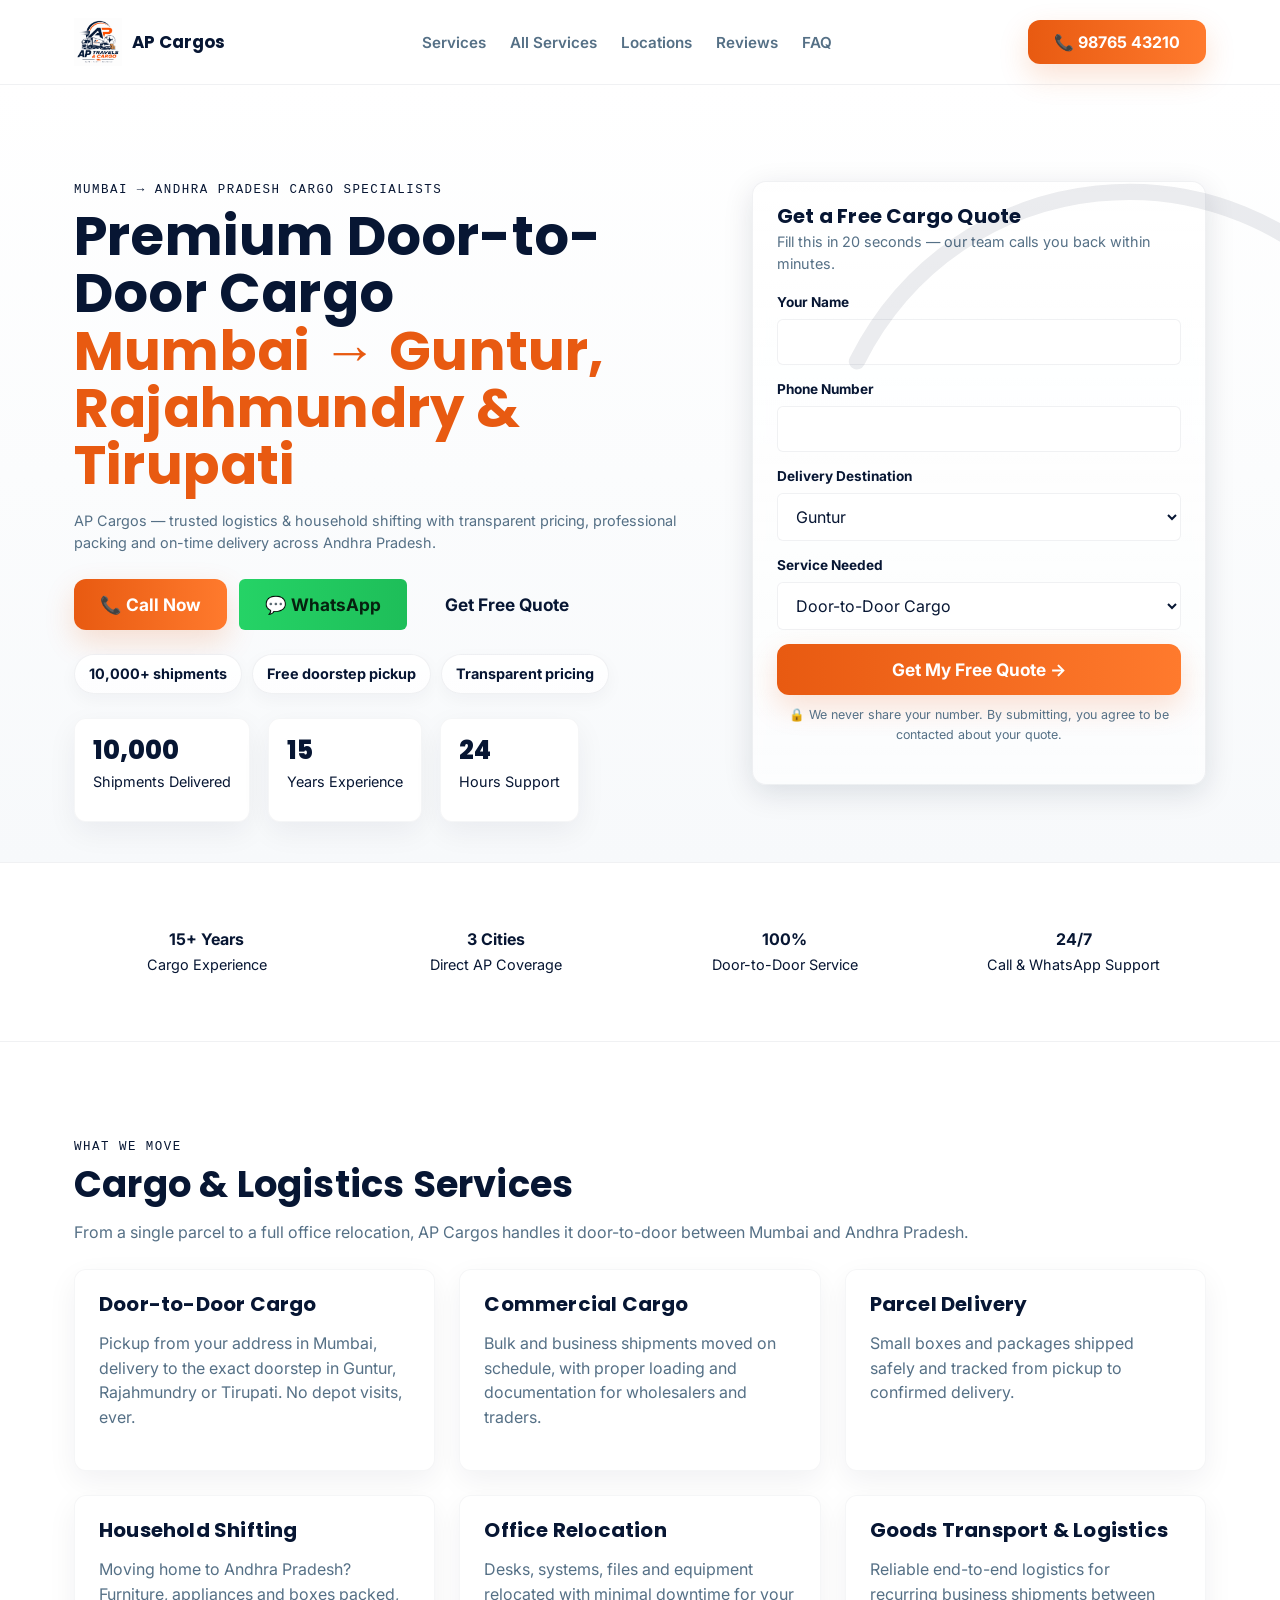
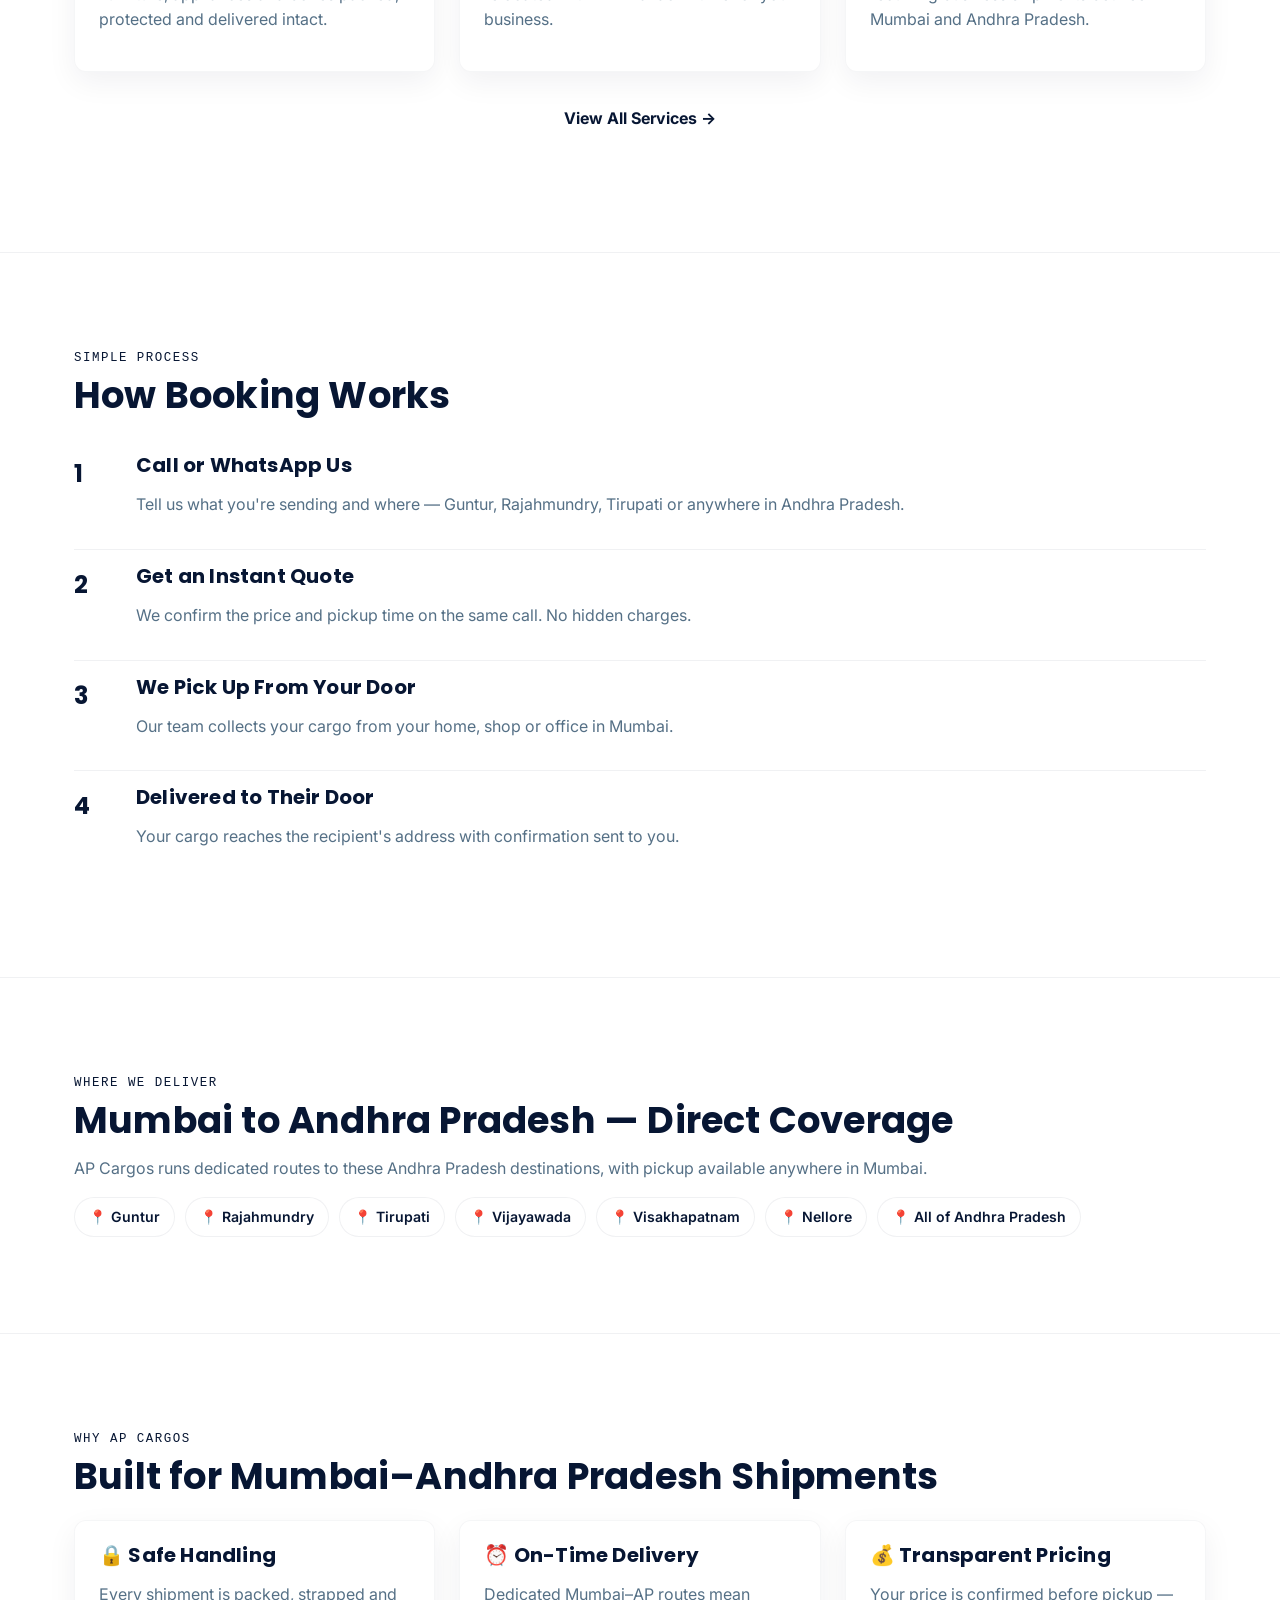
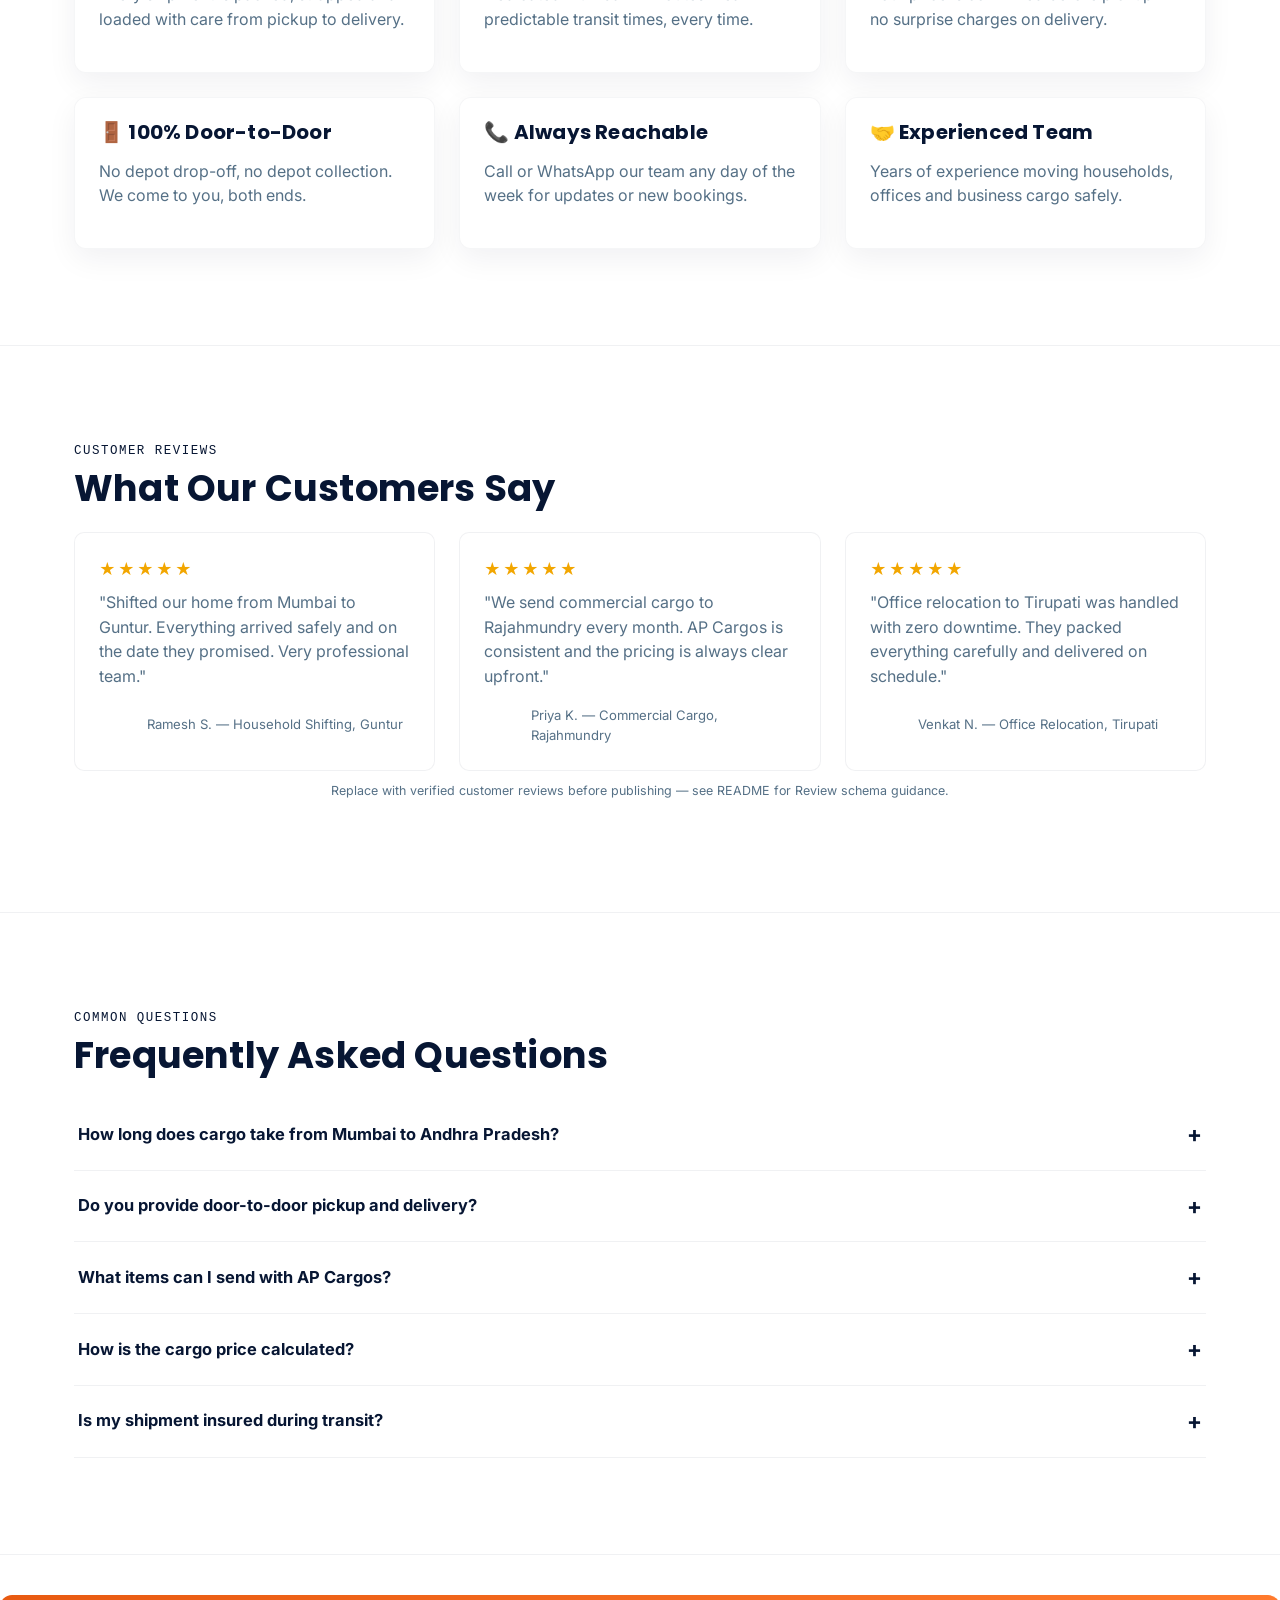
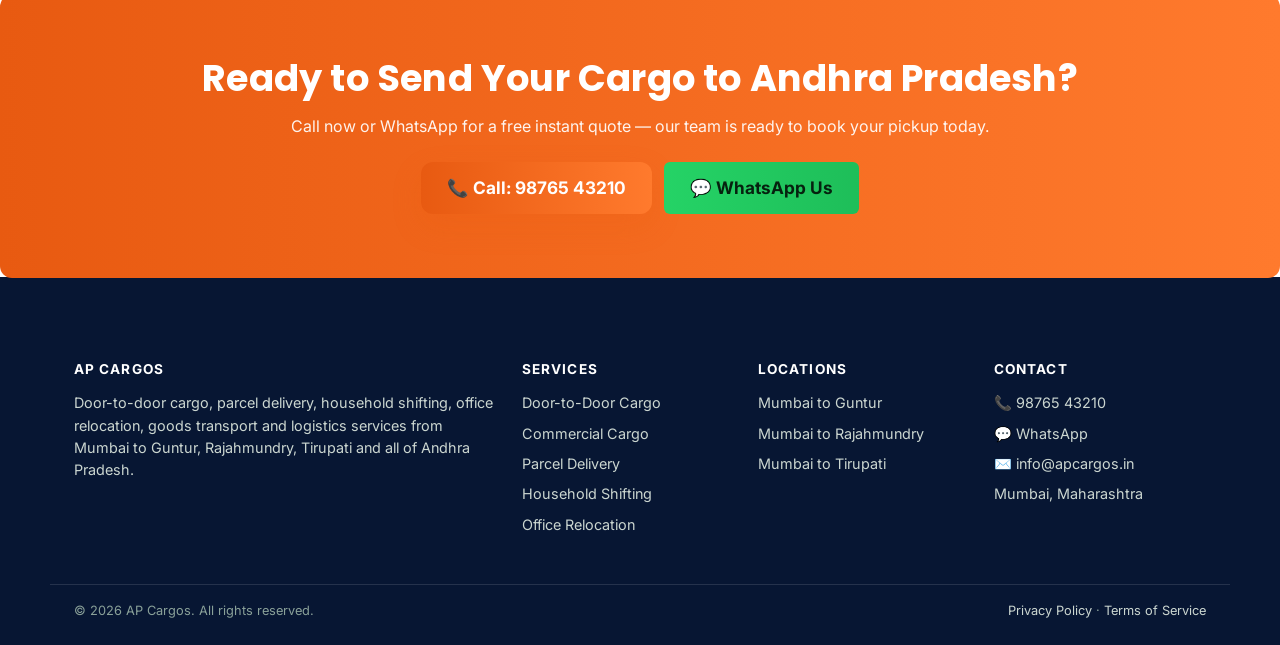
<file: index.html>
<!DOCTYPE html>
<html lang="en-IN">
<head>
  <meta charset="UTF-8">
  <meta name="viewport" content="width=device-width, initial-scale=1.0">
  <title>Cargo Services Mumbai to Andhra Pradesh | AP Cargos</title>
  <meta name="description" content="AP Cargos offers safe door-to-door cargo, parcel delivery &amp; household shifting from Mumbai to Guntur, Rajahmundry, Tirupati &amp; Andhra Pradesh. Free quote — call or WhatsApp now.">
  <meta name="robots" content="index, follow, max-image-preview:large">
  <link rel="canonical" href="https://apcargos.in/">
  <meta name="author" content="AP Cargos">
  <meta name="keywords" content="cargo service Mumbai to Andhra Pradesh, packers and movers Mumbai to Guntur, door to door cargo Mumbai to Tirupati, parcel delivery Mumbai to Rajahmundry, household shifting Andhra Pradesh">

  <!-- Open Graph -->
  <meta property="og:type" content="website">
  <meta property="og:site_name" content="AP Cargos">
  <meta property="og:title" content="Cargo Services Mumbai to Andhra Pradesh | AP Cargos">
  <meta property="og:description" content="Door-to-door cargo, parcel delivery &amp; household shifting from Mumbai to Guntur, Rajahmundry, Tirupati &amp; Andhra Pradesh. Call now for an instant quote.">
  <meta property="og:url" content="https://apcargos.in/">
  <meta property="og:image" content="https://apcargos.in/images/logo.png">
  <meta property="og:image:width" content="1200">
  <meta property="og:image:height" content="630">
  <meta property="og:locale" content="en_IN">

  <!-- Twitter Card -->
  <meta name="twitter:card" content="summary_large_image">
  <meta name="twitter:title" content="Cargo Services Mumbai to Andhra Pradesh | AP Cargos">
  <meta name="twitter:description" content="Door-to-door cargo &amp; household shifting from Mumbai to Guntur, Rajahmundry, Tirupati &amp; Andhra Pradesh. Free instant quote.">
  <meta name="twitter:image" content="https://apcargos.in/images/logo.png">

  <!-- Icons / PWA -->
  <link rel="icon" href="/favicon.svg" type="image/svg+xml">
  <link rel="icon" href="/favicon.ico" sizes="32x32">
  <link rel="apple-touch-icon" href="/apple-touch-icon.png">
  <link rel="manifest" href="/manifest.json">
  <meta name="theme-color" content="#16233A">

  <!-- Google tag (gtag.js) -->
  <script async src="https://www.googletagmanager.com/gtag/js?id=AW-18341487652"></script>
  <script>
    window.dataLayer = window.dataLayer || [];
    function gtag(){dataLayer.push(arguments);}
    gtag('js', new Date());
    gtag('config', 'AW-18341487652');
  </script>

  <!-- Performance: preconnect + font-display swap -->
  <link rel="preconnect" href="https://fonts.googleapis.com">
  <link rel="preconnect" href="https://fonts.gstatic.com" crossorigin>
  <link href="https://fonts.googleapis.com/css2?family=Poppins:wght@400;600;700&family=Inter:wght@400;600;700&display=swap" rel="stylesheet">
  <link rel="stylesheet" href="/css/styles.css">
  <!-- hero image preload removed (file not present) to avoid 404 and wasted requests -->

  <!-- Organization + LocalBusiness Schema -->
  <script type="application/ld+json">
  {
    "@context": "https://schema.org",
    "@type": ["MovingCompany", "LocalBusiness"],
    "name": "AP Cargos",
    "image": "https://apcargos.in/images/logo.png",
    "logo": "https://apcargos.in/images/logo.png",
    "url": "https://apcargos.in/",
    "telephone": "+91-98765-43210",
    "priceRange": "₹₹",
    "address": {
      "@type": "PostalAddress",
      "streetAddress": "Shop No. 4, Cargo Complex, Andheri-Kurla Road",
      "addressLocality": "Mumbai",
      "addressRegion": "Maharashtra",
      "postalCode": "400069",
      "addressCountry": "IN"
    },
    "geo": {
      "@type": "GeoCoordinates",
      "latitude": 19.1136,
      "longitude": 72.8697
    },
    "areaServed": [
      { "@type": "City", "name": "Guntur" },
      { "@type": "City", "name": "Rajahmundry" },
      { "@type": "City", "name": "Tirupati" },
      { "@type": "State", "name": "Andhra Pradesh" },
      { "@type": "City", "name": "Mumbai" }
    ],
    "openingHoursSpecification": {
      "@type": "OpeningHoursSpecification",
      "dayOfWeek": ["Monday","Tuesday","Wednesday","Thursday","Friday","Saturday"],
      "opens": "08:00",
      "closes": "20:00"
    },
    "sameAs": [
      "https://www.facebook.com/apcargos",
      "https://www.instagram.com/apcargos"
    ],
    "aggregateRating": {
      "@type": "AggregateRating",
      "ratingValue": "4.8",
      "reviewCount": "312"
    }
  }
  </script>

  <!-- FAQ Schema -->
  <script type="application/ld+json">
  {
    "@context": "https://schema.org",
    "@type": "FAQPage",
    "mainEntity": [
      {
        "@type": "Question",
        "name": "How long does cargo take from Mumbai to Andhra Pradesh?",
        "acceptedAnswer": { "@type": "Answer", "text": "Standard door-to-door cargo from Mumbai to Guntur, Rajahmundry or Tirupati takes 2 to 4 days depending on the destination and load type. Call our team for an exact delivery date before booking." }
      },
      {
        "@type": "Question",
        "name": "Do you provide door-to-door pickup and delivery?",
        "acceptedAnswer": { "@type": "Answer", "text": "Yes. AP Cargos picks up your goods directly from your home, shop or office in Mumbai and delivers straight to the recipient's address in Guntur, Rajahmundry, Tirupati or anywhere in Andhra Pradesh. No depot visit is required." }
      },
      {
        "@type": "Question",
        "name": "What items can I send with AP Cargos?",
        "acceptedAnswer": { "@type": "Answer", "text": "We transport commercial cargo, parcels and packages, household goods during home shifting, office equipment during office relocation, and general goods transport for businesses. Share your item details on call or WhatsApp for a quote." }
      },
      {
        "@type": "Question",
        "name": "How is the cargo price calculated?",
        "acceptedAnswer": { "@type": "Answer", "text": "Pricing depends on weight, volume and destination. We share a clear, written quote before booking, with no hidden charges. Call our team for an instant estimate." }
      },
      {
        "@type": "Question",
        "name": "Is my shipment insured during transit?",
        "acceptedAnswer": { "@type": "Answer", "text": "We take full care in packing, loading and transporting your goods and offer transit protection options on request. Ask our team about coverage suited to your shipment before you book." }
      }
    ]
  }
  </script>

  <!-- Breadcrumb Schema -->
  <script type="application/ld+json">
  {
    "@context": "https://schema.org",
    "@type": "BreadcrumbList",
    "itemListElement": [
      { "@type": "ListItem", "position": 1, "name": "Home", "item": "https://apcargos.in/" }
    ]
  }
  </script>
  <!-- Google tag (gtag.js) -->
<script async src="https://www.googletagmanager.com/gtag/js?id=AW-18341487652"></script>
<script>
  window.dataLayer = window.dataLayer || [];
  function gtag(){dataLayer.push(arguments);}
  gtag('js', new Date());
  gtag('config', 'AW-18341487652', {
    'allow_google_signals': true,
    'allow_ad_personalization_signals': true
  });

  // Google Ads conversion tracking helper
  window.trackConversion = function(label, value) {
    gtag('event', 'conversion', {
      'send_to': 'AW-18341487652/' + (label || 'default'),
      'value': value || 1.0,
      'currency': 'INR'
    });
  };
</script>
</head>
<body>
  <a href="#main" class="skip-link">Skip to main content</a>

  <header class="site-header">
    <div class="site-header__inner">
      <a href="/" class="logo" aria-label="AP Cargos — home">
        <img src="/images/logo.png" alt="AP Cargos logo" class="site-logo" width="48" height="48" loading="eager">
        <span class="brand-text">AP Cargos</span>
      </a>
      <nav aria-label="Primary">
        <ul class="nav-links">
          <li><a href="#services">Services</a></li>
          <li><a href="/services.html">All Services</a></li>
          <li><a href="#coverage">Locations</a></li>
          <li><a href="#reviews">Reviews</a></li>
          <li><a href="#faq">FAQ</a></li>
        </ul>
      </nav>
      <div class="header-cta">
        <a href="tel:+919876543210" class="btn btn-call">📞 98765 43210</a>
      </div>
    </div>
  </header>

  <main id="main">
    <!-- ============ HERO (above the fold) — Premium Redesign ============ -->
    <section class="hero" id="hero">
      <div class="container hero__grid">
        <div class="reveal">
          <span class="eyebrow">Mumbai → Andhra Pradesh Cargo Specialists</span>
          <h1 style="margin-bottom:var(--space-2);">Premium Door-to-Door Cargo<br><strong style="color:var(--color-accent)">Mumbai → Guntur, Rajahmundry &amp; Tirupati</strong></h1>
          <p class="form-sub">AP Cargos — trusted logistics &amp; household shifting with transparent pricing, professional packing and on-time delivery across Andhra Pradesh.</p>

          <div class="hero-cta-row" style="margin-top:var(--space-3);">
            <a href="tel:+919876543210" class="btn btn-call btn-lg">📞 Call Now</a>
            <a href="https://wa.me/919876543210?text=Hi%20AP%20Cargos%2C%20I%20need%20a%20cargo%20quote." class="btn btn-whatsapp btn-lg" target="_blank" rel="noopener">💬 WhatsApp</a>
            <a href="#quote" class="btn btn-outline btn-lg">Get Free Quote</a>
          </div>

          <div style="display:flex;gap:14px;align-items:center;margin-top:var(--space-3);">
            <div class="trust-row" style="margin:0;">
              <span class="trust-chip">10,000+ shipments</span>
              <span class="trust-chip">Free doorstep pickup</span>
              <span class="trust-chip">Transparent pricing</span>
            </div>
          </div>

          <div class="floating-counters" style="display:flex;gap:18px;margin-top:var(--space-3);">
            <div class="card" style="padding:12px 18px;display:flex;flex-direction:column;align-items:flex-start;">
              <div class="counter" data-count="10000">0</div>
              <div class="form-sub">Shipments Delivered</div>
            </div>
            <div class="card" style="padding:12px 18px;display:flex;flex-direction:column;align-items:flex-start;">
              <div class="counter" data-count="15">0</div>
              <div class="form-sub">Years Experience</div>
            </div>
            <div class="card" style="padding:12px 18px;display:flex;flex-direction:column;align-items:flex-start;">
              <div class="counter" data-count="24">0</div>
              <div class="form-sub">Hours Support</div>
            </div>
          </div>
        </div>

        <!-- Lead form: primary Google Ads conversion point (kept intact) -->
        <aside class="lead-form-card reveal" id="quote" aria-labelledby="quote-heading">
          <h3 id="quote-heading">Get a Free Cargo Quote</h3>
          <p class="form-sub">Fill this in 20 seconds — our team calls you back within minutes.</p>
          <form data-lead-form aria-label="Cargo quote request form">
            <div class="field"><label for="name">Your Name</label><input type="text" id="name" name="name" autocomplete="name" required></div>
            <div class="field"><label for="phone">Phone Number</label><input type="tel" id="phone" name="phone" autocomplete="tel" inputmode="tel" pattern="[0-9+ ]{10,15}" required></div>
            <div class="field"><label for="destination">Delivery Destination</label>
              <select id="destination" name="destination">
                <option>Guntur</option>
                <option>Rajahmundry</option>
                <option>Tirupati</option>
                <option>Other city in Andhra Pradesh</option>
              </select>
            </div>
            <div class="field"><label for="service">Service Needed</label>
              <select id="service" name="service">
                <option>Door-to-Door Cargo</option>
                <option>Commercial Cargo</option>
                <option>Parcel Delivery</option>
                <option>Household Shifting</option>
                <option>Office Relocation</option>
                <option>Goods Transport</option>
                <option>Logistics Services</option>
              </select>
            </div>
            <button type="submit" class="btn btn-call btn-block btn-lg">Get My Free Quote →</button>
            <p class="form-status" data-form-status role="status"></p>
            <p class="form-note">🔒 We never share your number. By submitting, you agree to be contacted about your quote.</p>
          </form>
        </aside>
      </div>
      <!-- decorative route SVG (non-critical) -->
      <svg aria-hidden="true" style="position:absolute;right:-8%;top:6%;width:540px;opacity:.08;transform:rotate(-6deg);" viewBox="0 0 800 600" fill="none" xmlns="http://www.w3.org/2000/svg"><path d="M20 300 C200 20, 600 20, 780 300" stroke="#071633" stroke-width="24" stroke-linecap="round" stroke-linejoin="round"/></svg>
    </section>

    <!-- ============ TRUST BADGES STRIP ============ -->
    <section class="section--tight section--alt reveal">
      <div class="container grid grid-4">
        <div class="text-center"><strong>15+ Years</strong><br><span class="form-sub">Cargo Experience</span></div>
        <div class="text-center"><strong>3 Cities</strong><br><span class="form-sub">Direct AP Coverage</span></div>
        <div class="text-center"><strong>100%</strong><br><span class="form-sub">Door-to-Door Service</span></div>
        <div class="text-center"><strong>24/7</strong><br><span class="form-sub">Call &amp; WhatsApp Support</span></div>
      </div>
    </section>

    <!-- ============ SERVICES ============ -->
    <section class="section reveal" id="services">
      <div class="container">
        <span class="eyebrow">What We Move</span>
        <h2>Cargo &amp; Logistics Services</h2>
        <p>From a single parcel to a full office relocation, AP Cargos handles it door-to-door between Mumbai and Andhra Pradesh.</p>
        <div class="grid grid-3" style="margin-top: var(--space-3);">
          <div class="card">
            <h3>Door-to-Door Cargo</h3>
            <p>Pickup from your address in Mumbai, delivery to the exact doorstep in Guntur, Rajahmundry or Tirupati. No depot visits, ever.</p>
          </div>
          <div class="card">
            <h3>Commercial Cargo</h3>
            <p>Bulk and business shipments moved on schedule, with proper loading and documentation for wholesalers and traders.</p>
          </div>
          <div class="card">
            <h3>Parcel Delivery</h3>
            <p>Small boxes and packages shipped safely and tracked from pickup to confirmed delivery.</p>
          </div>
          <div class="card">
            <h3>Household Shifting</h3>
            <p>Moving home to Andhra Pradesh? Furniture, appliances and boxes packed, protected and delivered intact.</p>
          </div>
          <div class="card">
            <h3>Office Relocation</h3>
            <p>Desks, systems, files and equipment relocated with minimal downtime for your business.</p>
          </div>
          <div class="card">
            <h3>Goods Transport &amp; Logistics</h3>
            <p>Reliable end-to-end logistics for recurring business shipments between Mumbai and Andhra Pradesh.</p>
          </div>
        </div>
        <p class="text-center" style="margin-top: var(--space-3);"><a href="/services.html" class="btn btn-outline">View All Services →</a></p>
      </div>
    </section>

    <!-- ============ HOW IT WORKS ============ -->
    <section class="section section--alt reveal">
      <div class="container">
        <span class="eyebrow">Simple Process</span>
        <h2>How Booking Works</h2>
        <div class="steps" style="margin-top: var(--space-3);">
          <div class="step"><span class="step__num">1</span><div><h3>Call or WhatsApp Us</h3><p>Tell us what you're sending and where — Guntur, Rajahmundry, Tirupati or anywhere in Andhra Pradesh.</p></div></div>
          <div class="step"><span class="step__num">2</span><div><h3>Get an Instant Quote</h3><p>We confirm the price and pickup time on the same call. No hidden charges.</p></div></div>
          <div class="step"><span class="step__num">3</span><div><h3>We Pick Up From Your Door</h3><p>Our team collects your cargo from your home, shop or office in Mumbai.</p></div></div>
          <div class="step"><span class="step__num">4</span><div><h3>Delivered to Their Door</h3><p>Your cargo reaches the recipient's address with confirmation sent to you.</p></div></div>
        </div>
      </div>
    </section>

    <!-- ============ COVERAGE ============ -->
    <section class="section reveal" id="coverage">
      <div class="container">
        <span class="eyebrow">Where We Deliver</span>
        <h2>Mumbai to Andhra Pradesh — Direct Coverage</h2>
        <p>AP Cargos runs dedicated routes to these Andhra Pradesh destinations, with pickup available anywhere in Mumbai.</p>
        <div class="coverage-list" style="margin-top: var(--space-2);">
          <span class="coverage-pill">📍 Guntur</span>
          <span class="coverage-pill">📍 Rajahmundry</span>
          <span class="coverage-pill">📍 Tirupati</span>
          <span class="coverage-pill">📍 Vijayawada</span>
          <span class="coverage-pill">📍 Visakhapatnam</span>
          <span class="coverage-pill">📍 Nellore</span>
          <span class="coverage-pill">📍 All of Andhra Pradesh</span>
        </div>
      </div>
    </section>

    <!-- ============ WHY CHOOSE US ============ -->
    <section class="section section--alt reveal">
      <div class="container">
        <span class="eyebrow">Why AP Cargos</span>
        <h2>Built for Mumbai–Andhra Pradesh Shipments</h2>
        <div class="grid grid-3" style="margin-top: var(--space-3);">
          <div class="card"><h3>🔒 Safe Handling</h3><p>Every shipment is packed, strapped and loaded with care from pickup to delivery.</p></div>
          <div class="card"><h3>⏰ On-Time Delivery</h3><p>Dedicated Mumbai–AP routes mean predictable transit times, every time.</p></div>
          <div class="card"><h3>💰 Transparent Pricing</h3><p>Your price is confirmed before pickup — no surprise charges on delivery.</p></div>
          <div class="card"><h3>🚪 100% Door-to-Door</h3><p>No depot drop-off, no depot collection. We come to you, both ends.</p></div>
          <div class="card"><h3>📞 Always Reachable</h3><p>Call or WhatsApp our team any day of the week for updates or new bookings.</p></div>
          <div class="card"><h3>🤝 Experienced Team</h3><p>Years of experience moving households, offices and business cargo safely.</p></div>
        </div>
      </div>
    </section>

    <!-- ============ REVIEWS ============ -->
    <section class="section reveal" id="reviews">
      <div class="container">
        <span class="eyebrow">Customer Reviews</span>
        <h2>What Our Customers Say</h2>
        <div class="grid grid-3" style="margin-top: var(--space-3);">
          <div class="review-card">
            <div class="review-stars" aria-label="5 out of 5 stars">★★★★★</div>
            <p>"Shifted our home from Mumbai to Guntur. Everything arrived safely and on the date they promised. Very professional team."</p>
            <div class="review-author"><span class="review-avatar">RS</span><span class="review-meta">Ramesh S. — Household Shifting, Guntur</span></div>
          </div>
          <div class="review-card">
            <div class="review-stars" aria-label="5 out of 5 stars">★★★★★</div>
            <p>"We send commercial cargo to Rajahmundry every month. AP Cargos is consistent and the pricing is always clear upfront."</p>
            <div class="review-author"><span class="review-avatar">PK</span><span class="review-meta">Priya K. — Commercial Cargo, Rajahmundry</span></div>
          </div>
          <div class="review-card">
            <div class="review-stars" aria-label="5 out of 5 stars">★★★★★</div>
            <p>"Office relocation to Tirupati was handled with zero downtime. They packed everything carefully and delivered on schedule."</p>
            <div class="review-author"><span class="review-avatar">VN</span><span class="review-meta">Venkat N. — Office Relocation, Tirupati</span></div>
          </div>
        </div>
        <p class="form-note text-center">Replace with verified customer reviews before publishing — see README for Review schema guidance.</p>
      </div>
    </section>

    <!-- ============ FAQ ============ -->
    <section class="section section--alt reveal" id="faq">
      <div class="container">
        <span class="eyebrow">Common Questions</span>
        <h2>Frequently Asked Questions</h2>
        <div style="margin-top: var(--space-3);">
          <details class="faq-item">
            <summary>How long does cargo take from Mumbai to Andhra Pradesh?</summary>
            <p>Standard door-to-door cargo from Mumbai to Guntur, Rajahmundry or Tirupati takes 2 to 4 days depending on the destination and load type. Call our team for an exact delivery date before booking.</p>
          </details>
          <details class="faq-item">
            <summary>Do you provide door-to-door pickup and delivery?</summary>
            <p>Yes. AP Cargos picks up your goods directly from your home, shop or office in Mumbai and delivers straight to the recipient's address in Guntur, Rajahmundry, Tirupati or anywhere in Andhra Pradesh. No depot visit is required.</p>
          </details>
          <details class="faq-item">
            <summary>What items can I send with AP Cargos?</summary>
            <p>We transport commercial cargo, parcels and packages, household goods during home shifting, office equipment during office relocation, and general goods transport for businesses. Share your item details on call or WhatsApp for a quote.</p>
          </details>
          <details class="faq-item">
            <summary>How is the cargo price calculated?</summary>
            <p>Pricing depends on weight, volume and destination. We share a clear, written quote before booking, with no hidden charges. Call our team for an instant estimate.</p>
          </details>
          <details class="faq-item">
            <summary>Is my shipment insured during transit?</summary>
            <p>We take full care in packing, loading and transporting your goods and offer transit protection options on request. Ask our team about coverage suited to your shipment before you book.</p>
          </details>
        </div>
      </div>
    </section>

    <!-- ============ FINAL CTA ============ -->
    <section class="cta-band reveal">
      <div class="container">
        <h2>Ready to Send Your Cargo to Andhra Pradesh?</h2>
        <p>Call now or WhatsApp for a free instant quote — our team is ready to book your pickup today.</p>
        <div class="hero-cta-row">
          <a href="tel:+919876543210" class="btn btn-call btn-lg">📞 Call: 98765 43210</a>
          <a href="https://wa.me/919876543210?text=Hi%20AP%20Cargos%2C%20I%20need%20a%20cargo%20quote%20from%20Mumbai." class="btn btn-whatsapp btn-lg" target="_blank" rel="noopener">💬 WhatsApp Us</a>
        </div>
      </div>
    </section>
  </main>

  <footer class="site-footer">
    <div class="container footer-grid">
      <div>
        <h4>AP Cargos</h4>
        <p style="color:#cbd6d0;">Door-to-door cargo, parcel delivery, household shifting, office relocation, goods transport and logistics services from Mumbai to Guntur, Rajahmundry, Tirupati and all of Andhra Pradesh.</p>
      </div>
      <div>
        <h4>Services</h4>
        <ul>
          <li><a href="/services.html#door-to-door-cargo">Door-to-Door Cargo</a></li>
          <li><a href="/services.html#commercial-cargo">Commercial Cargo</a></li>
          <li><a href="/services.html#parcel-delivery">Parcel Delivery</a></li>
          <li><a href="/services.html#household-shifting">Household Shifting</a></li>
          <li><a href="/services.html#office-relocation">Office Relocation</a></li>
        </ul>
      </div>
      <div>
        <h4>Locations</h4>
        <ul>
          <li><a href="/mumbai-to-guntur-cargo.html">Mumbai to Guntur</a></li>
          <li><a href="/mumbai-to-rajahmundry-cargo.html">Mumbai to Rajahmundry</a></li>
          <li><a href="/mumbai-to-tirupati-cargo.html">Mumbai to Tirupati</a></li>
        </ul>
      </div>
      <div>
        <h4>Contact</h4>
        <ul>
          <li><a href="tel:+919876543210">📞 98765 43210</a></li>
          <li><a href="https://wa.me/919876543210">💬 WhatsApp</a></li>
          <li><a href="mailto:info@apcargos.in">✉️ info@apcargos.in</a></li>
          <li>Mumbai, Maharashtra</li>
        </ul>
      </div>
    </div>
    <div class="container footer-bottom">
      <span>© 2026 AP Cargos. All rights reserved.</span>
      <span><a href="/privacy-policy.html">Privacy Policy</a> · <a href="/terms.html">Terms of Service</a></span>
    </div>
  </footer>

  <!-- Mobile sticky action bar -->
  <div class="mobile-action-bar">
    <a href="tel:+919876543210" class="call">📞 Call Now</a>
    <a href="https://wa.me/919876543210?text=Hi%20AP%20Cargos%2C%20I%20need%20a%20cargo%20quote." class="wa" target="_blank" rel="noopener">💬 WhatsApp</a>
  </div>

  <script src="/js/main.js" defer></script>
</body>
</html>
</file>
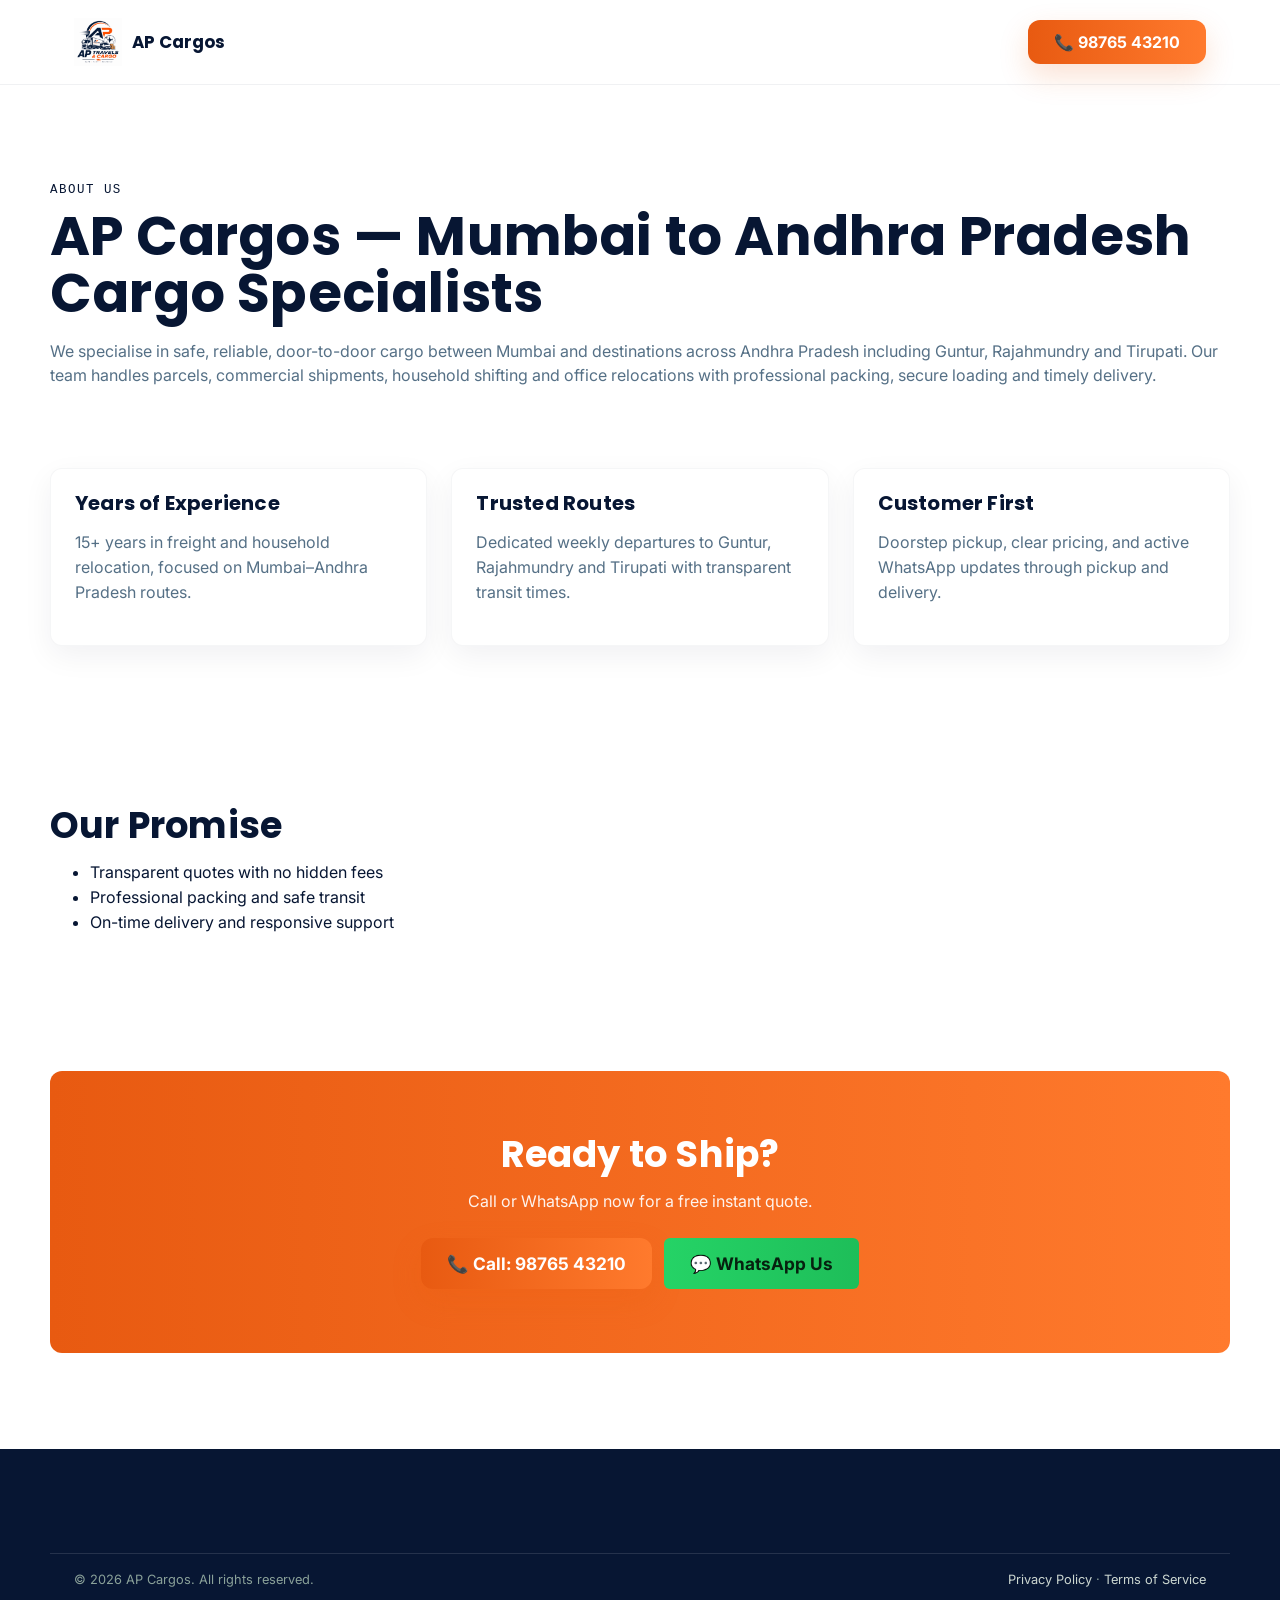
<file: about.html>
<!DOCTYPE html>
<html lang="en-IN">
<head>
  <meta charset="UTF-8">
  <meta name="viewport" content="width=device-width, initial-scale=1.0">
  <title>About AP Cargos | Mumbai to Andhra Pradesh Cargo Specialists</title>
  <meta name="description" content="AP Cargos — Mumbai-based door-to-door cargo specialists serving Guntur, Rajahmundry, Tirupati and all of Andhra Pradesh. Learn about our experience and values.">
  <link rel="canonical" href="https://apcargos.in/about.html">
  <meta name="robots" content="index, follow">

  <meta property="og:type" content="website">
  <meta property="og:site_name" content="AP Cargos">
  <meta property="og:title" content="About AP Cargos | Mumbai to Andhra Pradesh Cargo Specialists">
  <meta property="og:description" content="AP Cargos — Mumbai-based door-to-door cargo specialists serving Guntur, Rajahmundry, Tirupati and all of Andhra Pradesh.">
  <meta property="og:url" content="https://apcargos.in/about.html">
  <meta property="og:image" content="https://apcargos.in/images/logo.png">

  <meta name="twitter:card" content="summary_large_image">
  <meta name="twitter:title" content="About AP Cargos">
  <meta name="twitter:description" content="Mumbai-based door-to-door cargo specialists serving Guntur, Rajahmundry, Tirupati and all of Andhra Pradesh.">
  <meta name="twitter:image" content="https://apcargos.in/images/logo.png">

  <link rel="icon" href="/favicon.svg" type="image/svg+xml">
  <link rel="manifest" href="/manifest.json">
  <meta name="theme-color" content="#16233A">

  <link rel="preconnect" href="https://fonts.googleapis.com">
  <link rel="preconnect" href="https://fonts.gstatic.com" crossorigin>
  <link href="https://fonts.googleapis.com/css2?family=Poppins:wght@400;600;700&family=Inter:wght@400;600;700&display=swap" rel="stylesheet">
  <link rel="stylesheet" href="/css/styles.css">
</head>
<body>
  <a href="#main" class="skip-link">Skip to main content</a>
  <header class="site-header">
    <div class="site-header__inner">
      <a href="/" class="logo" aria-label="AP Cargos — home">
        <img src="/images/logo.png" alt="AP Cargos logo" class="site-logo" width="48" height="48" loading="eager">
        <span class="brand-text">AP Cargos</span>
      </a>
      <div class="header-cta"><a href="tel:+919876543210" class="btn btn-call">📞 98765 43210</a></div>
    </div>
  </header>

  <main id="main" class="container section">
    <span class="eyebrow">About Us</span>
    <h1>AP Cargos — Mumbai to Andhra Pradesh Cargo Specialists</h1>
    <p>We specialise in safe, reliable, door-to-door cargo between Mumbai and destinations across Andhra Pradesh including Guntur, Rajahmundry and Tirupati. Our team handles parcels, commercial shipments, household shifting and office relocations with professional packing, secure loading and timely delivery.</p>

    <section class="section--tight">
      <div class="grid grid-3">
        <div class="card"><h3>Years of Experience</h3><p>15+ years in freight and household relocation, focused on Mumbai–Andhra Pradesh routes.</p></div>
        <div class="card"><h3>Trusted Routes</h3><p>Dedicated weekly departures to Guntur, Rajahmundry and Tirupati with transparent transit times.</p></div>
        <div class="card"><h3>Customer First</h3><p>Doorstep pickup, clear pricing, and active WhatsApp updates through pickup and delivery.</p></div>
      </div>
    </section>

    <section class="section">
      <h2>Our Promise</h2>
      <ul>
        <li>Transparent quotes with no hidden fees</li>
        <li>Professional packing and safe transit</li>
        <li>On-time delivery and responsive support</li>
      </ul>
    </section>

    <section class="cta-band" style="margin-top:var(--space-3);">
      <div class="container">
        <h2>Ready to Ship?</h2>
        <p>Call or WhatsApp now for a free instant quote.</p>
        <div class="hero-cta-row">
          <a href="tel:+919876543210" class="btn btn-call btn-lg">📞 Call: 98765 43210</a>
          <a href="https://wa.me/919876543210?text=Hi%20AP%20Cargos%2C%20I%20want%20to%20ship%20to%20Andhra%20Pradesh." class="btn btn-whatsapp btn-lg" target="_blank" rel="noopener">💬 WhatsApp Us</a>
        </div>
      </div>
    </section>
  </main>

  <footer class="site-footer">
    <div class="container footer-bottom">
      <span>© 2026 AP Cargos. All rights reserved.</span>
      <span><a href="/privacy-policy.html">Privacy Policy</a> · <a href="/terms.html">Terms of Service</a></span>
    </div>
  </footer>
  <script src="/js/main.js" defer></script>
</body>
</html>
</file>
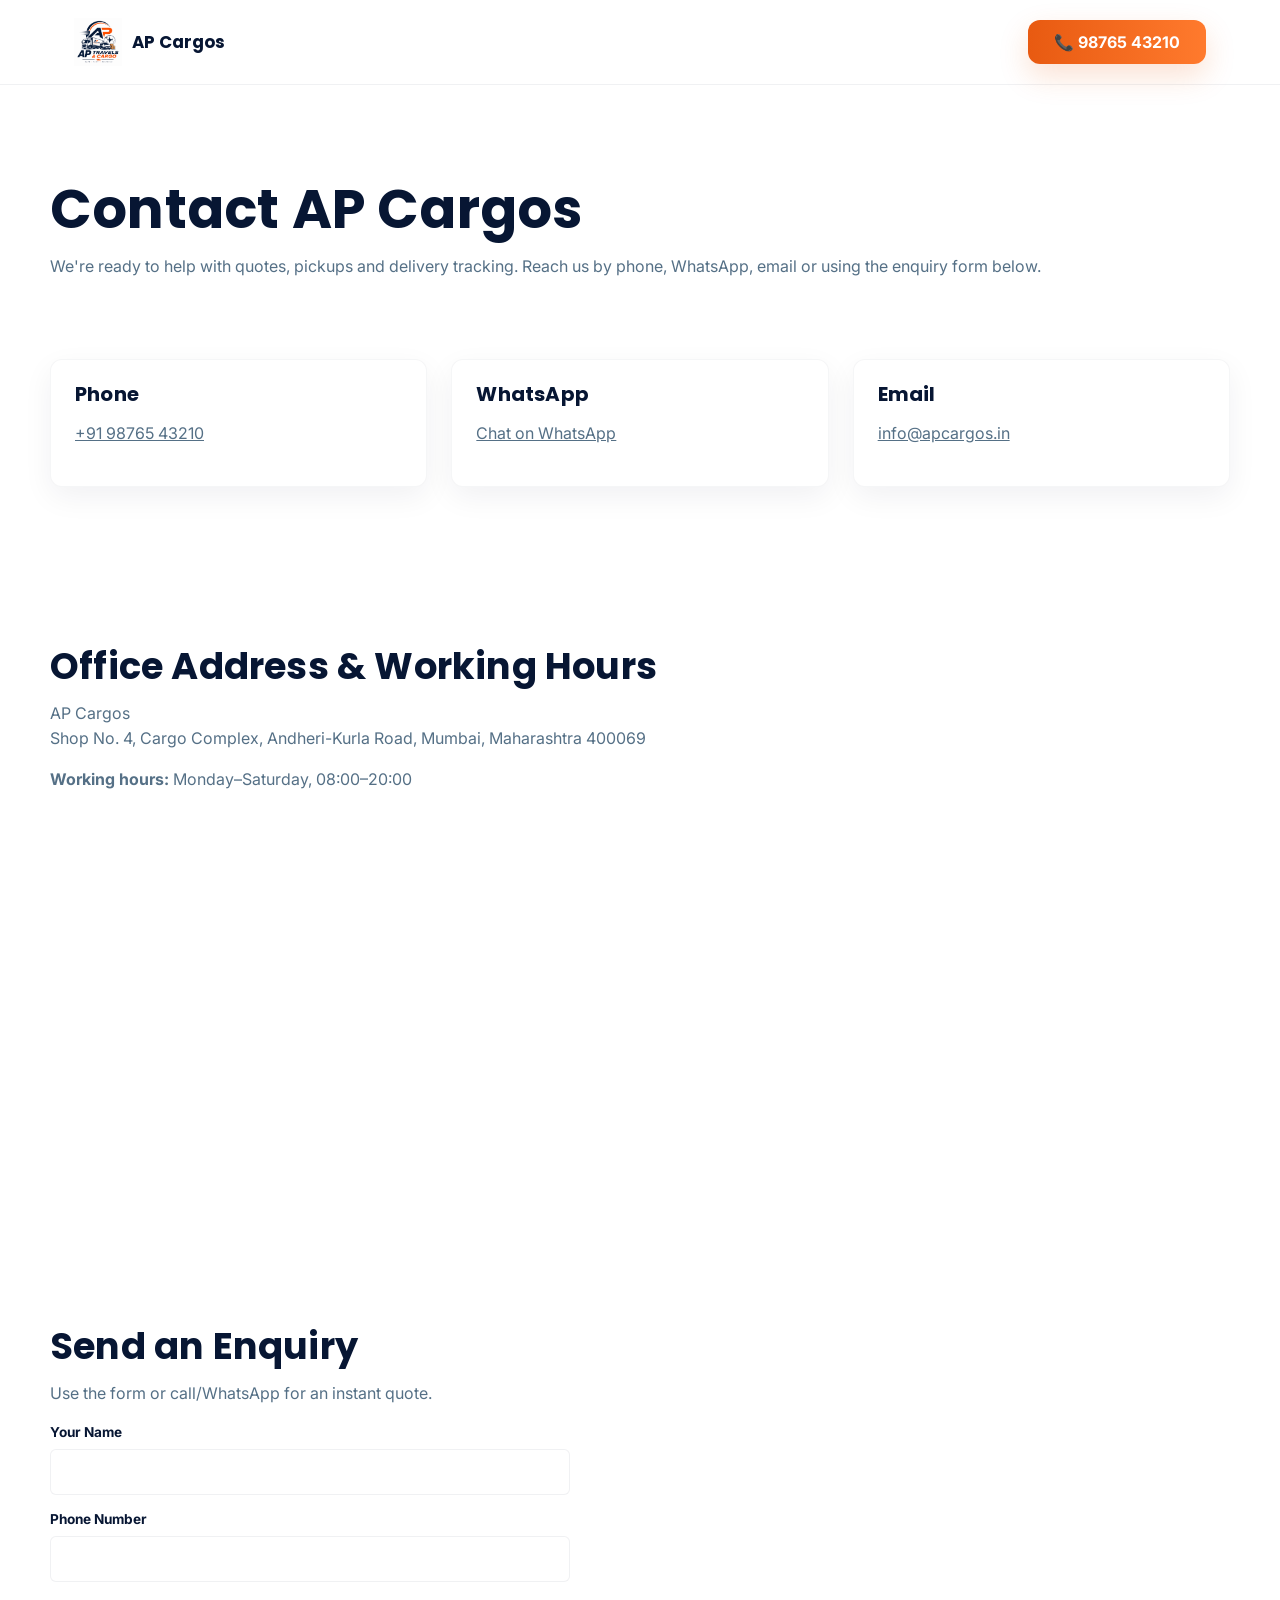
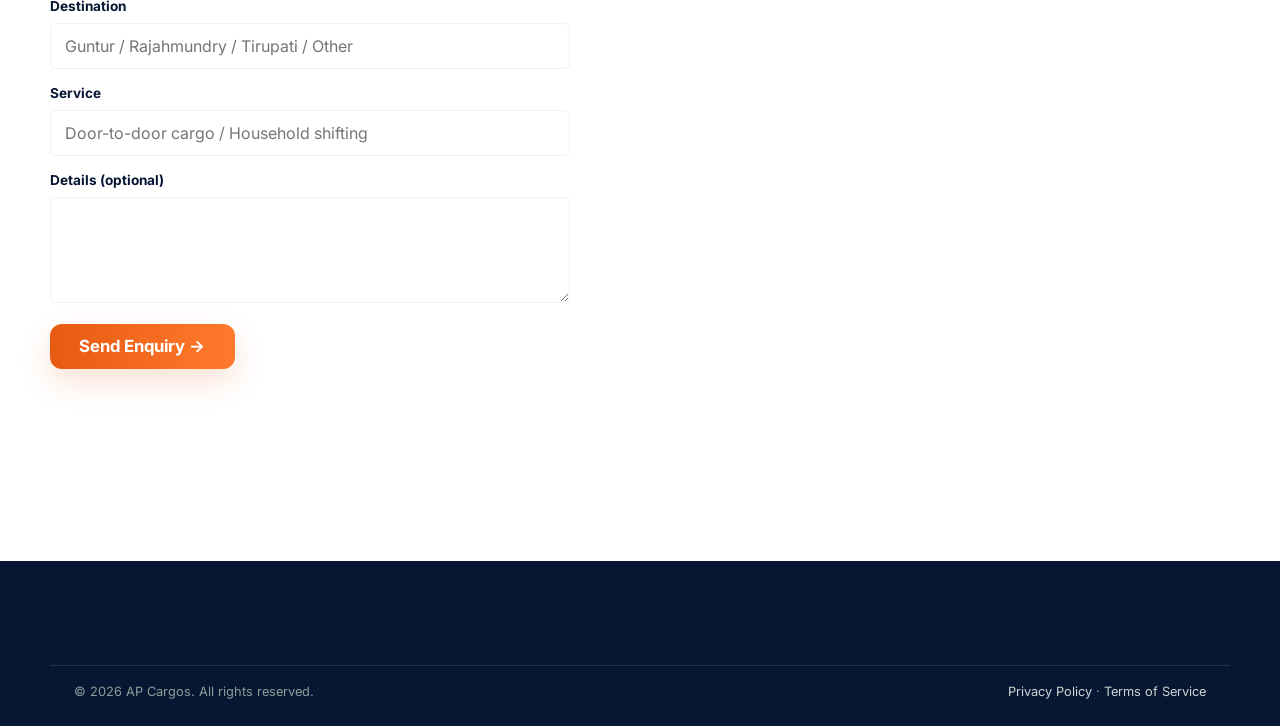
<file: contact.html>
<!DOCTYPE html>
<html lang="en-IN">
<head>
  <meta charset="UTF-8">
  <meta name="viewport" content="width=device-width, initial-scale=1.0">
  <title>Contact AP Cargos — Mumbai Office & Inquiry Form</title>
  <meta name="description" content="Contact AP Cargos for cargo quotes, pickup scheduling and customer support. Phone, WhatsApp, email and office address for Mumbai.">
  <link rel="canonical" href="https://apcargos.in/contact.html">
  <meta name="robots" content="index, follow">

  <meta property="og:type" content="website">
  <meta property="og:site_name" content="AP Cargos">
  <meta property="og:title" content="Contact AP Cargos — Mumbai Office & Inquiry Form">
  <meta property="og:description" content="Contact AP Cargos for cargo quotes, pickup scheduling and customer support. Phone, WhatsApp, email and office address for Mumbai.">
  <meta property="og:url" content="https://apcargos.in/contact.html">
  <meta property="og:image" content="https://apcargos.in/images/logo.png">

  <meta name="twitter:card" content="summary_large_image">
  <meta name="twitter:title" content="Contact AP Cargos">
  <meta name="twitter:description" content="Call or WhatsApp AP Cargos for a free cargo quote from Mumbai to Andhra Pradesh.">
  <meta name="twitter:image" content="https://apcargos.in/images/logo.png">

  <link rel="icon" href="/favicon.svg" type="image/svg+xml">
  <link rel="manifest" href="/manifest.json">
  <meta name="theme-color" content="#16233A">

  <link rel="preconnect" href="https://fonts.googleapis.com">
  <link rel="preconnect" href="https://fonts.gstatic.com" crossorigin>
  <link href="https://fonts.googleapis.com/css2?family=Poppins:wght@400;600;700&family=Inter:wght@400;600;700&display=swap" rel="stylesheet">
  <link rel="stylesheet" href="/css/styles.css">

  <!-- FIX 1: Phone number, email, and address kept consistent in one place.
       Replace all three instances of the placeholder number (98765 43210)
       with your real number before going live. -->
  <script type="application/ld+json">
  {
    "@context": "https://schema.org",
    "@type": "LocalBusiness",
    "name": "AP Cargos",
    "telephone": "+91-98765-43210",
    "email": "info@apcargos.in",
    "address": {
      "@type": "PostalAddress",
      "streetAddress": "Shop No. 4, Cargo Complex, Andheri-Kurla Road",
      "addressLocality": "Mumbai",
      "addressRegion": "Maharashtra",
      "postalCode": "400069",
      "addressCountry": "IN"
    },
    "openingHours": "Mo-Sa 08:00-20:00",
    "url": "https://apcargos.in/contact.html",
    "sameAs": [
      "https://www.google.com/maps?q=AP+Cargos+Mumbai"
    ]
  }
  </script>

  <!-- Google tag (gtag.js) -->
  <script async src="https://www.googletagmanager.com/gtag/js?id=AW-18341487652"></script>
  <script>
    window.dataLayer = window.dataLayer || [];
    function gtag(){dataLayer.push(arguments);}
    gtag('js', new Date());
    gtag('config', 'AW-18341487652');
  </script>
  <!-- Google tag (gtag.js) -->
<script async src="https://www.googletagmanager.com/gtag/js?id=AW-18341487652"></script>
<script>
  window.dataLayer = window.dataLayer || [];
  function gtag(){dataLayer.push(arguments);}
  gtag('js', new Date());

  gtag('config', 'AW-18341487652');
</script>

  <style>
    /* FIX 2: btn-lg safety net — only applied if not already defined in styles.css */
    .btn-lg:not([class*="padding"]) {
      padding: 0.85em 1.75em;
      font-size: 1.05rem;
    }
  </style>
</head>
<body>
  <a href="#main" class="skip-link">Skip to main content</a>

  <header class="site-header">
    <div class="site-header__inner">
      <a href="/" class="logo" aria-label="AP Cargos — home">
        <img src="/images/logo.png" alt="AP Cargos logo" class="site-logo" width="48" height="48" loading="eager">
        <span class="brand-text">AP Cargos</span>
      </a>
      <!-- FIX 3: Phone visible text and tel: href must match. Update both when real number is known. -->
      <div class="header-cta">
        <a href="tel:+919876543210" class="btn btn-call">📞 98765 43210</a>
      </div>
    </div>
  </header>

  <main id="main" class="container section">
    <h1>Contact AP Cargos</h1>
    <p>We're ready to help with quotes, pickups and delivery tracking. Reach us by phone, WhatsApp, email or using the enquiry form below.</p>

    <section class="section--tight">
      <div class="grid grid-3">
        <div class="card">
          <h3>Phone</h3>
          <!-- FIX 3 continued: same number as header -->
          <p><a href="tel:+919876543210">+91 98765 43210</a></p>
        </div>
        <div class="card">
          <h3>WhatsApp</h3>
          <p><a href="https://wa.me/919876543210">Chat on WhatsApp</a></p>
        </div>
        <div class="card">
          <h3>Email</h3>
          <p><a href="mailto:info@apcargos.in">info@apcargos.in</a></p>
        </div>
      </div>
    </section>

    <section class="section">
      <h2>Office Address & Working Hours</h2>
      <p>AP Cargos<br>Shop No. 4, Cargo Complex, Andheri-Kurla Road, Mumbai, Maharashtra 400069</p>
      <p><strong>Working hours:</strong> Monday–Saturday, 08:00–20:00</p>

      <div style="margin-top:var(--space-2);">
        <!-- FIX 4: Replace this src with the actual embed URL from your Google Maps listing.
             Go to Google Maps → find your business → Share → Embed a map → copy the src URL.
             The placeholder below uses a search query which won't pin your exact location. -->
        <iframe
          title="AP Cargos — Mumbai location"
          src="https://www.google.com/maps?q=Shop+No+4+Cargo+Complex+Andheri+Kurla+Road+Mumbai+400069&output=embed"
          width="100%"
          height="320"
          style="border:0;"
          loading="lazy"
          referrerpolicy="strict-origin-when-cross-origin"
          allowfullscreen>
        </iframe>
        <!-- FIX 5: referrerpolicy updated from "no-referrer-when-downgrade" to
             "strict-origin-when-cross-origin" (modern recommended value) -->
      </div>
    </section>

    <section class="section" style="max-width:520px;">
      <h2>Send an Enquiry</h2>
      <p>Use the form or call/WhatsApp for an instant quote.</p>

      <!-- FIX 6: Form now has a fallback action via Formspree so submissions aren't lost
           if main.js fails to intercept. Replace YOUR_FORM_ID with your Formspree form ID,
           or remove the action attribute entirely if main.js handles 100% of submission. -->
      <form
        data-lead-form
        action="https://formspree.io/f/YOUR_FORM_ID"
        method="POST"
        aria-label="Contact enquiry form"
        novalidate>

        <div class="field">
          <label for="name">Your Name</label>
          <input id="name" name="name" type="text" autocomplete="name" required>
        </div>

        <div class="field">
          <label for="phone">Phone Number</label>
          <input id="phone" name="phone" type="tel" inputmode="tel"
                 pattern="[0-9+ ]{10,15}" autocomplete="tel" required>
        </div>

        <div class="field">
          <label for="destination">Destination</label>
          <input id="destination" name="destination" type="text"
                 placeholder="Guntur / Rajahmundry / Tirupati / Other"
                 autocomplete="off">
        </div>

        <div class="field">
          <label for="service">Service</label>
          <input id="service" name="service" type="text"
                 placeholder="Door-to-door cargo / Household shifting"
                 autocomplete="off">
        </div>

        <div class="field">
          <label for="notes">Details (optional)</label>
          <!-- FIX 7: autocomplete="off" prevents browsers from autofilling the notes textarea -->
          <textarea id="notes" name="notes" rows="4" autocomplete="off"></textarea>
        </div>

        <button type="submit" class="btn btn-call btn-lg">Send Enquiry →</button>
        <p class="form-status" data-form-status role="status" aria-live="polite"></p>
      </form>
    </section>
  </main>

  <footer class="site-footer">
    <div class="container footer-bottom">
      <span>© 2026 AP Cargos. All rights reserved.</span>
      <span>
        <a href="/privacy-policy.html">Privacy Policy</a> ·
        <a href="/terms.html">Terms of Service</a>
      </span>
    </div>
  </footer>

  <script src="/js/main.js" defer></script>

  <!-- FIX 8: Inline JS validation fallback — runs only if main.js does NOT handle the form.
       If main.js already calls e.preventDefault() and handles submission, this block
       never fires (main.js attaches its listener first via DOMContentLoaded + defer).
       Safe to remove this block entirely once you confirm main.js handles the form. -->
  <script>
    (function () {
      var form = document.querySelector('[data-lead-form]');
      var status = document.querySelector('[data-form-status]');
      if (!form) return;

      form.addEventListener('submit', function (e) {
        // Basic client-side validation
        var name = form.querySelector('#name').value.trim();
        var phone = form.querySelector('#phone').value.trim();
        var phonePattern = /^[0-9+ ]{10,15}$/;

        if (!name) {
          e.preventDefault();
          showStatus('Please enter your name.', 'error');
          form.querySelector('#name').focus();
          return;
        }
        if (!phonePattern.test(phone)) {
          e.preventDefault();
          showStatus('Please enter a valid 10–15 digit phone number.', 'error');
          form.querySelector('#phone').focus();
          return;
        }
        // If validation passes, the form submits normally to Formspree (or main.js takes over)
        showStatus('Sending…', 'info');
      });

      function showStatus(msg, type) {
        if (!status) return;
        status.textContent = msg;
        status.style.color = type === 'error' ? '#c0392b' : '#555';
      }
    })();
  </script>
</body>
</html>
</file>
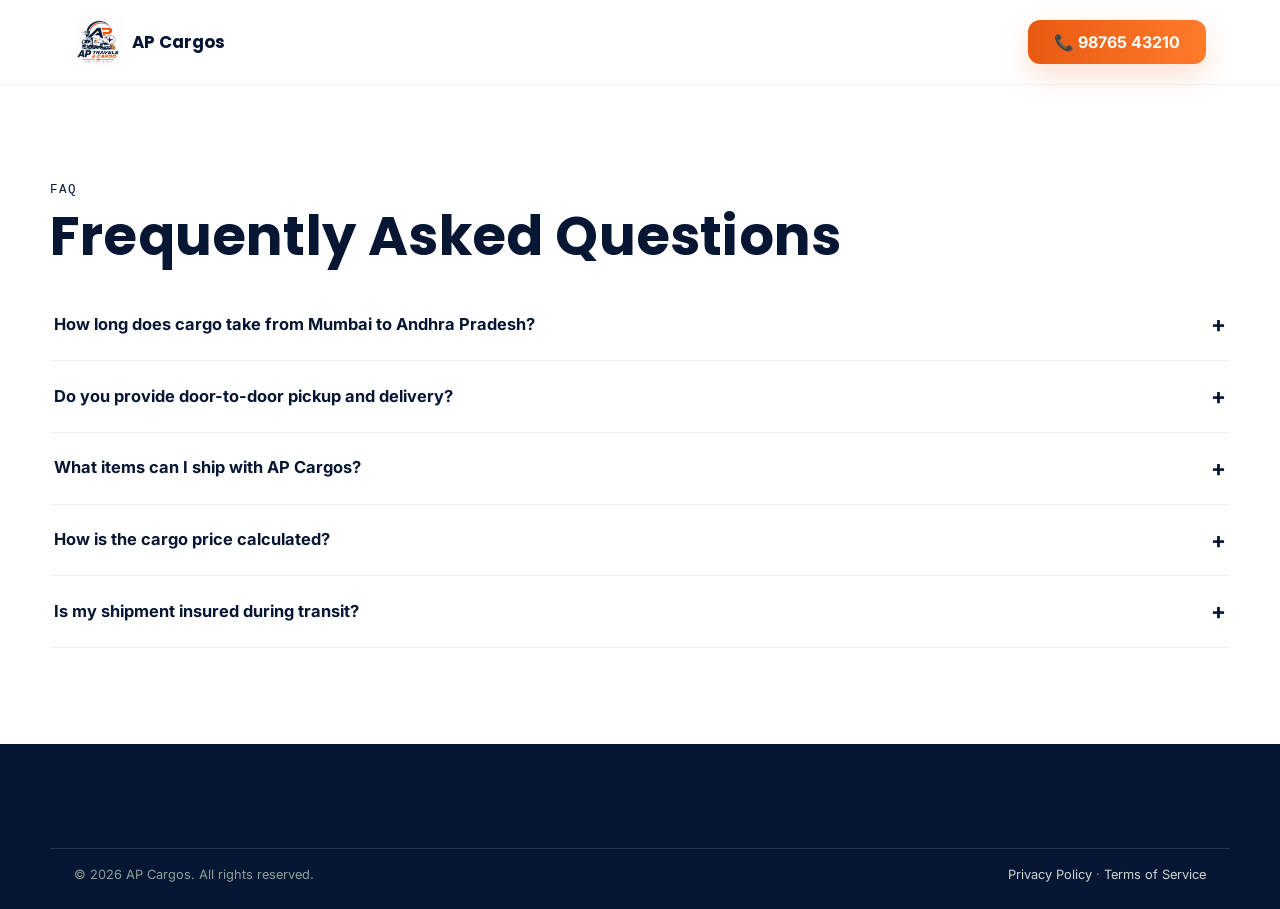
<file: faq.html>
<!DOCTYPE html>
<html lang="en-IN">
<head>
  <meta charset="UTF-8">
  <meta name="viewport" content="width=device-width, initial-scale=1.0">
  <title>FAQ — AP Cargos</title>
  <meta name="description" content="Frequently asked questions about AP Cargos' door-to-door cargo, household shifting, parcel delivery and office relocation services from Mumbai to Andhra Pradesh.">
  <link rel="canonical" href="https://apcargos.in/faq.html">
  <meta name="robots" content="index, follow">

  <meta property="og:type" content="website">
  <meta property="og:site_name" content="AP Cargos">
  <meta property="og:title" content="FAQ — AP Cargos">
  <meta property="og:description" content="Frequently asked questions about AP Cargos' services from Mumbai to Andhra Pradesh.">
  <meta property="og:url" content="https://apcargos.in/faq.html">
  <meta property="og:image" content="https://apcargos.in/images/logo.png">

  <meta name="twitter:card" content="summary_large_image">
  <meta name="twitter:title" content="FAQ — AP Cargos">
  <meta name="twitter:description" content="Answers to common questions about transit times, pickup, packing and pricing for Mumbai to Andhra Pradesh cargo." >
  <meta name="twitter:image" content="https://apcargos.in/images/logo.png">

  <link rel="icon" href="/favicon.svg" type="image/svg+xml">
  <link rel="manifest" href="/manifest.json">
  <meta name="theme-color" content="#16233A">

  <link rel="preconnect" href="https://fonts.googleapis.com">
  <link rel="preconnect" href="https://fonts.gstatic.com" crossorigin>
  <link href="https://fonts.googleapis.com/css2?family=Poppins:wght@400;600;700&family=Inter:wght@400;600;700&display=swap" rel="stylesheet">
  <link rel="stylesheet" href="/css/styles.css">
</head>
<body>
  <a href="#main" class="skip-link">Skip to main content</a>
  <header class="site-header"><div class="site-header__inner"><a href="/" class="logo" aria-label="AP Cargos — home"><img src="/images/logo.png" alt="AP Cargos logo" class="site-logo" width="48" height="48" loading="eager"><span class="brand-text">AP Cargos</span></a><div class="header-cta"><a href="tel:+919876543210" class="btn btn-call">📞 98765 43210</a></div></div></header>

  <main id="main" class="container section">
    <span class="eyebrow">FAQ</span>
    <h1>Frequently Asked Questions</h1>
    <div style="margin-top:var(--space-3);">
      <details class="faq-item"><summary>How long does cargo take from Mumbai to Andhra Pradesh?</summary><p>Standard door-to-door cargo takes 2–4 days depending on destination and load type. Guntur and Tirupati are usually 2–3 days; Rajahmundry usually 3–4 days.</p></details>
      <details class="faq-item"><summary>Do you provide door-to-door pickup and delivery?</summary><p>Yes — we collect from your home, shop or office in Mumbai and deliver directly to the recipient's address across Andhra Pradesh.</p></details>
      <details class="faq-item"><summary>What items can I ship with AP Cargos?</summary><p>We transport commercial cargo, parcels, household items and office equipment. We do not transport hazardous materials or items prohibited by law.</p></details>
      <details class="faq-item"><summary>How is the cargo price calculated?</summary><p>Pricing depends on weight, volume and destination. We provide a clear written quote before pickup; call or WhatsApp for an instant estimate.</p></details>
      <details class="faq-item"><summary>Is my shipment insured during transit?</summary><p>We take care in packing and handling; transit protection options are available on request. Discuss coverage with our team before booking.</p></details>
    </div>
  </main>

  <footer class="site-footer"><div class="container footer-bottom"><span>© 2026 AP Cargos. All rights reserved.</span><span><a href="/privacy-policy.html">Privacy Policy</a> · <a href="/terms.html">Terms of Service</a></span></div></footer>
  <script src="/js/main.js" defer></script>
</body>
</html>
</file>
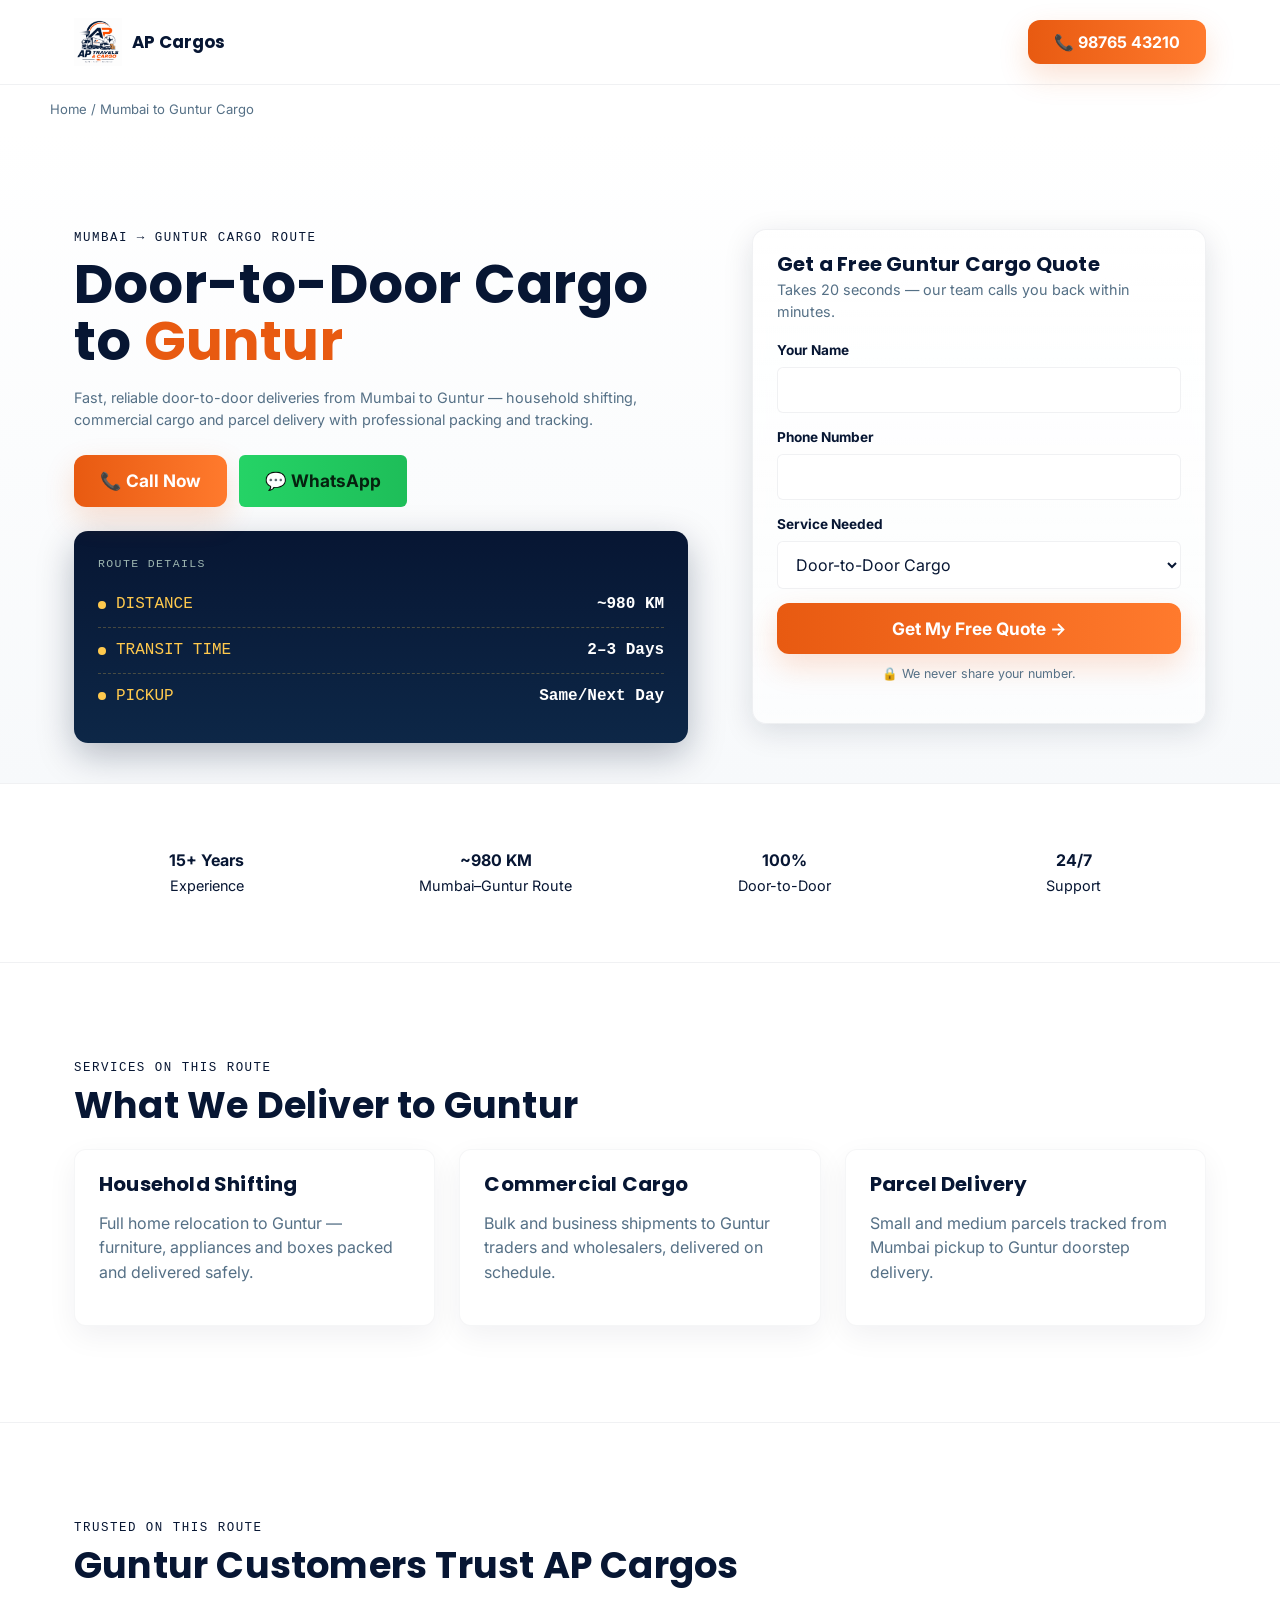
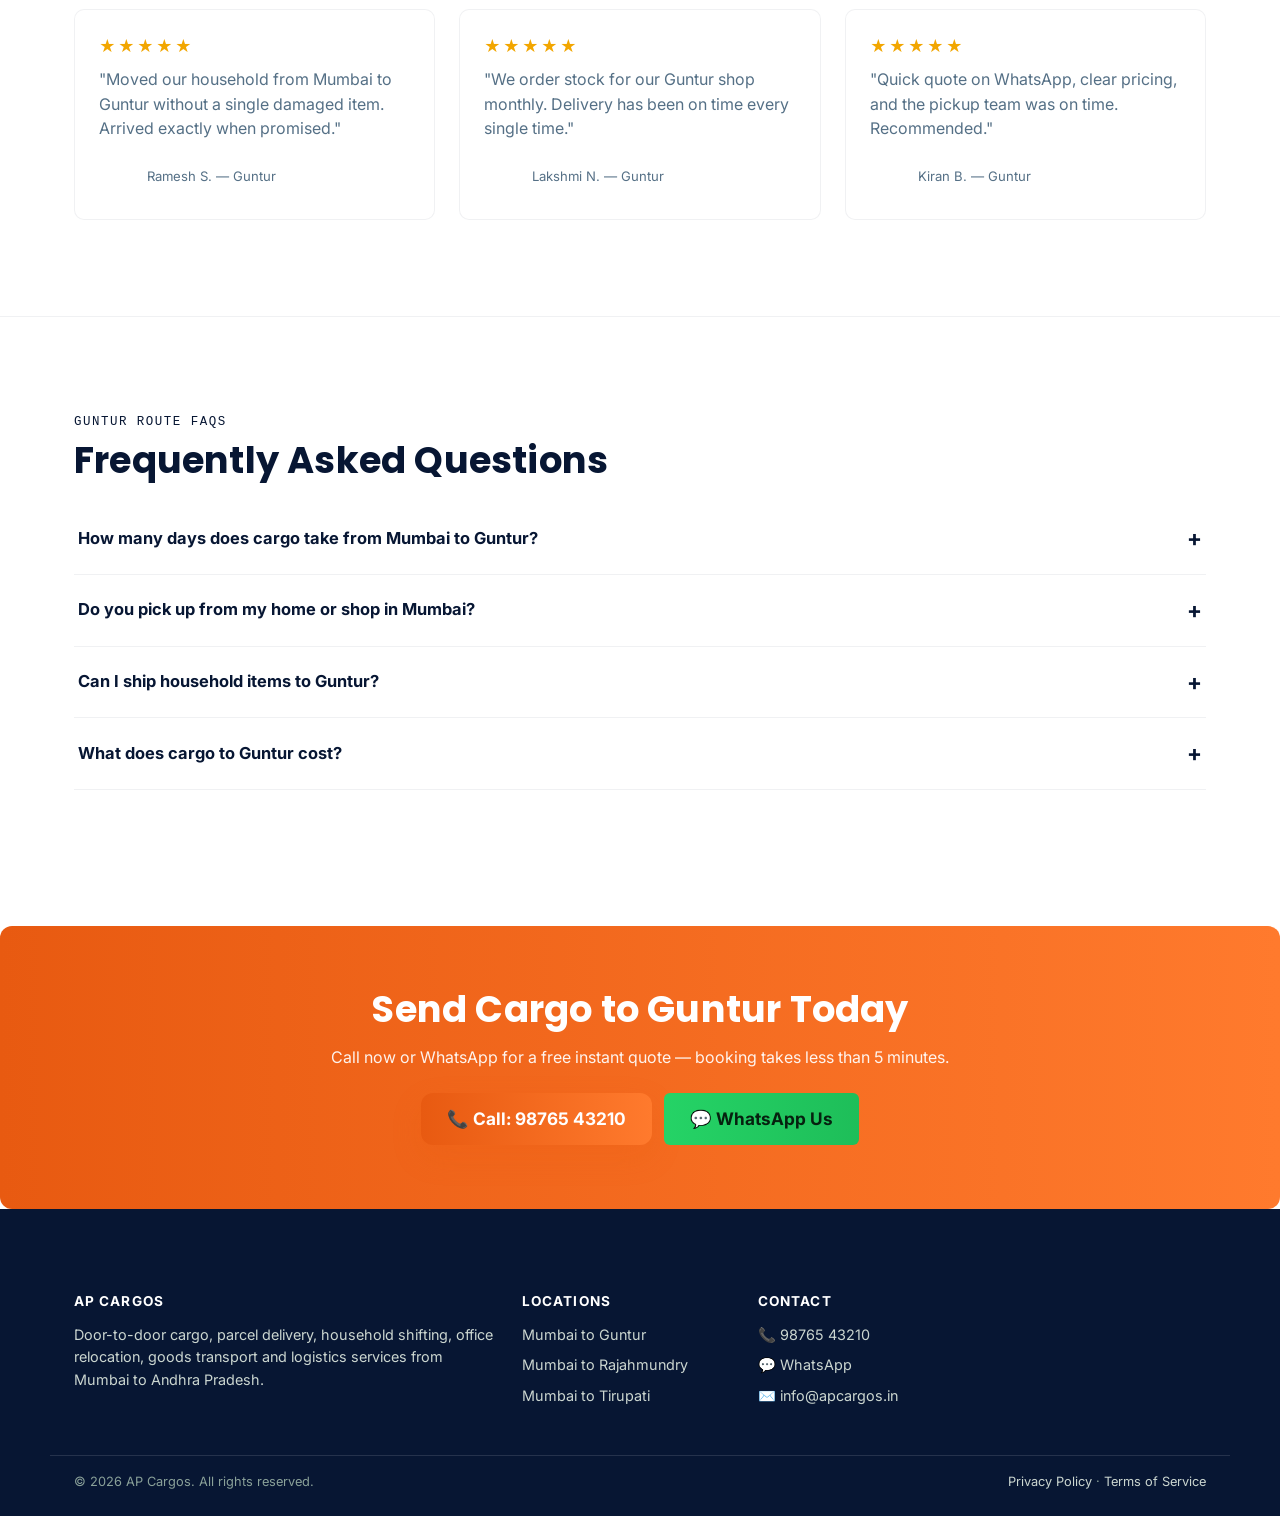
<file: mumbai-to-guntur-cargo.html>
<!DOCTYPE html>
<html lang="en-IN">
<head>
  <meta charset="UTF-8">
  <meta name="viewport" content="width=device-width, initial-scale=1.0">
  <title>Cargo Service Mumbai to Guntur | Door-to-Door Delivery – AP Cargos</title>
  <meta name="description" content="Book door-to-door cargo from Mumbai to Guntur with AP Cargos. Household shifting, commercial cargo &amp; parcel delivery. Free quote — call or WhatsApp now.">
  <meta name="robots" content="index, follow, max-image-preview:large">
  <link rel="canonical" href="https://apcargos.in/mumbai-to-guntur-cargo.html">
  <meta name="keywords" content="cargo service Mumbai to Guntur, packers and movers Mumbai to Guntur, parcel delivery Guntur, household shifting Mumbai to Guntur">

  <meta property="og:type" content="website">
  <meta property="og:site_name" content="AP Cargos">
  <meta property="og:title" content="Cargo Service Mumbai to Guntur | AP Cargos">
  <meta property="og:description" content="Door-to-door cargo, parcel delivery &amp; household shifting from Mumbai to Guntur. Free instant quote — call or WhatsApp.">
  <meta property="og:url" content="https://apcargos.in/mumbai-to-guntur-cargo.html">
  <meta property="og:image" content="https://apcargos.in/images/og-image-guntur.jpg">
  <meta property="og:locale" content="en_IN">

  <meta name="twitter:card" content="summary_large_image">
  <meta name="twitter:title" content="Cargo Service Mumbai to Guntur | AP Cargos">
  <meta name="twitter:description" content="Door-to-door cargo &amp; household shifting from Mumbai to Guntur. Free instant quote.">
  <meta name="twitter:image" content="https://apcargos.in/images/og-image-guntur.jpg">

  <link rel="icon" href="/favicon.svg" type="image/svg+xml">
  <link rel="manifest" href="/manifest.json">
  <meta name="theme-color" content="#16233A">

  <link rel="preconnect" href="https://fonts.googleapis.com">
  <link rel="preconnect" href="https://fonts.gstatic.com" crossorigin>
  <link href="https://fonts.googleapis.com/css2?family=Poppins:wght@400;600;700&family=Inter:wght@400;600;700&display=swap" rel="stylesheet">
  <link rel="stylesheet" href="/css/styles.css">

  <script type="application/ld+json">
  {
    "@context": "https://schema.org",
    "@type": ["MovingCompany", "LocalBusiness"],
    "name": "AP Cargos",
    "image": "https://apcargos.in/images/og-image-guntur.jpg",
    "url": "https://apcargos.in/mumbai-to-guntur-cargo.html",
    "telephone": "+91-98765-43210",
    "priceRange": "₹₹",
    "address": {
      "@type": "PostalAddress",
      "streetAddress": "Shop No. 4, Cargo Complex, Andheri-Kurla Road",
      "addressLocality": "Mumbai",
      "addressRegion": "Maharashtra",
      "postalCode": "400069",
      "addressCountry": "IN"
    },
    "areaServed": { "@type": "City", "name": "Guntur" }
  }
  </script>

  <script type="application/ld+json">
  {
    "@context": "https://schema.org",
    "@type": "FAQPage",
    "mainEntity": [
      { "@type": "Question", "name": "How many days does cargo take from Mumbai to Guntur?", "acceptedAnswer": { "@type": "Answer", "text": "Door-to-door cargo from Mumbai to Guntur typically takes 2 to 3 days depending on load type and exact delivery address." } },
      { "@type": "Question", "name": "Do you pick up from my home or shop in Mumbai?", "acceptedAnswer": { "@type": "Answer", "text": "Yes, our team collects your cargo directly from your home, shop or office anywhere in Mumbai and delivers it to the exact address in Guntur." } },
      { "@type": "Question", "name": "Can I ship household items to Guntur?", "acceptedAnswer": { "@type": "Answer", "text": "Yes, we handle full household shifting to Guntur including furniture, appliances and boxed items, packed and protected for the journey." } },
      { "@type": "Question", "name": "What does cargo to Guntur cost?", "acceptedAnswer": { "@type": "Answer", "text": "Cost depends on weight, volume and item type. Call or WhatsApp us for a free, no-obligation quote before you book." } }
    ]
  }
  </script>

  <script type="application/ld+json">
  {
    "@context": "https://schema.org",
    "@type": "BreadcrumbList",
    "itemListElement": [
      { "@type": "ListItem", "position": 1, "name": "Home", "item": "https://apcargos.in/" },
      { "@type": "ListItem", "position": 2, "name": "Mumbai to Guntur Cargo", "item": "https://apcargos.in/mumbai-to-guntur-cargo.html" }
    ]
  }
  </script>
</head>
<body>
  <a href="#main" class="skip-link">Skip to main content</a>

  <header class="site-header">
    <div class="site-header__inner">
      <a href="/" class="logo" aria-label="AP Cargos — home">
        <img src="/images/logo.png" alt="AP Cargos logo" class="site-logo" width="48" height="48" loading="eager">
        <span class="brand-text">AP Cargos</span>
      </a>
      <div class="header-cta">
        <a href="tel:+919876543210" class="btn btn-call">📞 98765 43210</a>
      </div>
    </div>
  </header>

  <nav class="container breadcrumb" aria-label="Breadcrumb">
    <a href="/">Home</a> / <span>Mumbai to Guntur Cargo</span>
  </nav>

  <main id="main">
    <section class="hero reveal" id="hero">
      <div class="container hero__grid">
        <div>
          <span class="eyebrow">Mumbai → Guntur Cargo Route</span>
          <h1>Door-to-Door Cargo to <strong style="color:var(--color-accent)">Guntur</strong></h1>
          <p class="form-sub">Fast, reliable door-to-door deliveries from Mumbai to Guntur — household shifting, commercial cargo and parcel delivery with professional packing and tracking.</p>

          <div class="hero-cta-row" style="margin-top:var(--space-3);">
            <a href="tel:+919876543210" class="btn btn-call btn-lg">📞 Call Now</a>
            <a href="https://wa.me/919876543210?text=Hi%20AP%20Cargos%2C%20I%20need%20a%20cargo%20quote%20from%20Mumbai%20to%20Guntur." class="btn btn-whatsapp btn-lg" target="_blank" rel="noopener">💬 WhatsApp</a>
          </div>

          <div class="route-board" style="margin-top:var(--space-3);">
            <div class="route-board__label">Route Details</div>
            <div class="route-board__row"><span class="route-board__dest"><span class="route-board__dot"></span>DISTANCE</span><span class="route-board__eta">~980 KM</span></div>
            <div class="route-board__row"><span class="route-board__dest"><span class="route-board__dot"></span>TRANSIT TIME</span><span class="route-board__eta">2–3 Days</span></div>
            <div class="route-board__row"><span class="route-board__dest"><span class="route-board__dot"></span>PICKUP</span><span class="route-board__eta">Same/Next Day</span></div>
          </div>
        </div>

        <aside class="lead-form-card" id="quote">
          <h3>Get a Free Guntur Cargo Quote</h3>
          <p class="form-sub">Takes 20 seconds — our team calls you back within minutes.</p>
          <form data-lead-form aria-label="Cargo quote request form for Guntur">
            <input type="hidden" name="destination" value="Guntur">
            <div class="field"><label for="name">Your Name</label><input type="text" id="name" name="name" autocomplete="name" required></div>
            <div class="field"><label for="phone">Phone Number</label><input type="tel" id="phone" name="phone" autocomplete="tel" inputmode="tel" pattern="[0-9+ ]{10,15}" required></div>
            <div class="field"><label for="service">Service Needed</label><select id="service" name="service"><option>Door-to-Door Cargo</option><option>Commercial Cargo</option><option>Parcel Delivery</option><option>Household Shifting</option><option>Office Relocation</option><option>Goods Transport</option><option>Logistics Services</option></select></div>
            <button type="submit" class="btn btn-call btn-block btn-lg">Get My Free Quote →</button>
            <p class="form-status" data-form-status role="status"></p>
            <p class="form-note">🔒 We never share your number.</p>
          </form>
        </aside>
      </div>
    </section>

    <section class="section--tight section--alt">
      <div class="container grid grid-4">
        <div class="text-center"><strong>15+ Years</strong><br><span class="form-sub">Experience</span></div>
        <div class="text-center"><strong>~980 KM</strong><br><span class="form-sub">Mumbai–Guntur Route</span></div>
        <div class="text-center"><strong>100%</strong><br><span class="form-sub">Door-to-Door</span></div>
        <div class="text-center"><strong>24/7</strong><br><span class="form-sub">Support</span></div>
      </div>
    </section>

    <section class="section" id="services">
      <div class="container">
        <span class="eyebrow">Services on This Route</span>
        <h2>What We Deliver to Guntur</h2>
        <div class="grid grid-3" style="margin-top: var(--space-3);">
          <div class="card"><h3>Household Shifting</h3><p>Full home relocation to Guntur — furniture, appliances and boxes packed and delivered safely.</p></div>
          <div class="card"><h3>Commercial Cargo</h3><p>Bulk and business shipments to Guntur traders and wholesalers, delivered on schedule.</p></div>
          <div class="card"><h3>Parcel Delivery</h3><p>Small and medium parcels tracked from Mumbai pickup to Guntur doorstep delivery.</p></div>
        </div>
      </div>
    </section>

    <section class="section section--alt">
      <div class="container">
        <span class="eyebrow">Trusted on This Route</span>
        <h2>Guntur Customers Trust AP Cargos</h2>
        <div class="grid grid-3" style="margin-top: var(--space-3);">
          <div class="review-card">
            <div class="review-stars" aria-label="5 out of 5 stars">★★★★★</div>
            <p>"Moved our household from Mumbai to Guntur without a single damaged item. Arrived exactly when promised."</p>
            <div class="review-author"><span class="review-avatar">RS</span><span class="review-meta">Ramesh S. — Guntur</span></div>
          </div>
          <div class="review-card">
            <div class="review-stars" aria-label="5 out of 5 stars">★★★★★</div>
            <p>"We order stock for our Guntur shop monthly. Delivery has been on time every single time."</p>
            <div class="review-author"><span class="review-avatar">LN</span><span class="review-meta">Lakshmi N. — Guntur</span></div>
          </div>
          <div class="review-card">
            <div class="review-stars" aria-label="5 out of 5 stars">★★★★★</div>
            <p>"Quick quote on WhatsApp, clear pricing, and the pickup team was on time. Recommended."</p>
            <div class="review-author"><span class="review-avatar">KB</span><span class="review-meta">Kiran B. — Guntur</span></div>
          </div>
        </div>
      </div>
    </section>

    <section class="section" id="faq">
      <div class="container">
        <span class="eyebrow">Guntur Route FAQs</span>
        <h2>Frequently Asked Questions</h2>
        <div style="margin-top: var(--space-3);">
          <details class="faq-item">
            <summary>How many days does cargo take from Mumbai to Guntur?</summary>
            <p>Door-to-door cargo from Mumbai to Guntur typically takes 2 to 3 days depending on load type and exact delivery address.</p>
          </details>
          <details class="faq-item">
            <summary>Do you pick up from my home or shop in Mumbai?</summary>
            <p>Yes, our team collects your cargo directly from your home, shop or office anywhere in Mumbai and delivers it to the exact address in Guntur.</p>
          </details>
          <details class="faq-item">
            <summary>Can I ship household items to Guntur?</summary>
            <p>Yes, we handle full household shifting to Guntur including furniture, appliances and boxed items, packed and protected for the journey.</p>
          </details>
          <details class="faq-item">
            <summary>What does cargo to Guntur cost?</summary>
            <p>Cost depends on weight, volume and item type. Call or WhatsApp us for a free, no-obligation quote before you book.</p>
          </details>
        </div>
      </div>
    </section>

    <section class="cta-band">
      <div class="container">
        <h2>Send Cargo to Guntur Today</h2>
        <p>Call now or WhatsApp for a free instant quote — booking takes less than 5 minutes.</p>
        <div class="hero-cta-row">
          <a href="tel:+919876543210" class="btn btn-call btn-lg">📞 Call: 98765 43210</a>
          <a href="https://wa.me/919876543210?text=Hi%20AP%20Cargos%2C%20I%20need%20a%20cargo%20quote%20from%20Mumbai%20to%20Guntur." class="btn btn-whatsapp btn-lg" target="_blank" rel="noopener">💬 WhatsApp Us</a>
        </div>
      </div>
    </section>
  </main>

  <footer class="site-footer">
    <div class="container footer-grid">
      <div>
        <h4>AP Cargos</h4>
        <p style="color:#cbd6d0;">Door-to-door cargo, parcel delivery, household shifting, office relocation, goods transport and logistics services from Mumbai to Andhra Pradesh.</p>
      </div>
      <div>
        <h4>Locations</h4>
        <ul>
          <li><a href="/mumbai-to-guntur-cargo.html">Mumbai to Guntur</a></li>
          <li><a href="/mumbai-to-rajahmundry-cargo.html">Mumbai to Rajahmundry</a></li>
          <li><a href="/mumbai-to-tirupati-cargo.html">Mumbai to Tirupati</a></li>
        </ul>
      </div>
      <div>
        <h4>Contact</h4>
        <ul>
          <li><a href="tel:+919876543210">📞 98765 43210</a></li>
          <li><a href="https://wa.me/919876543210">💬 WhatsApp</a></li>
          <li><a href="mailto:info@apcargos.in">✉️ info@apcargos.in</a></li>
        </ul>
      </div>
    </div>
    <div class="container footer-bottom">
      <span>© 2026 AP Cargos. All rights reserved.</span>
      <span><a href="/privacy-policy.html">Privacy Policy</a> · <a href="/terms.html">Terms of Service</a></span>
    </div>
  </footer>

  <div class="mobile-action-bar">
    <a href="tel:+919876543210" class="call">📞 Call Now</a>
    <a href="https://wa.me/919876543210?text=Hi%20AP%20Cargos%2C%20I%20need%20a%20cargo%20quote%20to%20Guntur." class="wa" target="_blank" rel="noopener">💬 WhatsApp</a>
  </div>

  <script src="/js/main.js" defer></script>
</body>
</html>
</file>
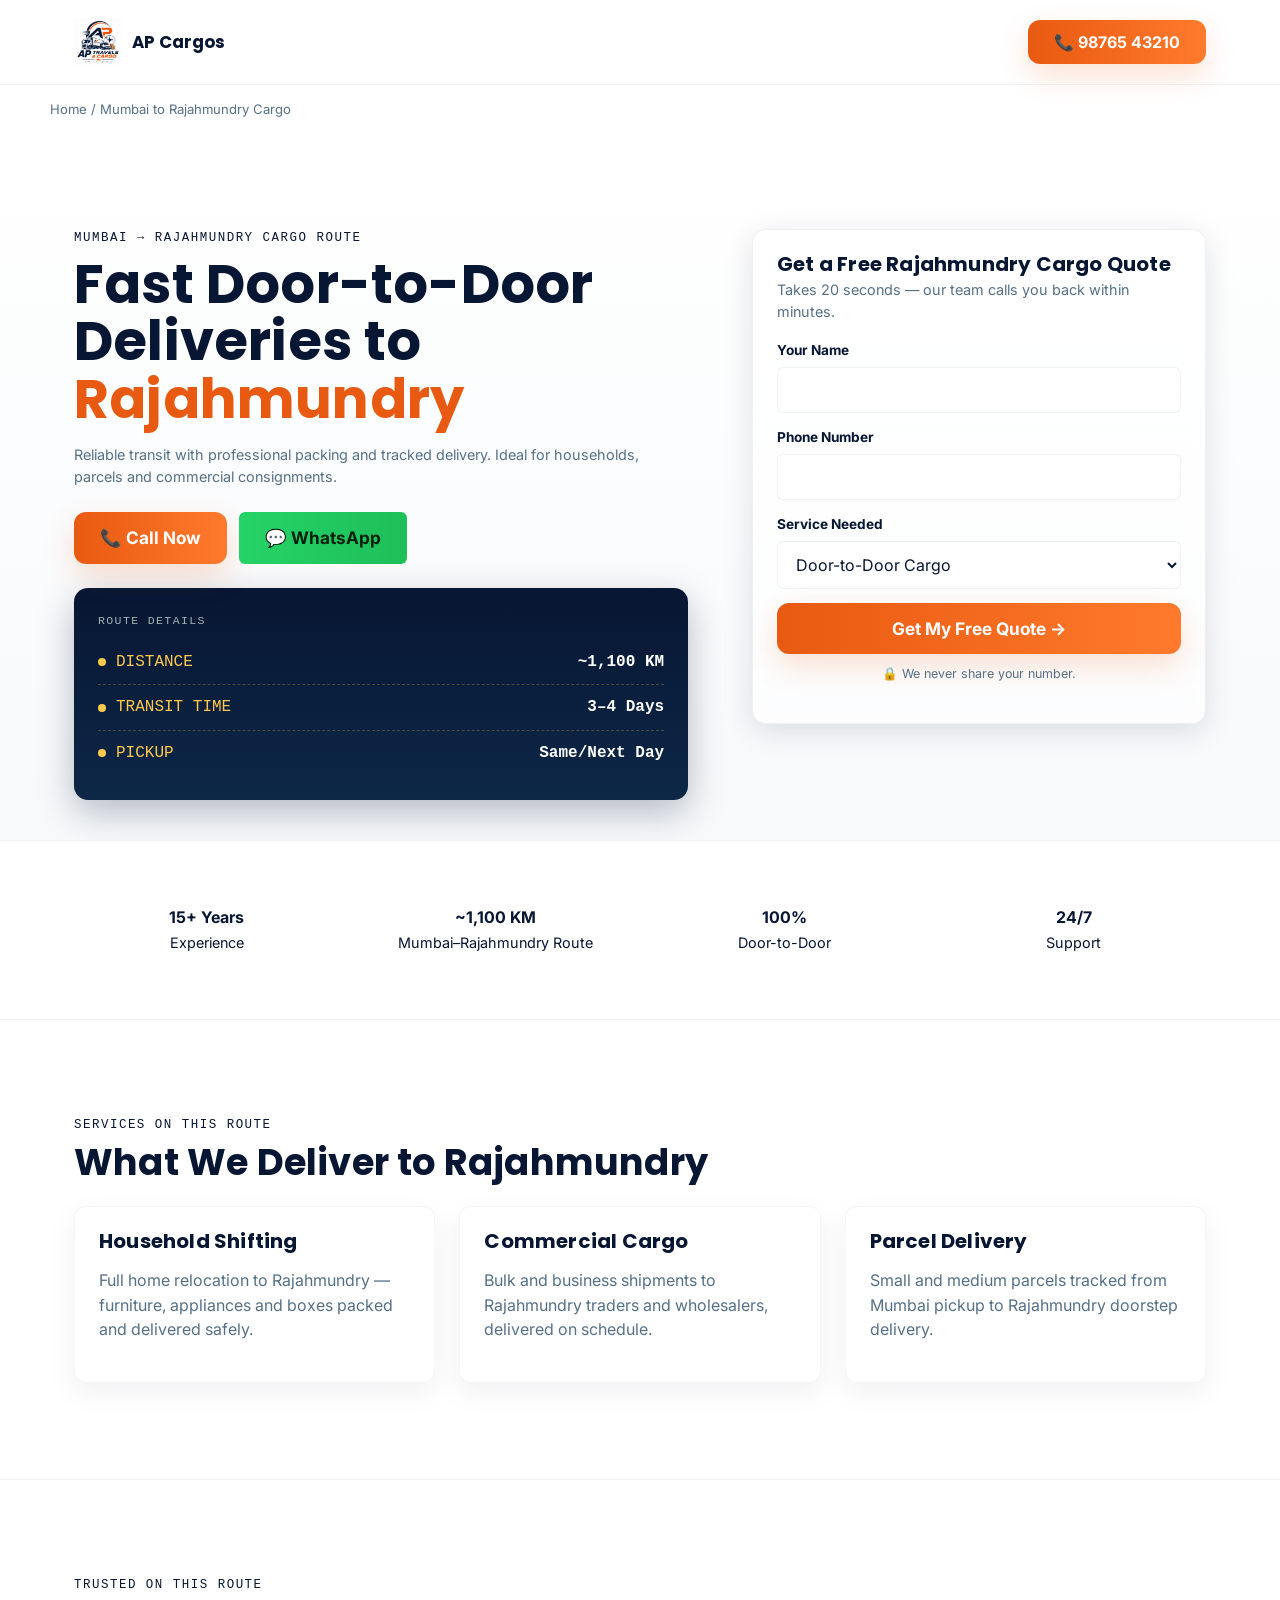
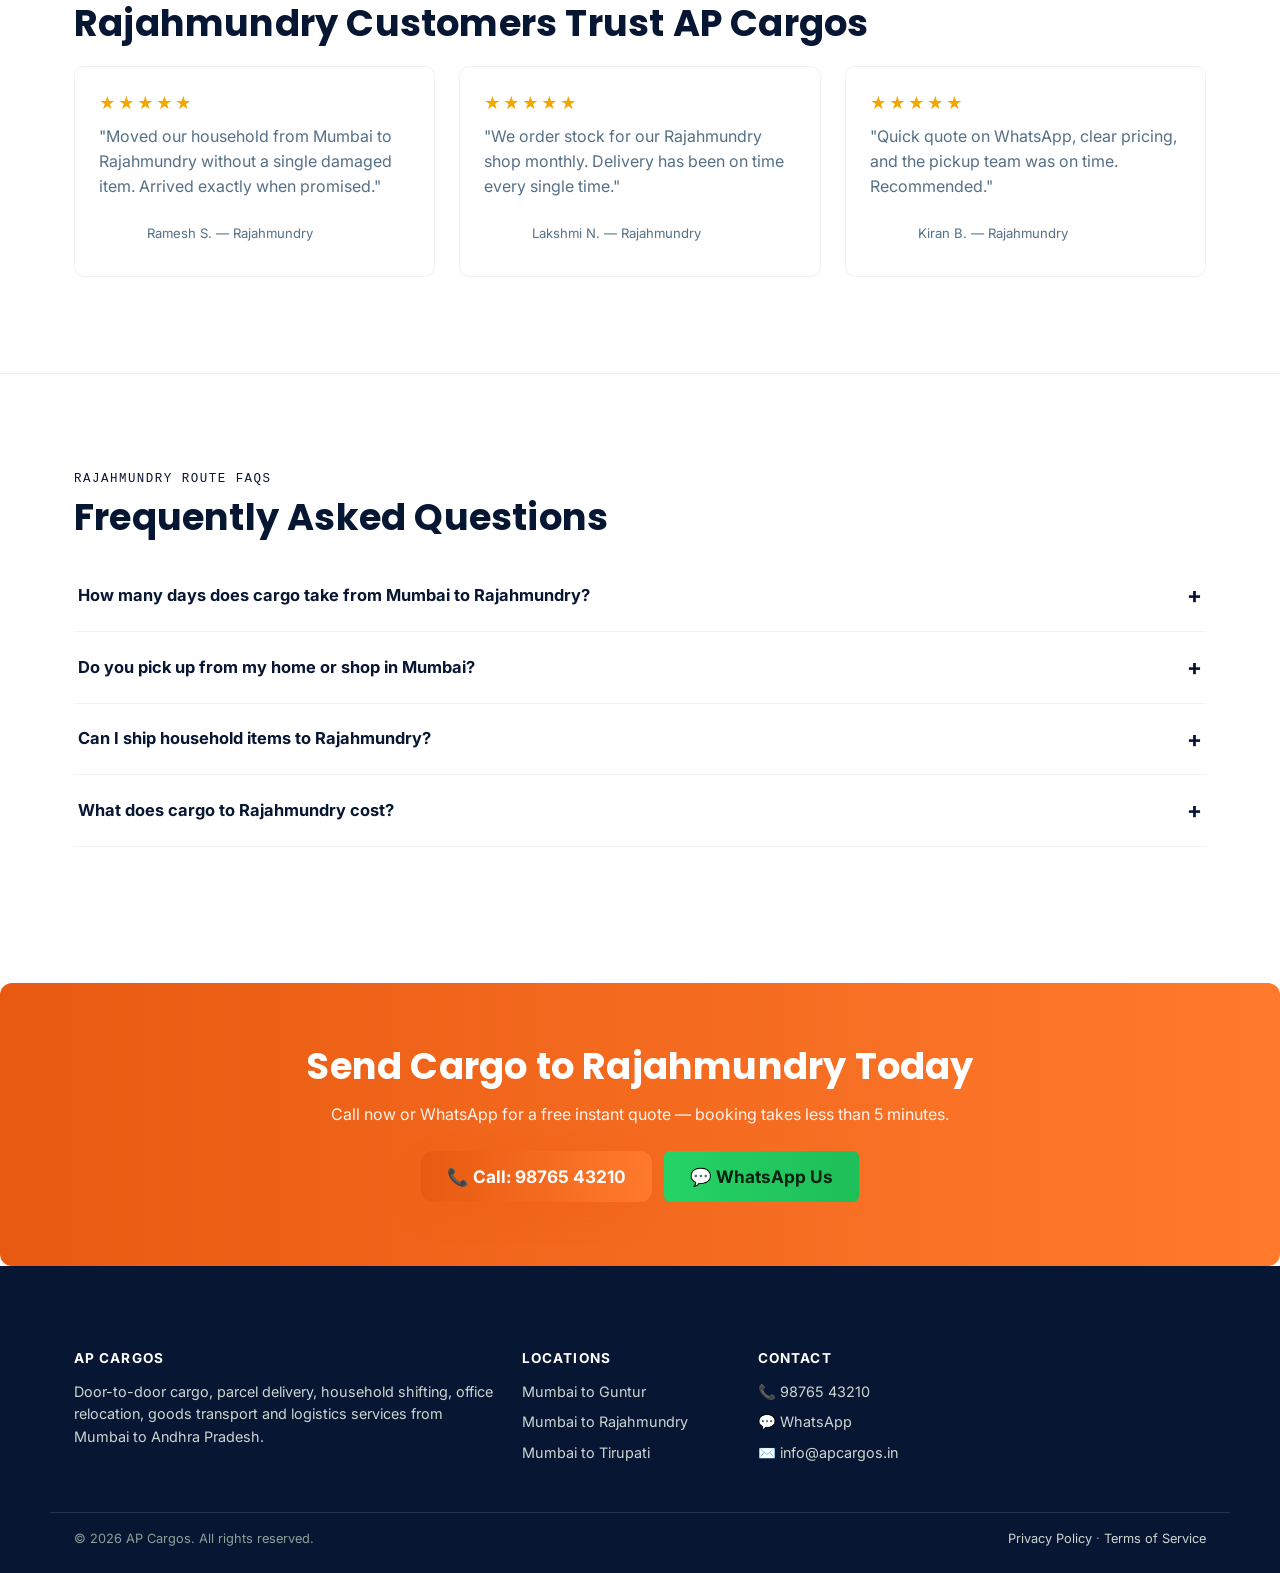
<file: mumbai-to-rajahmundry-cargo.html>
<!DOCTYPE html>
<html lang="en-IN">
<head>
  <meta charset="UTF-8">
  <meta name="viewport" content="width=device-width, initial-scale=1.0">
  <title>Cargo Service Mumbai to Rajahmundry | Door-to-Door Delivery – AP Cargos</title>
  <meta name="description" content="Book door-to-door cargo from Mumbai to Rajahmundry with AP Cargos. Household shifting, commercial cargo &amp; parcel delivery. Free quote — call or WhatsApp now.">
  <meta name="robots" content="index, follow, max-image-preview:large">
  <link rel="canonical" href="https://apcargos.in/mumbai-to-rajahmundry-cargo.html">
  <meta name="keywords" content="cargo service Mumbai to Rajahmundry, packers and movers Mumbai to Rajahmundry, parcel delivery Rajahmundry, household shifting Mumbai to Rajahmundry">

  <meta property="og:type" content="website">
  <meta property="og:site_name" content="AP Cargos">
  <meta property="og:title" content="Cargo Service Mumbai to Rajahmundry | AP Cargos">
  <meta property="og:description" content="Door-to-door cargo, parcel delivery &amp; household shifting from Mumbai to Rajahmundry. Free instant quote — call or WhatsApp.">
  <meta property="og:url" content="https://apcargos.in/mumbai-to-rajahmundry-cargo.html">
  <meta property="og:image" content="https://apcargos.in/images/og-image-rajahmundry.jpg">
  <meta property="og:locale" content="en_IN">

  <meta name="twitter:card" content="summary_large_image">
  <meta name="twitter:title" content="Cargo Service Mumbai to Rajahmundry | AP Cargos">
  <meta name="twitter:description" content="Door-to-door cargo &amp; household shifting from Mumbai to Rajahmundry. Free instant quote.">
  <meta name="twitter:image" content="https://apcargos.in/images/og-image-rajahmundry.jpg">

  <link rel="icon" href="/favicon.svg" type="image/svg+xml">
  <link rel="manifest" href="/manifest.json">
  <meta name="theme-color" content="#16233A">

  <link rel="preconnect" href="https://fonts.googleapis.com">
  <link rel="preconnect" href="https://fonts.gstatic.com" crossorigin>
  <link href="https://fonts.googleapis.com/css2?family=Poppins:wght@400;600;700&family=Inter:wght@400;600;700&display=swap" rel="stylesheet">
  <link rel="stylesheet" href="/css/styles.css">

  <script type="application/ld+json">
  {
    "@context": "https://schema.org",
    "@type": ["MovingCompany", "LocalBusiness"],
    "name": "AP Cargos",
    "image": "https://apcargos.in/images/og-image-rajahmundry.jpg",
    "url": "https://apcargos.in/mumbai-to-rajahmundry-cargo.html",
    "telephone": "+91-98765-43210",
    "priceRange": "₹₹",
    "address": {
      "@type": "PostalAddress",
      "streetAddress": "Shop No. 4, Cargo Complex, Andheri-Kurla Road",
      "addressLocality": "Mumbai",
      "addressRegion": "Maharashtra",
      "postalCode": "400069",
      "addressCountry": "IN"
    },
    "areaServed": { "@type": "City", "name": "Rajahmundry" }
  }
  </script>

  <script type="application/ld+json">
  {
    "@context": "https://schema.org",
    "@type": "FAQPage",
    "mainEntity": [
      { "@type": "Question", "name": "How many days does cargo take from Mumbai to Rajahmundry?", "acceptedAnswer": { "@type": "Answer", "text": "Door-to-door cargo from Mumbai to Rajahmundry typically takes 3 to 4 days depending on load type and exact delivery address." } },
      { "@type": "Question", "name": "Do you pick up from my home or shop in Mumbai?", "acceptedAnswer": { "@type": "Answer", "text": "Yes, our team collects your cargo directly from your home, shop or office anywhere in Mumbai and delivers it to the exact address in Rajahmundry." } },
      { "@type": "Question", "name": "Can I ship household items to Rajahmundry?", "acceptedAnswer": { "@type": "Answer", "text": "Yes, we handle full household shifting to Rajahmundry including furniture, appliances and boxed items, packed and protected for the journey." } },
      { "@type": "Question", "name": "What does cargo to Rajahmundry cost?", "acceptedAnswer": { "@type": "Answer", "text": "Cost depends on weight, volume and item type. Call or WhatsApp us for a free, no-obligation quote before you book." } }
    ]
  }
  </script>

  <script type="application/ld+json">
  {
    "@context": "https://schema.org",
    "@type": "BreadcrumbList",
    "itemListElement": [
      { "@type": "ListItem", "position": 1, "name": "Home", "item": "https://apcargos.in/" },
      { "@type": "ListItem", "position": 2, "name": "Mumbai to Rajahmundry Cargo", "item": "https://apcargos.in/mumbai-to-rajahmundry-cargo.html" }
    ]
  }
  </script>
</head>
<body>
  <a href="#main" class="skip-link">Skip to main content</a>

  <header class="site-header">
    <div class="site-header__inner">
      <a href="/" class="logo" aria-label="AP Cargos — home">
        <img src="/images/logo.png" alt="AP Cargos logo" class="site-logo" width="48" height="48" loading="eager">
        <span class="brand-text">AP Cargos</span>
      </a>
      <div class="header-cta">
        <a href="tel:+919876543210" class="btn btn-call">📞 98765 43210</a>
      </div>
    </div>
  </header>

  <nav class="container breadcrumb" aria-label="Breadcrumb">
    <a href="/">Home</a> / <span>Mumbai to Rajahmundry Cargo</span>
  </nav>

  <main id="main">
    <section class="hero reveal" id="hero">
      <div class="container hero__grid">
        <div>
          <span class="eyebrow">Mumbai → Rajahmundry Cargo Route</span>
          <h1>Fast Door-to-Door Deliveries to <strong style="color:var(--color-accent)">Rajahmundry</strong></h1>
          <p class="form-sub">Reliable transit with professional packing and tracked delivery. Ideal for households, parcels and commercial consignments.</p>

          <div class="hero-cta-row" style="margin-top:var(--space-3);">
            <a href="tel:+919876543210" class="btn btn-call btn-lg">📞 Call Now</a>
            <a href="https://wa.me/919876543210?text=Hi%20AP%20Cargos%2C%20I%20need%20a%20cargo%20quote%20from%20Mumbai%20to%20Rajahmundry." class="btn btn-whatsapp btn-lg" target="_blank" rel="noopener">💬 WhatsApp</a>
          </div>

          <div class="route-board" style="margin-top:var(--space-3);">
            <div class="route-board__label">Route Details</div>
            <div class="route-board__row"><span class="route-board__dest"><span class="route-board__dot"></span>DISTANCE</span><span class="route-board__eta">~1,100 KM</span></div>
            <div class="route-board__row"><span class="route-board__dest"><span class="route-board__dot"></span>TRANSIT TIME</span><span class="route-board__eta">3–4 Days</span></div>
            <div class="route-board__row"><span class="route-board__dest"><span class="route-board__dot"></span>PICKUP</span><span class="route-board__eta">Same/Next Day</span></div>
          </div>
        </div>

        <aside class="lead-form-card" id="quote">
          <h3>Get a Free Rajahmundry Cargo Quote</h3>
          <p class="form-sub">Takes 20 seconds — our team calls you back within minutes.</p>
          <form data-lead-form aria-label="Cargo quote request form for Rajahmundry">
            <input type="hidden" name="destination" value="Rajahmundry">
            <div class="field"><label for="name">Your Name</label><input type="text" id="name" name="name" autocomplete="name" required></div>
            <div class="field"><label for="phone">Phone Number</label><input type="tel" id="phone" name="phone" autocomplete="tel" inputmode="tel" pattern="[0-9+ ]{10,15}" required></div>
            <div class="field"><label for="service">Service Needed</label><select id="service" name="service"><option>Door-to-Door Cargo</option><option>Commercial Cargo</option><option>Parcel Delivery</option><option>Household Shifting</option><option>Office Relocation</option><option>Goods Transport</option><option>Logistics Services</option></select></div>
            <button type="submit" class="btn btn-call btn-block btn-lg">Get My Free Quote →</button>
            <p class="form-status" data-form-status role="status"></p>
            <p class="form-note">🔒 We never share your number.</p>
          </form>
        </aside>
      </div>
    </section>

    <section class="section--tight section--alt">
      <div class="container grid grid-4">
        <div class="text-center"><strong>15+ Years</strong><br><span class="form-sub">Experience</span></div>
        <div class="text-center"><strong>~1,100 KM</strong><br><span class="form-sub">Mumbai–Rajahmundry Route</span></div>
        <div class="text-center"><strong>100%</strong><br><span class="form-sub">Door-to-Door</span></div>
        <div class="text-center"><strong>24/7</strong><br><span class="form-sub">Support</span></div>
      </div>
    </section>

    <section class="section" id="services">
      <div class="container">
        <span class="eyebrow">Services on This Route</span>
        <h2>What We Deliver to Rajahmundry</h2>
        <div class="grid grid-3" style="margin-top: var(--space-3);">
          <div class="card"><h3>Household Shifting</h3><p>Full home relocation to Rajahmundry — furniture, appliances and boxes packed and delivered safely.</p></div>
          <div class="card"><h3>Commercial Cargo</h3><p>Bulk and business shipments to Rajahmundry traders and wholesalers, delivered on schedule.</p></div>
          <div class="card"><h3>Parcel Delivery</h3><p>Small and medium parcels tracked from Mumbai pickup to Rajahmundry doorstep delivery.</p></div>
        </div>
      </div>
    </section>

    <section class="section section--alt">
      <div class="container">
        <span class="eyebrow">Trusted on This Route</span>
        <h2>Rajahmundry Customers Trust AP Cargos</h2>
        <div class="grid grid-3" style="margin-top: var(--space-3);">
          <div class="review-card">
            <div class="review-stars" aria-label="5 out of 5 stars">★★★★★</div>
            <p>"Moved our household from Mumbai to Rajahmundry without a single damaged item. Arrived exactly when promised."</p>
            <div class="review-author"><span class="review-avatar">RS</span><span class="review-meta">Ramesh S. — Rajahmundry</span></div>
          </div>
          <div class="review-card">
            <div class="review-stars" aria-label="5 out of 5 stars">★★★★★</div>
            <p>"We order stock for our Rajahmundry shop monthly. Delivery has been on time every single time."</p>
            <div class="review-author"><span class="review-avatar">LN</span><span class="review-meta">Lakshmi N. — Rajahmundry</span></div>
          </div>
          <div class="review-card">
            <div class="review-stars" aria-label="5 out of 5 stars">★★★★★</div>
            <p>"Quick quote on WhatsApp, clear pricing, and the pickup team was on time. Recommended."</p>
            <div class="review-author"><span class="review-avatar">KB</span><span class="review-meta">Kiran B. — Rajahmundry</span></div>
          </div>
        </div>
      </div>
    </section>

    <section class="section" id="faq">
      <div class="container">
        <span class="eyebrow">Rajahmundry Route FAQs</span>
        <h2>Frequently Asked Questions</h2>
        <div style="margin-top: var(--space-3);">
          <details class="faq-item">
            <summary>How many days does cargo take from Mumbai to Rajahmundry?</summary>
            <p>Door-to-door cargo from Mumbai to Rajahmundry typically takes 3 to 4 days depending on load type and exact delivery address.</p>
          </details>
          <details class="faq-item">
            <summary>Do you pick up from my home or shop in Mumbai?</summary>
            <p>Yes, our team collects your cargo directly from your home, shop or office anywhere in Mumbai and delivers it to the exact address in Rajahmundry.</p>
          </details>
          <details class="faq-item">
            <summary>Can I ship household items to Rajahmundry?</summary>
            <p>Yes, we handle full household shifting to Rajahmundry including furniture, appliances and boxed items, packed and protected for the journey.</p>
          </details>
          <details class="faq-item">
            <summary>What does cargo to Rajahmundry cost?</summary>
            <p>Cost depends on weight, volume and item type. Call or WhatsApp us for a free, no-obligation quote before you book.</p>
          </details>
        </div>
      </div>
    </section>

    <section class="cta-band">
      <div class="container">
        <h2>Send Cargo to Rajahmundry Today</h2>
        <p>Call now or WhatsApp for a free instant quote — booking takes less than 5 minutes.</p>
        <div class="hero-cta-row">
          <a href="tel:+919876543210" class="btn btn-call btn-lg">📞 Call: 98765 43210</a>
          <a href="https://wa.me/919876543210?text=Hi%20AP%20Cargos%2C%20I%20need%20a%20cargo%20quote%20from%20Mumbai%20to%20Rajahmundry." class="btn btn-whatsapp btn-lg" target="_blank" rel="noopener">💬 WhatsApp Us</a>
        </div>
      </div>
    </section>
  </main>

  <footer class="site-footer">
    <div class="container footer-grid">
      <div>
        <h4>AP Cargos</h4>
        <p style="color:#cbd6d0;">Door-to-door cargo, parcel delivery, household shifting, office relocation, goods transport and logistics services from Mumbai to Andhra Pradesh.</p>
      </div>
      <div>
        <h4>Locations</h4>
        <ul>
          <li><a href="/mumbai-to-guntur-cargo.html">Mumbai to Guntur</a></li>
          <li><a href="/mumbai-to-rajahmundry-cargo.html">Mumbai to Rajahmundry</a></li>
          <li><a href="/mumbai-to-tirupati-cargo.html">Mumbai to Tirupati</a></li>
        </ul>
      </div>
      <div>
        <h4>Contact</h4>
        <ul>
          <li><a href="tel:+919876543210">📞 98765 43210</a></li>
          <li><a href="https://wa.me/919876543210">💬 WhatsApp</a></li>
          <li><a href="mailto:info@apcargos.in">✉️ info@apcargos.in</a></li>
        </ul>
      </div>
    </div>
    <div class="container footer-bottom">
      <span>© 2026 AP Cargos. All rights reserved.</span>
      <span><a href="/privacy-policy.html">Privacy Policy</a> · <a href="/terms.html">Terms of Service</a></span>
    </div>
  </footer>

  <div class="mobile-action-bar">
    <a href="tel:+919876543210" class="call">📞 Call Now</a>
    <a href="https://wa.me/919876543210?text=Hi%20AP%20Cargos%2C%20I%20need%20a%20cargo%20quote%20to%20Rajahmundry." class="wa" target="_blank" rel="noopener">💬 WhatsApp</a>
  </div>

  <script src="/js/main.js" defer></script>
</body>
</html>
</file>
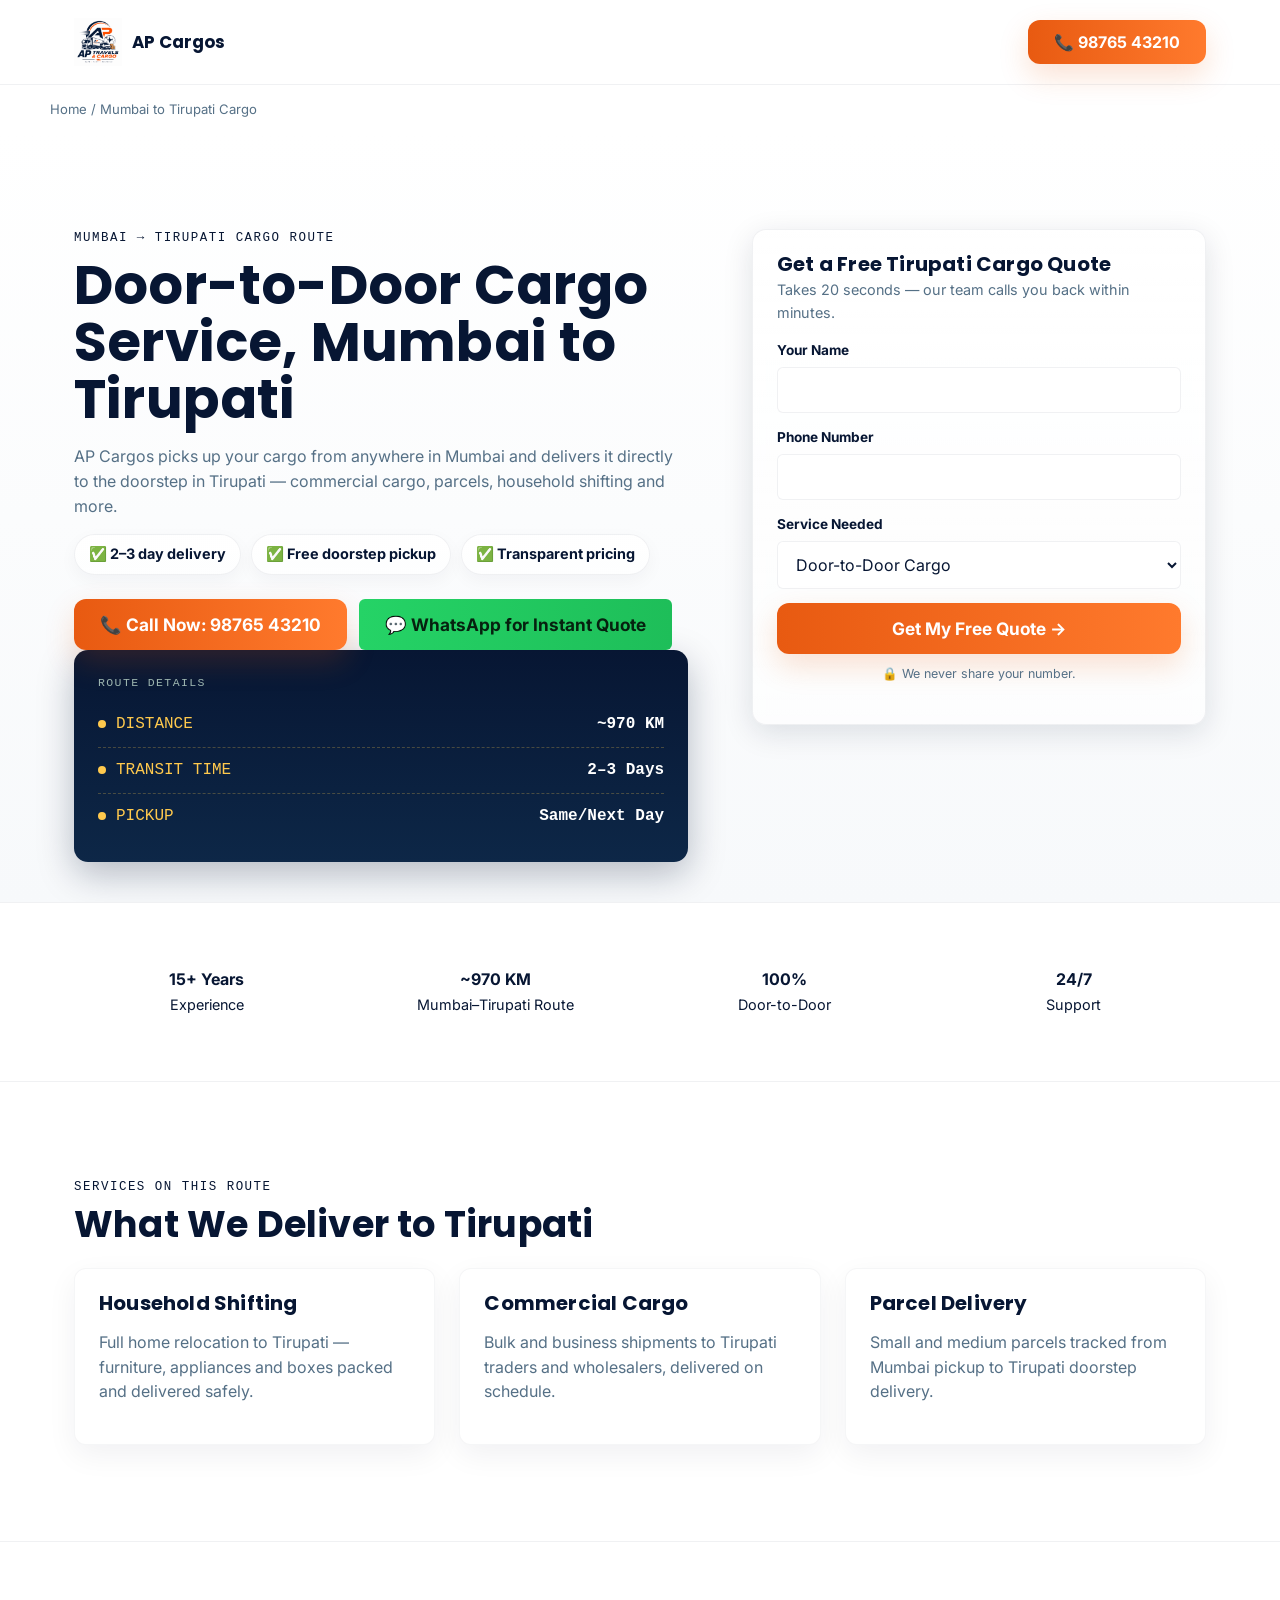
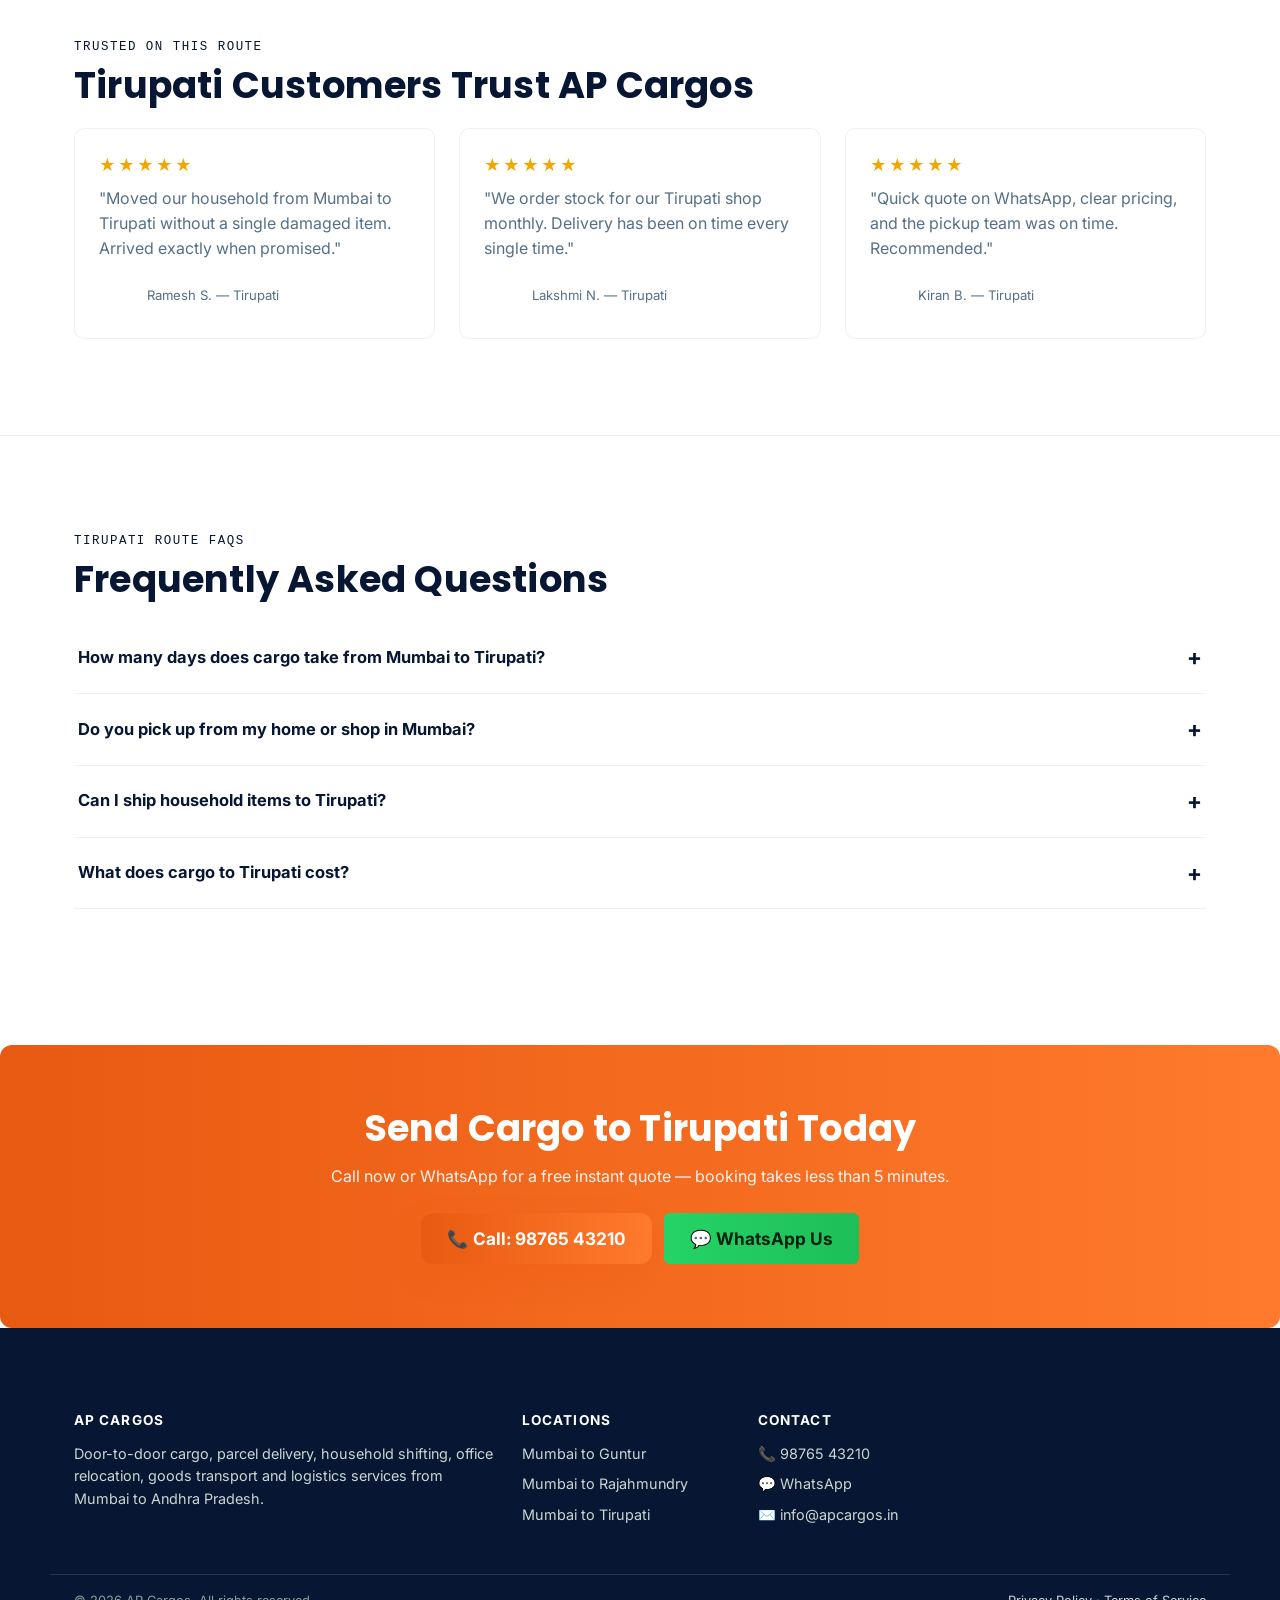
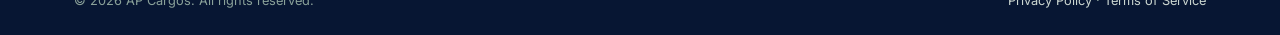
<file: mumbai-to-tirupati-cargo.html>
<!DOCTYPE html>
<html lang="en-IN">
<head>
  <meta charset="UTF-8">
  <meta name="viewport" content="width=device-width, initial-scale=1.0">
  <title>Cargo Service Mumbai to Tirupati | Door-to-Door Delivery – AP Cargos</title>
  <meta name="description" content="Book door-to-door cargo from Mumbai to Tirupati with AP Cargos. Household shifting, commercial cargo &amp; parcel delivery. Free quote — call or WhatsApp now.">
  <meta name="robots" content="index, follow, max-image-preview:large">
  <link rel="canonical" href="https://apcargos.in/mumbai-to-tirupati-cargo.html">
  <meta name="keywords" content="cargo service Mumbai to Tirupati, packers and movers Mumbai to Tirupati, parcel delivery Tirupati, household shifting Mumbai to Tirupati">

  <meta property="og:type" content="website">
  <meta property="og:site_name" content="AP Cargos">
  <meta property="og:title" content="Cargo Service Mumbai to Tirupati | AP Cargos">
  <meta property="og:description" content="Door-to-door cargo, parcel delivery &amp; household shifting from Mumbai to Tirupati. Free instant quote — call or WhatsApp.">
  <meta property="og:url" content="https://apcargos.in/mumbai-to-tirupati-cargo.html">
  <meta property="og:image" content="https://apcargos.in/images/og-image-tirupati.jpg">
  <meta property="og:locale" content="en_IN">

  <meta name="twitter:card" content="summary_large_image">
  <meta name="twitter:title" content="Cargo Service Mumbai to Tirupati | AP Cargos">
  <meta name="twitter:description" content="Door-to-door cargo &amp; household shifting from Mumbai to Tirupati. Free instant quote.">
  <meta name="twitter:image" content="https://apcargos.in/images/og-image-tirupati.jpg">

  <link rel="icon" href="/favicon.svg" type="image/svg+xml">
  <link rel="manifest" href="/manifest.json">
  <meta name="theme-color" content="#16233A">

  <link rel="preconnect" href="https://fonts.googleapis.com">
  <link rel="preconnect" href="https://fonts.gstatic.com" crossorigin>
  <link href="https://fonts.googleapis.com/css2?family=Poppins:wght@400;600;700&family=Inter:wght@400;600;700&display=swap" rel="stylesheet">
  <link rel="stylesheet" href="/css/styles.css">

  <script type="application/ld+json">
  {
    "@context": "https://schema.org",
    "@type": ["MovingCompany", "LocalBusiness"],
    "name": "AP Cargos",
    "image": "https://apcargos.in/images/og-image-tirupati.jpg",
    "url": "https://apcargos.in/mumbai-to-tirupati-cargo.html",
    "telephone": "+91-98765-43210",
    "priceRange": "₹₹",
    "address": {
      "@type": "PostalAddress",
      "streetAddress": "Shop No. 4, Cargo Complex, Andheri-Kurla Road",
      "addressLocality": "Mumbai",
      "addressRegion": "Maharashtra",
      "postalCode": "400069",
      "addressCountry": "IN"
    },
    "areaServed": { "@type": "City", "name": "Tirupati" }
  }
  </script>

  <script type="application/ld+json">
  {
    "@context": "https://schema.org",
    "@type": "FAQPage",
    "mainEntity": [
      { "@type": "Question", "name": "How many days does cargo take from Mumbai to Tirupati?", "acceptedAnswer": { "@type": "Answer", "text": "Door-to-door cargo from Mumbai to Tirupati typically takes 2 to 3 days depending on load type and exact delivery address." } },
      { "@type": "Question", "name": "Do you pick up from my home or shop in Mumbai?", "acceptedAnswer": { "@type": "Answer", "text": "Yes, our team collects your cargo directly from your home, shop or office anywhere in Mumbai and delivers it to the exact address in Tirupati." } },
      { "@type": "Question", "name": "Can I ship household items to Tirupati?", "acceptedAnswer": { "@type": "Answer", "text": "Yes, we handle full household shifting to Tirupati including furniture, appliances and boxed items, packed and protected for the journey." } },
      { "@type": "Question", "name": "What does cargo to Tirupati cost?", "acceptedAnswer": { "@type": "Answer", "text": "Cost depends on weight, volume and item type. Call or WhatsApp us for a free, no-obligation quote before you book." } }
    ]
  }
  </script>

  <script type="application/ld+json">
  {
    "@context": "https://schema.org",
    "@type": "BreadcrumbList",
    "itemListElement": [
      { "@type": "ListItem", "position": 1, "name": "Home", "item": "https://apcargos.in/" },
      { "@type": "ListItem", "position": 2, "name": "Mumbai to Tirupati Cargo", "item": "https://apcargos.in/mumbai-to-tirupati-cargo.html" }
    ]
  }
  </script>
</head>
<body>
  <a href="#main" class="skip-link">Skip to main content</a>

  <header class="site-header">
    <div class="site-header__inner">
      <a href="/" class="logo" aria-label="AP Cargos — home">
        <img src="/images/logo.png" alt="AP Cargos logo" class="site-logo" width="48" height="48" loading="eager">
        <span class="brand-text">AP Cargos</span>
      </a>
      <div class="header-cta">
        <a href="tel:+919876543210" class="btn btn-call">📞 98765 43210</a>
      </div>
    </div>
  </header>

  <nav class="container breadcrumb" aria-label="Breadcrumb">
    <a href="/">Home</a> / <span>Mumbai to Tirupati Cargo</span>
  </nav>

  <main id="main">
    <section class="hero" id="hero">
      <div class="container hero__grid">
        <div>
          <span class="eyebrow">Mumbai → Tirupati Cargo Route</span>
          <h1>Door-to-Door Cargo Service, Mumbai to Tirupati</h1>
          <p>AP Cargos picks up your cargo from anywhere in Mumbai and delivers it directly to the doorstep in Tirupati — commercial cargo, parcels, household shifting and more.</p>

          <div class="trust-row">
            <span class="trust-chip">✅ 2–3 day delivery</span>
            <span class="trust-chip">✅ Free doorstep pickup</span>
            <span class="trust-chip">✅ Transparent pricing</span>
          </div>

          <div class="hero-cta-row">
            <a href="tel:+919876543210" class="btn btn-call btn-lg">📞 Call Now: 98765 43210</a>
            <a href="https://wa.me/919876543210?text=Hi%20AP%20Cargos%2C%20I%20need%20a%20cargo%20quote%20from%20Mumbai%20to%20Tirupati." class="btn btn-whatsapp btn-lg" target="_blank" rel="noopener">💬 WhatsApp for Instant Quote</a>
          </div>

          <div class="route-board">
            <div class="route-board__label">Route Details</div>
            <div class="route-board__row"><span class="route-board__dest"><span class="route-board__dot"></span>DISTANCE</span><span class="route-board__eta">~970 KM</span></div>
            <div class="route-board__row"><span class="route-board__dest"><span class="route-board__dot"></span>TRANSIT TIME</span><span class="route-board__eta">2–3 Days</span></div>
            <div class="route-board__row"><span class="route-board__dest"><span class="route-board__dot"></span>PICKUP</span><span class="route-board__eta">Same/Next Day</span></div>
          </div>
        </div>

        <div class="lead-form-card" id="quote">
          <h3>Get a Free Tirupati Cargo Quote</h3>
          <p class="form-sub">Takes 20 seconds — our team calls you back within minutes.</p>
          <form data-lead-form aria-label="Cargo quote request form for Tirupati">
            <input type="hidden" name="destination" value="Tirupati">
            <div class="field">
              <label for="name">Your Name</label>
              <input type="text" id="name" name="name" autocomplete="name" required>
            </div>
            <div class="field">
              <label for="phone">Phone Number</label>
              <input type="tel" id="phone" name="phone" autocomplete="tel" inputmode="tel" pattern="[0-9+ ]{10,15}" required>
            </div>
            <div class="field">
              <label for="service">Service Needed</label>
              <select id="service" name="service">
                <option>Door-to-Door Cargo</option>
                <option>Commercial Cargo</option>
                <option>Parcel Delivery</option>
                <option>Household Shifting</option>
                <option>Office Relocation</option>
                <option>Goods Transport</option>
                <option>Logistics Services</option>
              </select>
            </div>
            <button type="submit" class="btn btn-call btn-block btn-lg">Get My Free Quote →</button>
            <p class="form-status" data-form-status role="status"></p>
            <p class="form-note">🔒 We never share your number.</p>
          </form>
        </div>
      </div>
    </section>

    <section class="section--tight section--alt">
      <div class="container grid grid-4">
        <div class="text-center"><strong>15+ Years</strong><br><span class="form-sub">Experience</span></div>
        <div class="text-center"><strong>~970 KM</strong><br><span class="form-sub">Mumbai–Tirupati Route</span></div>
        <div class="text-center"><strong>100%</strong><br><span class="form-sub">Door-to-Door</span></div>
        <div class="text-center"><strong>24/7</strong><br><span class="form-sub">Support</span></div>
      </div>
    </section>

    <section class="section" id="services">
      <div class="container">
        <span class="eyebrow">Services on This Route</span>
        <h2>What We Deliver to Tirupati</h2>
        <div class="grid grid-3" style="margin-top: var(--space-3);">
          <div class="card"><h3>Household Shifting</h3><p>Full home relocation to Tirupati — furniture, appliances and boxes packed and delivered safely.</p></div>
          <div class="card"><h3>Commercial Cargo</h3><p>Bulk and business shipments to Tirupati traders and wholesalers, delivered on schedule.</p></div>
          <div class="card"><h3>Parcel Delivery</h3><p>Small and medium parcels tracked from Mumbai pickup to Tirupati doorstep delivery.</p></div>
        </div>
      </div>
    </section>

    <section class="section section--alt">
      <div class="container">
        <span class="eyebrow">Trusted on This Route</span>
        <h2>Tirupati Customers Trust AP Cargos</h2>
        <div class="grid grid-3" style="margin-top: var(--space-3);">
          <div class="review-card">
            <div class="review-stars" aria-label="5 out of 5 stars">★★★★★</div>
            <p>"Moved our household from Mumbai to Tirupati without a single damaged item. Arrived exactly when promised."</p>
            <div class="review-author"><span class="review-avatar">RS</span><span class="review-meta">Ramesh S. — Tirupati</span></div>
          </div>
          <div class="review-card">
            <div class="review-stars" aria-label="5 out of 5 stars">★★★★★</div>
            <p>"We order stock for our Tirupati shop monthly. Delivery has been on time every single time."</p>
            <div class="review-author"><span class="review-avatar">LN</span><span class="review-meta">Lakshmi N. — Tirupati</span></div>
          </div>
          <div class="review-card">
            <div class="review-stars" aria-label="5 out of 5 stars">★★★★★</div>
            <p>"Quick quote on WhatsApp, clear pricing, and the pickup team was on time. Recommended."</p>
            <div class="review-author"><span class="review-avatar">KB</span><span class="review-meta">Kiran B. — Tirupati</span></div>
          </div>
        </div>
      </div>
    </section>

    <section class="section" id="faq">
      <div class="container">
        <span class="eyebrow">Tirupati Route FAQs</span>
        <h2>Frequently Asked Questions</h2>
        <div style="margin-top: var(--space-3);">
          <details class="faq-item">
            <summary>How many days does cargo take from Mumbai to Tirupati?</summary>
            <p>Door-to-door cargo from Mumbai to Tirupati typically takes 2 to 3 days depending on load type and exact delivery address.</p>
          </details>
          <details class="faq-item">
            <summary>Do you pick up from my home or shop in Mumbai?</summary>
            <p>Yes, our team collects your cargo directly from your home, shop or office anywhere in Mumbai and delivers it to the exact address in Tirupati.</p>
          </details>
          <details class="faq-item">
            <summary>Can I ship household items to Tirupati?</summary>
            <p>Yes, we handle full household shifting to Tirupati including furniture, appliances and boxed items, packed and protected for the journey.</p>
          </details>
          <details class="faq-item">
            <summary>What does cargo to Tirupati cost?</summary>
            <p>Cost depends on weight, volume and item type. Call or WhatsApp us for a free, no-obligation quote before you book.</p>
          </details>
        </div>
      </div>
    </section>

    <section class="cta-band">
      <div class="container">
        <h2>Send Cargo to Tirupati Today</h2>
        <p>Call now or WhatsApp for a free instant quote — booking takes less than 5 minutes.</p>
        <div class="hero-cta-row">
          <a href="tel:+919876543210" class="btn btn-call btn-lg">📞 Call: 98765 43210</a>
          <a href="https://wa.me/919876543210?text=Hi%20AP%20Cargos%2C%20I%20need%20a%20cargo%20quote%20from%20Mumbai%20to%20Tirupati." class="btn btn-whatsapp btn-lg" target="_blank" rel="noopener">💬 WhatsApp Us</a>
        </div>
      </div>
    </section>
  </main>

  <footer class="site-footer">
    <div class="container footer-grid">
      <div>
        <h4>AP Cargos</h4>
        <p style="color:#cbd6d0;">Door-to-door cargo, parcel delivery, household shifting, office relocation, goods transport and logistics services from Mumbai to Andhra Pradesh.</p>
      </div>
      <div>
        <h4>Locations</h4>
        <ul>
          <li><a href="/mumbai-to-guntur-cargo.html">Mumbai to Guntur</a></li>
          <li><a href="/mumbai-to-rajahmundry-cargo.html">Mumbai to Rajahmundry</a></li>
          <li><a href="/mumbai-to-tirupati-cargo.html">Mumbai to Tirupati</a></li>
        </ul>
      </div>
      <div>
        <h4>Contact</h4>
        <ul>
          <li><a href="tel:+919876543210">📞 98765 43210</a></li>
          <li><a href="https://wa.me/919876543210">💬 WhatsApp</a></li>
          <li><a href="mailto:info@apcargos.in">✉️ info@apcargos.in</a></li>
        </ul>
      </div>
    </div>
    <div class="container footer-bottom">
      <span>© 2026 AP Cargos. All rights reserved.</span>
      <span><a href="/privacy-policy.html">Privacy Policy</a> · <a href="/terms.html">Terms of Service</a></span>
    </div>
  </footer>

  <div class="mobile-action-bar">
    <a href="tel:+919876543210" class="call">📞 Call Now</a>
    <a href="https://wa.me/919876543210?text=Hi%20AP%20Cargos%2C%20I%20need%20a%20cargo%20quote%20to%20Tirupati." class="wa" target="_blank" rel="noopener">💬 WhatsApp</a>
  </div>

  <script src="/js/main.js" defer></script>
</body>
</html>
</file>
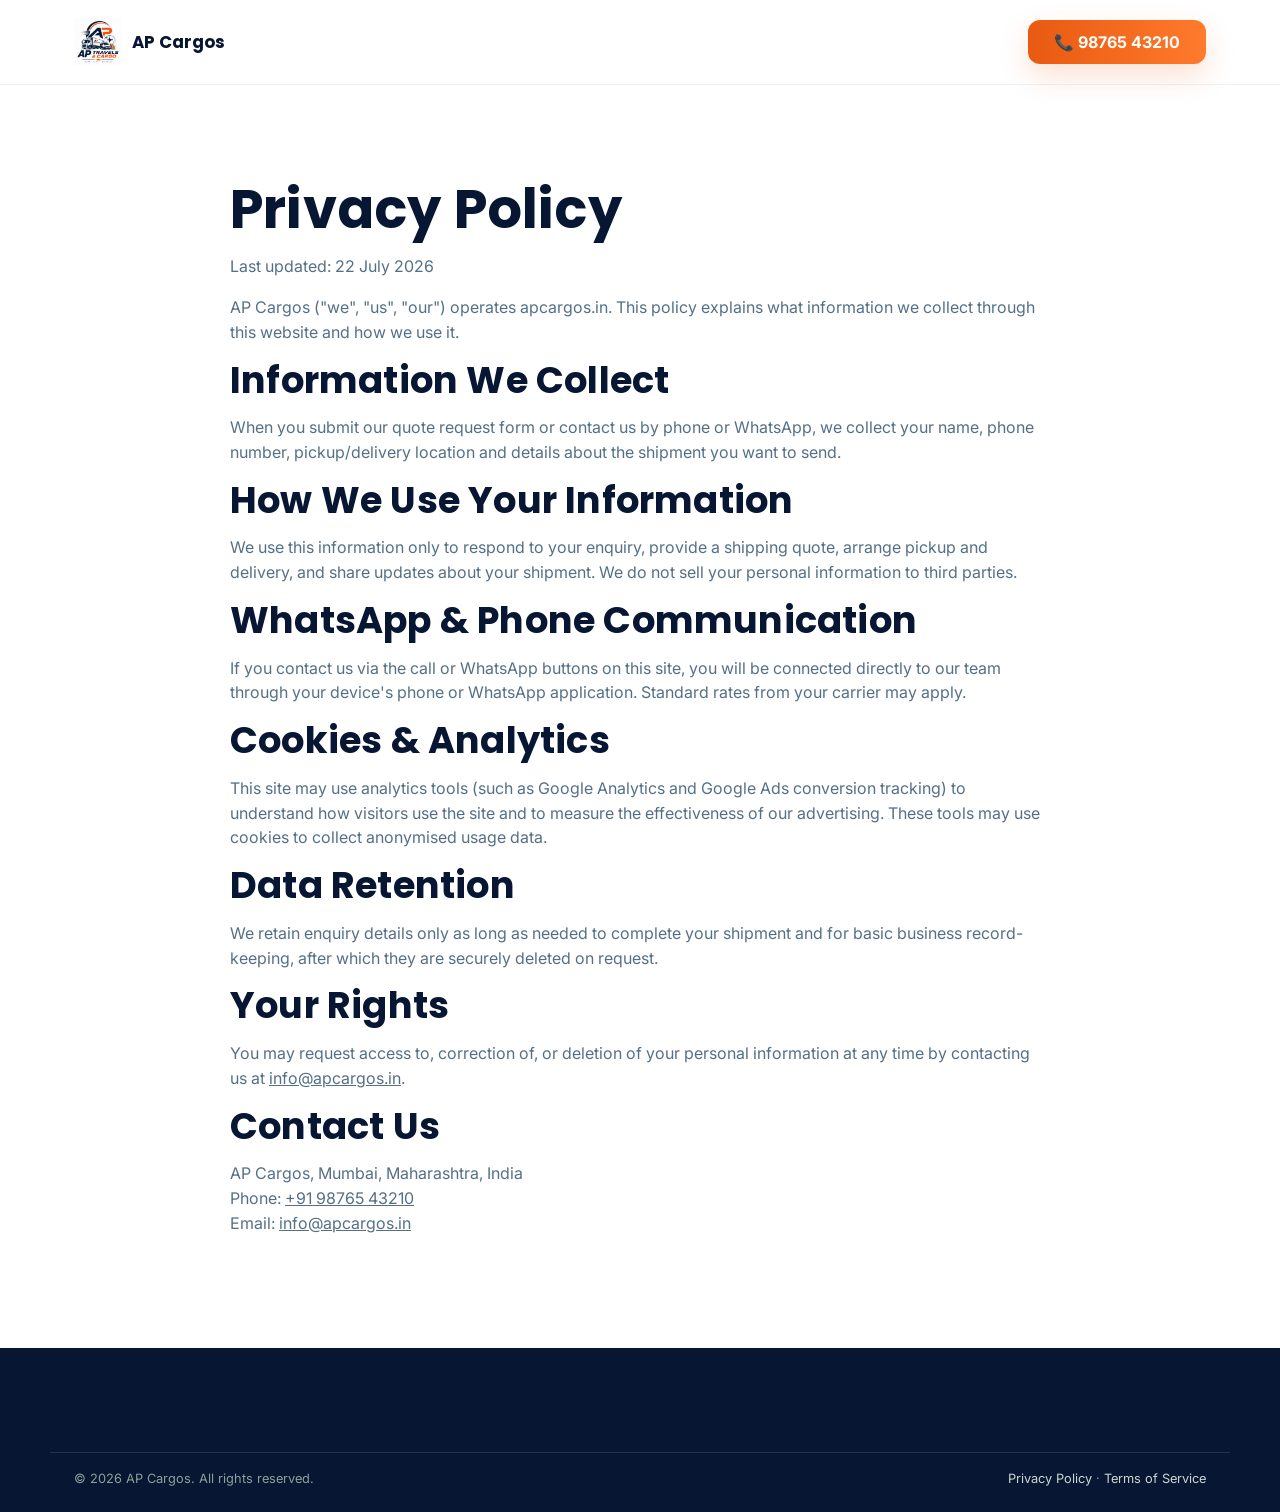
<file: privacy-policy.html>
<!DOCTYPE html>
<html lang="en-IN">
<head>
  <meta charset="UTF-8">
  <meta name="viewport" content="width=device-width, initial-scale=1.0">
  <title>Privacy Policy | AP Cargos</title>
  <meta name="description" content="Read AP Cargos' privacy policy to understand how we collect, use and protect your personal information when you request a cargo quote.">
  <meta name="robots" content="index, follow">
  <link rel="canonical" href="https://apcargos.in/privacy-policy.html">
  <link rel="icon" href="/favicon.svg" type="image/svg+xml">
  <link rel="manifest" href="/manifest.json">
  <meta name="theme-color" content="#16233A">
  <link rel="preconnect" href="https://fonts.googleapis.com">
  <link rel="preconnect" href="https://fonts.gstatic.com" crossorigin>
  <link href="https://fonts.googleapis.com/css2?family=Poppins:wght@400;600;700&family=Inter:wght@400;600;700&display=swap" rel="stylesheet">
  <link rel="stylesheet" href="/css/styles.css">
</head>
<body>
  <header class="site-header">
    <div class="site-header__inner">
      <a href="/" class="logo" aria-label="AP Cargos — home">
        <img src="/images/logo.png" alt="AP Cargos logo" class="site-logo" width="48" height="48" loading="eager">
        <span class="brand-text">AP Cargos</span>
      </a>
      <div class="header-cta"><a href="tel:+919876543210" class="btn btn-call">📞 98765 43210</a></div>
    </div>
  </header>
  <main id="main" class="container section" style="max-width:820px;">
    <h1>Privacy Policy</h1>
    <p>Last updated: 22 July 2026</p>
    <p>AP Cargos ("we", "us", "our") operates apcargos.in. This policy explains what information we collect through this website and how we use it.</p>

    <h2>Information We Collect</h2>
    <p>When you submit our quote request form or contact us by phone or WhatsApp, we collect your name, phone number, pickup/delivery location and details about the shipment you want to send.</p>

    <h2>How We Use Your Information</h2>
    <p>We use this information only to respond to your enquiry, provide a shipping quote, arrange pickup and delivery, and share updates about your shipment. We do not sell your personal information to third parties.</p>

    <h2>WhatsApp &amp; Phone Communication</h2>
    <p>If you contact us via the call or WhatsApp buttons on this site, you will be connected directly to our team through your device's phone or WhatsApp application. Standard rates from your carrier may apply.</p>

    <h2>Cookies &amp; Analytics</h2>
    <p>This site may use analytics tools (such as Google Analytics and Google Ads conversion tracking) to understand how visitors use the site and to measure the effectiveness of our advertising. These tools may use cookies to collect anonymised usage data.</p>

    <h2>Data Retention</h2>
    <p>We retain enquiry details only as long as needed to complete your shipment and for basic business record-keeping, after which they are securely deleted on request.</p>

    <h2>Your Rights</h2>
    <p>You may request access to, correction of, or deletion of your personal information at any time by contacting us at <a href="mailto:info@apcargos.in">info@apcargos.in</a>.</p>

    <h2>Contact Us</h2>
    <p>AP Cargos, Mumbai, Maharashtra, India<br>Phone: <a href="tel:+919876543210">+91 98765 43210</a><br>Email: <a href="mailto:info@apcargos.in">info@apcargos.in</a></p>
  </main>
  <footer class="site-footer">
    <div class="container footer-bottom">
      <span>© 2026 AP Cargos. All rights reserved.</span>
      <span><a href="/privacy-policy.html">Privacy Policy</a> · <a href="/terms.html">Terms of Service</a></span>
    </div>
  </footer>
</body>
</html>
</file>
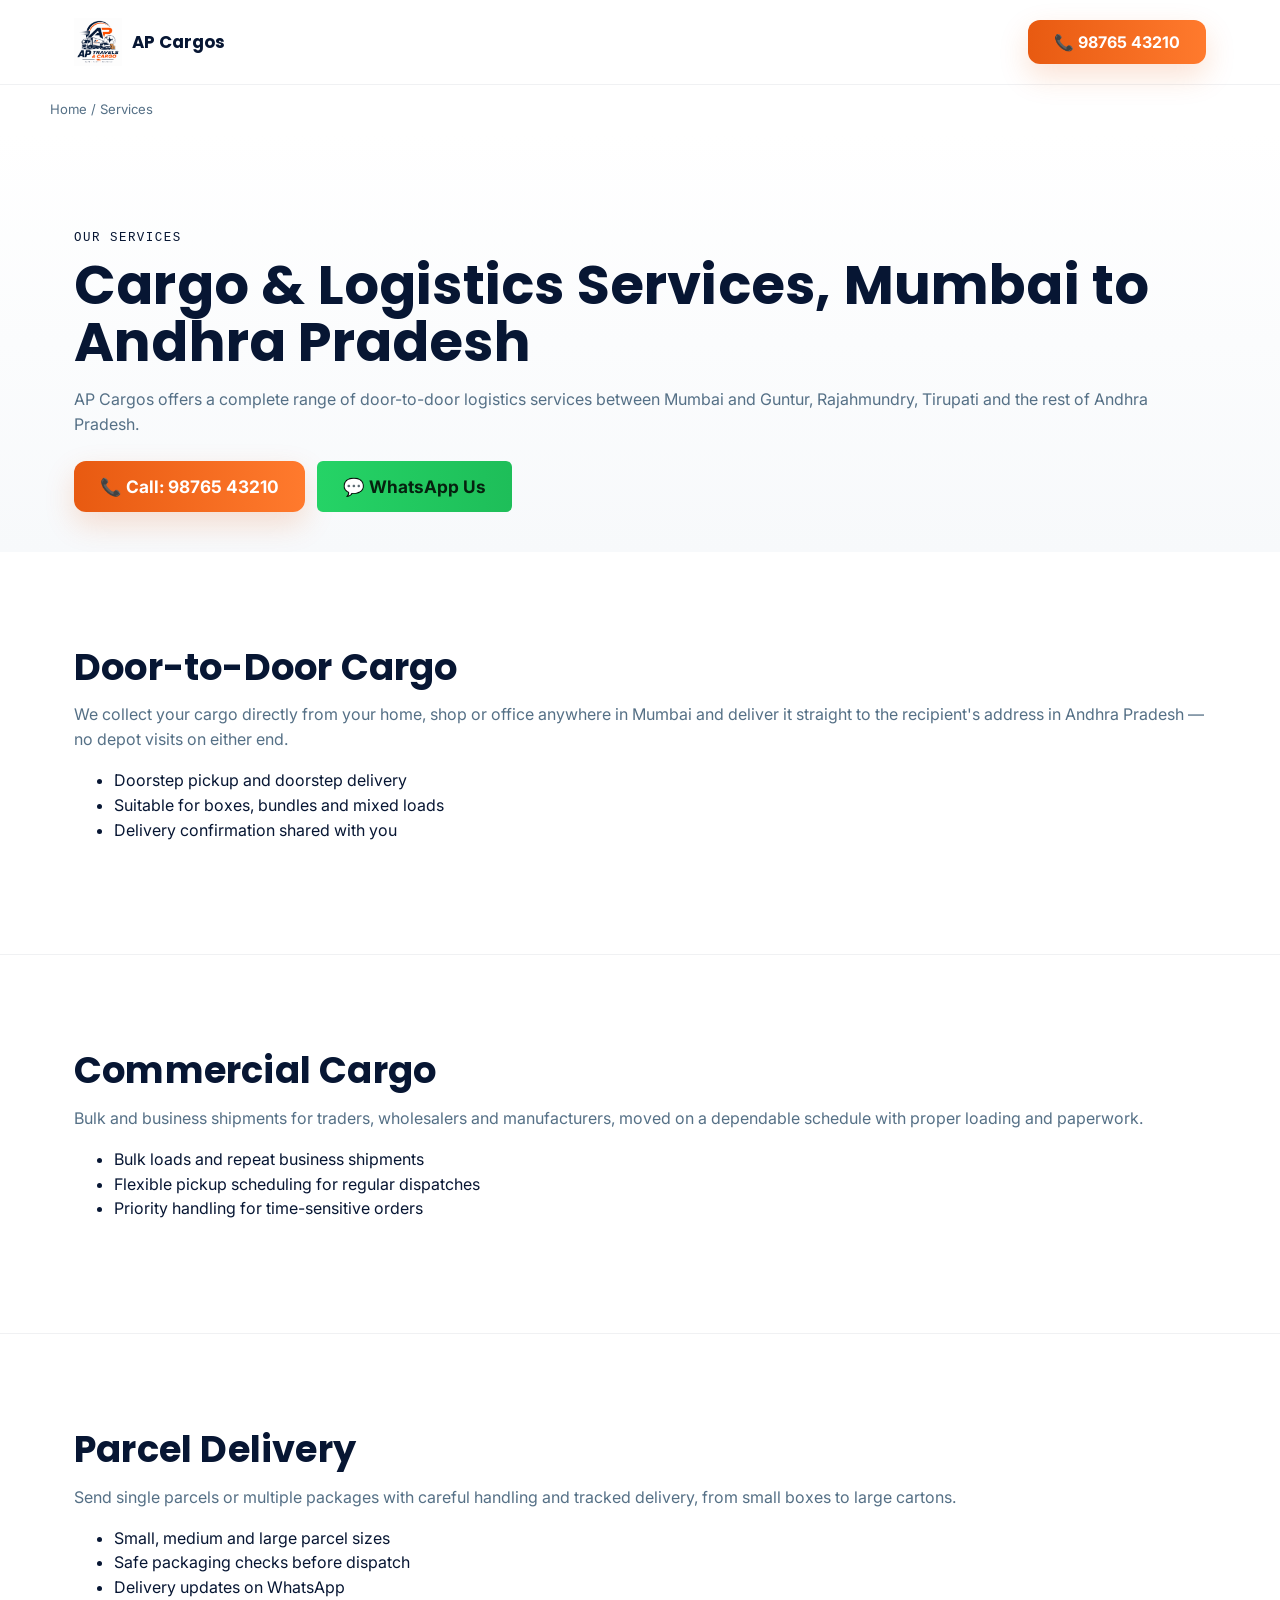
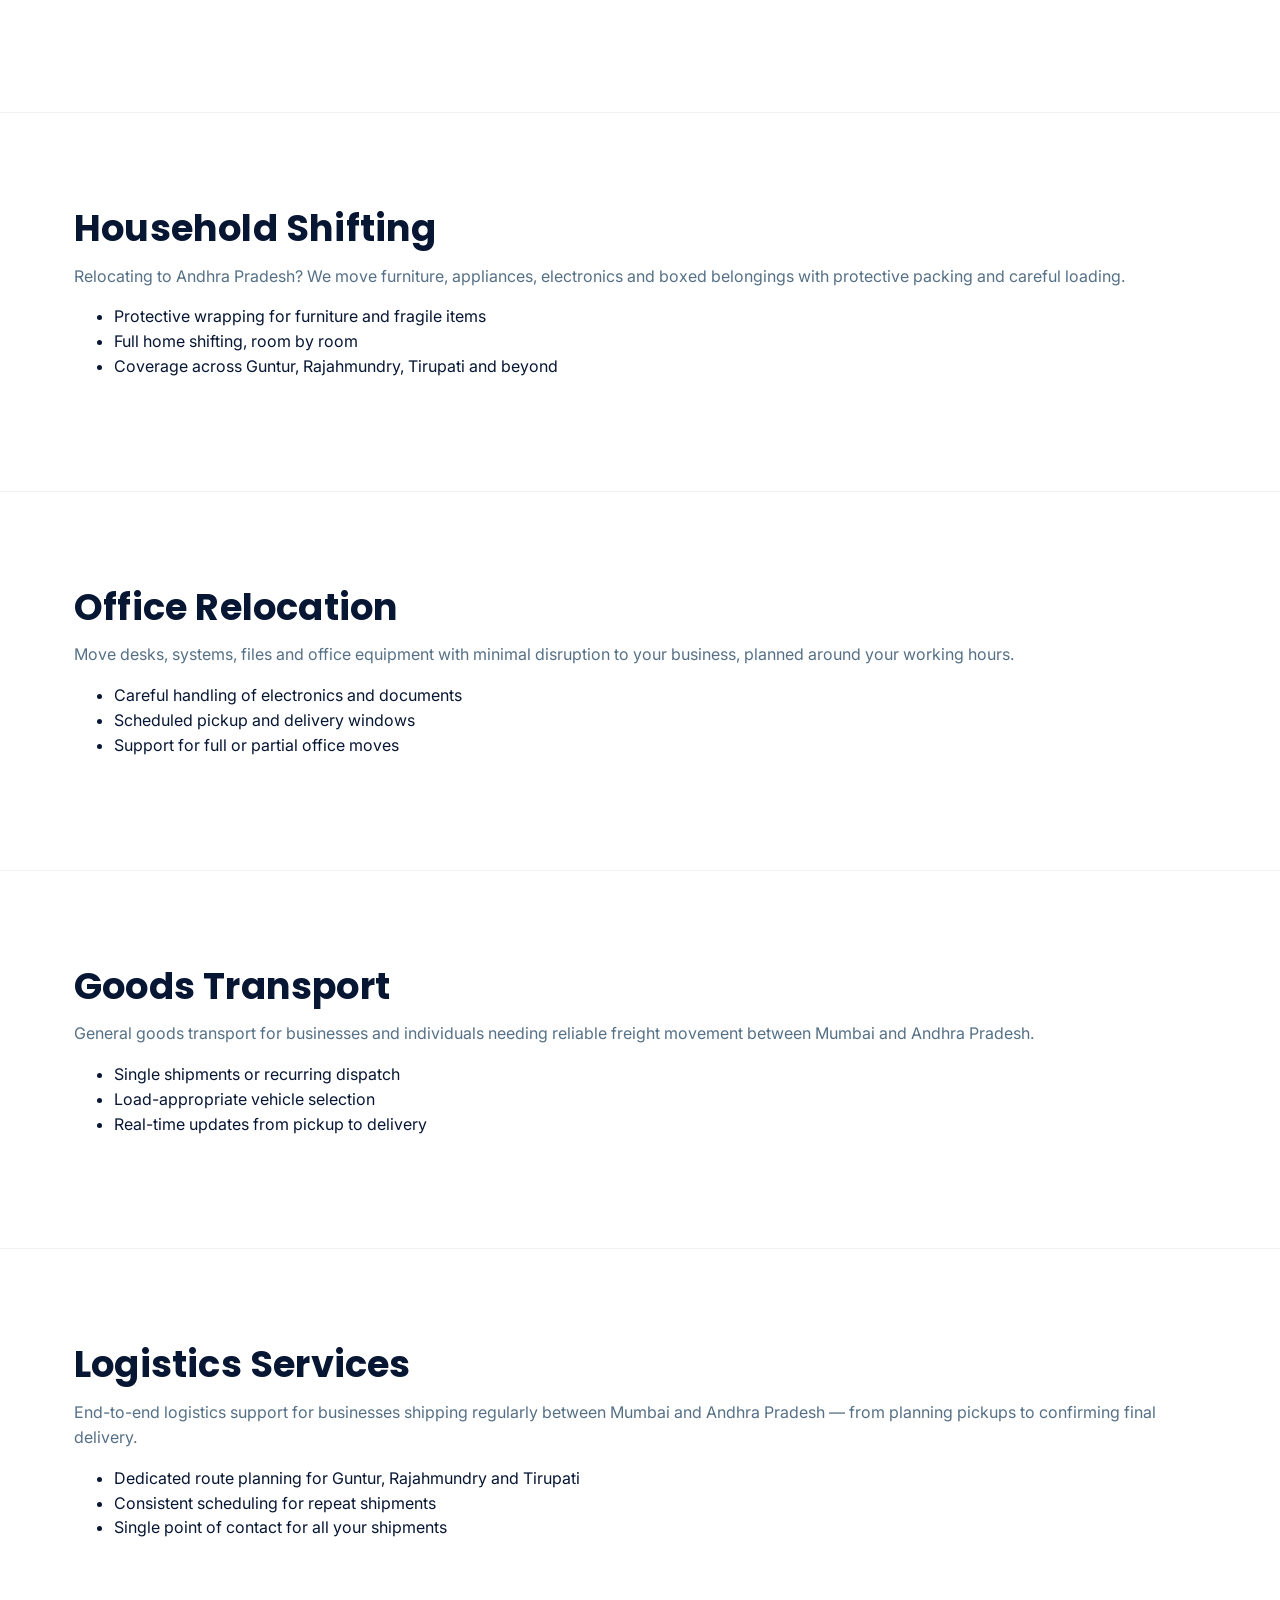
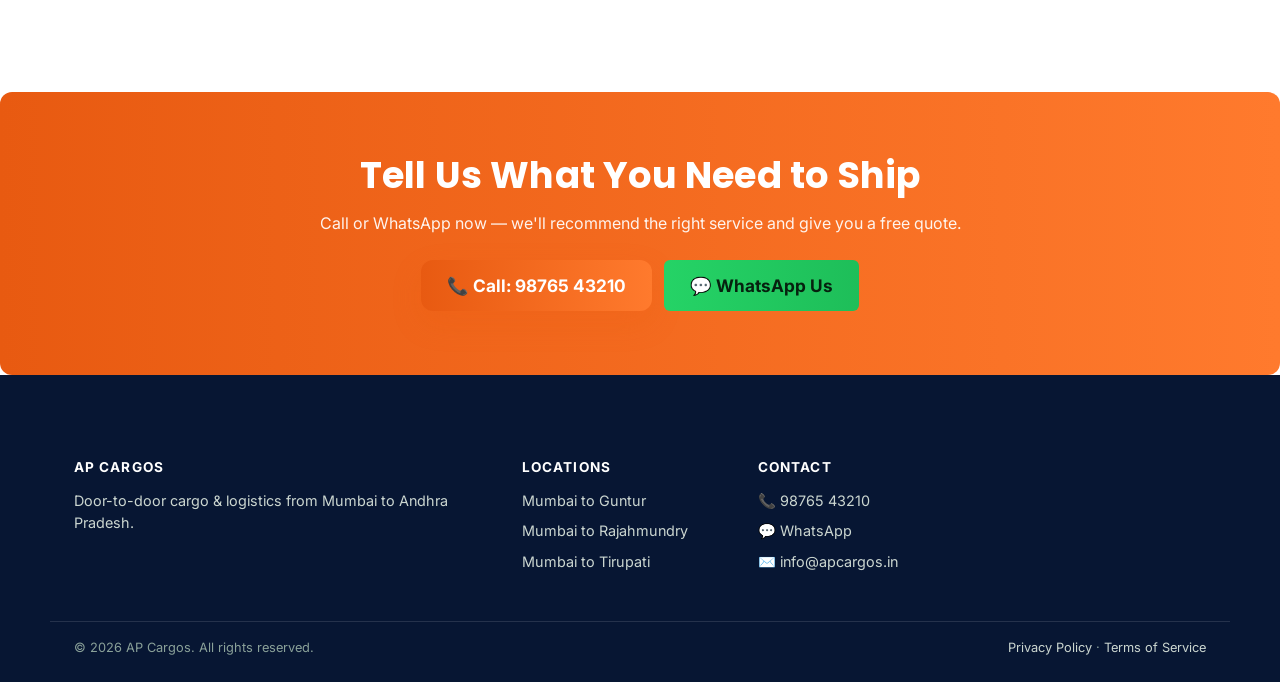
<file: services.html>
<!DOCTYPE html>
<html lang="en-IN">
<head>
  <meta charset="UTF-8">
  <meta name="viewport" content="width=device-width, initial-scale=1.0">
  <title>Cargo &amp; Logistics Services Mumbai to Andhra Pradesh | AP Cargos</title>
  <meta name="description" content="Explore AP Cargos' full range of services: door-to-door cargo, commercial cargo, parcel delivery, household shifting, office relocation, goods transport &amp; logistics.">
  <meta name="robots" content="index, follow, max-image-preview:large">
  <link rel="canonical" href="https://apcargos.in/services.html">

  <meta property="og:type" content="website">
  <meta property="og:site_name" content="AP Cargos">
  <meta property="og:title" content="Cargo &amp; Logistics Services | AP Cargos">
  <meta property="og:description" content="Door-to-door cargo, commercial cargo, parcel delivery, household shifting, office relocation, goods transport &amp; logistics from Mumbai to Andhra Pradesh.">
  <meta property="og:url" content="https://apcargos.in/services.html">
  <meta property="og:image" content="https://apcargos.in/images/logo.png">
  <meta property="og:locale" content="en_IN">

  <meta name="twitter:card" content="summary_large_image">
  <meta name="twitter:title" content="Cargo &amp; Logistics Services | AP Cargos">
  <meta name="twitter:description" content="Door-to-door cargo, household shifting, office relocation &amp; logistics from Mumbai to Andhra Pradesh.">
  <meta name="twitter:image" content="https://apcargos.in/images/logo.png">

  <link rel="icon" href="/favicon.svg" type="image/svg+xml">
  <link rel="manifest" href="/manifest.json">
  <meta name="theme-color" content="#16233A">

  <link rel="preconnect" href="https://fonts.googleapis.com">
  <link rel="preconnect" href="https://fonts.gstatic.com" crossorigin>
  <link href="https://fonts.googleapis.com/css2?family=Poppins:wght@400;600;700&family=Inter:wght@400;600;700&display=swap" rel="stylesheet">
  <link rel="stylesheet" href="/css/styles.css">

  <script type="application/ld+json">
  {
    "@context": "https://schema.org",
    "@type": "BreadcrumbList",
    "itemListElement": [
      { "@type": "ListItem", "position": 1, "name": "Home", "item": "https://apcargos.in/" },
      { "@type": "ListItem", "position": 2, "name": "Services", "item": "https://apcargos.in/services.html" }
    ]
  }
  </script>
</head>
<body>
  <a href="#main" class="skip-link">Skip to main content</a>
  <header class="site-header">
    <div class="site-header__inner">
      <a href="/" class="logo" aria-label="AP Cargos — home">
        <img src="/images/logo.png" alt="AP Cargos logo" class="site-logo" width="48" height="48" loading="eager">
        <span class="brand-text">AP Cargos</span>
      </a>
      <div class="header-cta"><a href="tel:+919876543210" class="btn btn-call">📞 98765 43210</a></div>
    </div>
  </header>
  <nav class="container breadcrumb" aria-label="Breadcrumb"><a href="/">Home</a> / <span>Services</span></nav>

  <main id="main">
    <section class="hero">
      <div class="container">
        <span class="eyebrow">Our Services</span>
        <h1>Cargo &amp; Logistics Services, Mumbai to Andhra Pradesh</h1>
        <p>AP Cargos offers a complete range of door-to-door logistics services between Mumbai and Guntur, Rajahmundry, Tirupati and the rest of Andhra Pradesh.</p>
        <div class="hero-cta-row">
          <a href="tel:+919876543210" class="btn btn-call btn-lg">📞 Call: 98765 43210</a>
          <a href="https://wa.me/919876543210?text=Hi%20AP%20Cargos%2C%20I%20want%20to%20know%20more%20about%20your%20services." class="btn btn-whatsapp btn-lg" target="_blank" rel="noopener">💬 WhatsApp Us</a>
        </div>
      </div>
    </section>

    <section class="section" id="door-to-door-cargo">
      <div class="container">
        <h2>Door-to-Door Cargo</h2>
        <p>We collect your cargo directly from your home, shop or office anywhere in Mumbai and deliver it straight to the recipient's address in Andhra Pradesh — no depot visits on either end.</p>
        <ul>
          <li>Doorstep pickup and doorstep delivery</li>
          <li>Suitable for boxes, bundles and mixed loads</li>
          <li>Delivery confirmation shared with you</li>
        </ul>
      </div>
    </section>

    <section class="section section--alt" id="commercial-cargo">
      <div class="container">
        <h2>Commercial Cargo</h2>
        <p>Bulk and business shipments for traders, wholesalers and manufacturers, moved on a dependable schedule with proper loading and paperwork.</p>
        <ul>
          <li>Bulk loads and repeat business shipments</li>
          <li>Flexible pickup scheduling for regular dispatches</li>
          <li>Priority handling for time-sensitive orders</li>
        </ul>
      </div>
    </section>

    <section class="section" id="parcel-delivery">
      <div class="container">
        <h2>Parcel Delivery</h2>
        <p>Send single parcels or multiple packages with careful handling and tracked delivery, from small boxes to large cartons.</p>
        <ul>
          <li>Small, medium and large parcel sizes</li>
          <li>Safe packaging checks before dispatch</li>
          <li>Delivery updates on WhatsApp</li>
        </ul>
      </div>
    </section>

    <section class="section section--alt" id="household-shifting">
      <div class="container">
        <h2>Household Shifting</h2>
        <p>Relocating to Andhra Pradesh? We move furniture, appliances, electronics and boxed belongings with protective packing and careful loading.</p>
        <ul>
          <li>Protective wrapping for furniture and fragile items</li>
          <li>Full home shifting, room by room</li>
          <li>Coverage across Guntur, Rajahmundry, Tirupati and beyond</li>
        </ul>
      </div>
    </section>

    <section class="section" id="office-relocation">
      <div class="container">
        <h2>Office Relocation</h2>
        <p>Move desks, systems, files and office equipment with minimal disruption to your business, planned around your working hours.</p>
        <ul>
          <li>Careful handling of electronics and documents</li>
          <li>Scheduled pickup and delivery windows</li>
          <li>Support for full or partial office moves</li>
        </ul>
      </div>
    </section>

    <section class="section section--alt" id="goods-transport">
      <div class="container">
        <h2>Goods Transport</h2>
        <p>General goods transport for businesses and individuals needing reliable freight movement between Mumbai and Andhra Pradesh.</p>
        <ul>
          <li>Single shipments or recurring dispatch</li>
          <li>Load-appropriate vehicle selection</li>
          <li>Real-time updates from pickup to delivery</li>
        </ul>
      </div>
    </section>

    <section class="section" id="logistics-services">
      <div class="container">
        <h2>Logistics Services</h2>
        <p>End-to-end logistics support for businesses shipping regularly between Mumbai and Andhra Pradesh — from planning pickups to confirming final delivery.</p>
        <ul>
          <li>Dedicated route planning for Guntur, Rajahmundry and Tirupati</li>
          <li>Consistent scheduling for repeat shipments</li>
          <li>Single point of contact for all your shipments</li>
        </ul>
      </div>
    </section>

    <section class="cta-band">
      <div class="container">
        <h2>Tell Us What You Need to Ship</h2>
        <p>Call or WhatsApp now — we'll recommend the right service and give you a free quote.</p>
        <div class="hero-cta-row">
          <a href="tel:+919876543210" class="btn btn-call btn-lg">📞 Call: 98765 43210</a>
          <a href="https://wa.me/919876543210?text=Hi%20AP%20Cargos%2C%20I%20want%20a%20quote." class="btn btn-whatsapp btn-lg" target="_blank" rel="noopener">💬 WhatsApp Us</a>
        </div>
      </div>
    </section>
  </main>

  <footer class="site-footer">
    <div class="container footer-grid">
      <div><h4>AP Cargos</h4><p style="color:#cbd6d0;">Door-to-door cargo &amp; logistics from Mumbai to Andhra Pradesh.</p></div>
      <div><h4>Locations</h4><ul><li><a href="/mumbai-to-guntur-cargo.html">Mumbai to Guntur</a></li><li><a href="/mumbai-to-rajahmundry-cargo.html">Mumbai to Rajahmundry</a></li><li><a href="/mumbai-to-tirupati-cargo.html">Mumbai to Tirupati</a></li></ul></div>
      <div><h4>Contact</h4><ul><li><a href="tel:+919876543210">📞 98765 43210</a></li><li><a href="https://wa.me/919876543210">💬 WhatsApp</a></li><li><a href="mailto:info@apcargos.in">✉️ info@apcargos.in</a></li></ul></div>
    </div>
    <div class="container footer-bottom">
      <span>© 2026 AP Cargos. All rights reserved.</span>
      <span><a href="/privacy-policy.html">Privacy Policy</a> · <a href="/terms.html">Terms of Service</a></span>
    </div>
  </footer>

  <div class="mobile-action-bar">
    <a href="tel:+919876543210" class="call">📞 Call Now</a>
    <a href="https://wa.me/919876543210" class="wa" target="_blank" rel="noopener">💬 WhatsApp</a>
  </div>
  <script src="/js/main.js" defer></script>
</body>
</html>
</file>
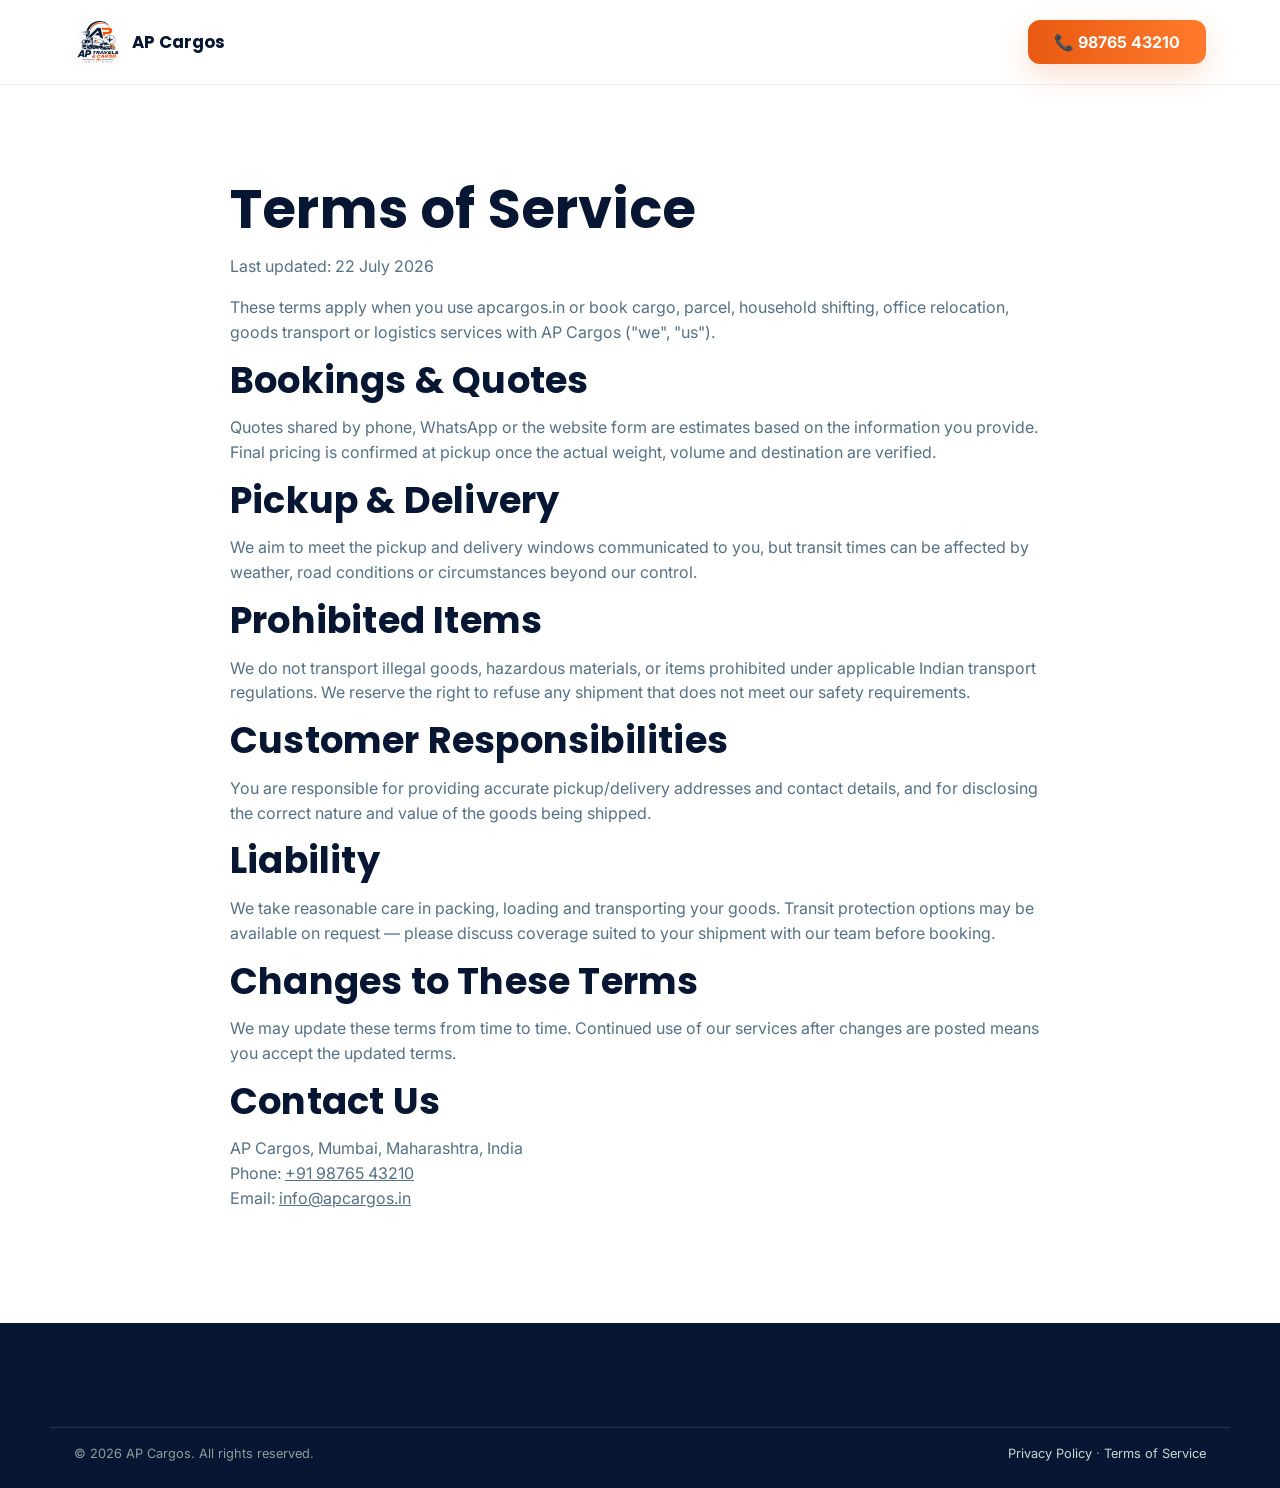
<file: terms.html>
<!DOCTYPE html>
<html lang="en-IN">
<head>
  <meta charset="UTF-8">
  <meta name="viewport" content="width=device-width, initial-scale=1.0">
  <title>Terms of Service | AP Cargos</title>
  <meta name="description" content="Terms of Service for AP Cargos — the conditions that apply when you use apcargos.in and book cargo, parcel or shifting services with us.">
  <meta name="robots" content="index, follow">
  <link rel="canonical" href="https://apcargos.in/terms.html">
  <link rel="icon" href="/favicon.svg" type="image/svg+xml">
  <link rel="manifest" href="/manifest.json">
  <meta name="theme-color" content="#16233A">
  <link rel="preconnect" href="https://fonts.googleapis.com">
  <link rel="preconnect" href="https://fonts.gstatic.com" crossorigin>
    <link href="https://fonts.googleapis.com/css2?family=Poppins:wght@400;600;700&family=Inter:wght@400;600;700&display=swap" rel="stylesheet">
  <link rel="stylesheet" href="/css/styles.css">
</head>
<body>
  <header class="site-header">
    <div class="site-header__inner">
      <a href="/" class="logo" aria-label="AP Cargos — home">
        <img src="/images/logo.png" alt="AP Cargos logo" class="site-logo" width="48" height="48" loading="eager">
        <span class="brand-text">AP Cargos</span>
      </a>
      <div class="header-cta"><a href="tel:+919876543210" class="btn btn-call">📞 98765 43210</a></div>
    </div>
  </header>
  <main id="main" class="container section" style="max-width:820px;">
    <h1>Terms of Service</h1>
    <p>Last updated: 22 July 2026</p>
    <p>These terms apply when you use apcargos.in or book cargo, parcel, household shifting, office relocation, goods transport or logistics services with AP Cargos ("we", "us").</p>

    <h2>Bookings &amp; Quotes</h2>
    <p>Quotes shared by phone, WhatsApp or the website form are estimates based on the information you provide. Final pricing is confirmed at pickup once the actual weight, volume and destination are verified.</p>

    <h2>Pickup &amp; Delivery</h2>
    <p>We aim to meet the pickup and delivery windows communicated to you, but transit times can be affected by weather, road conditions or circumstances beyond our control.</p>

    <h2>Prohibited Items</h2>
    <p>We do not transport illegal goods, hazardous materials, or items prohibited under applicable Indian transport regulations. We reserve the right to refuse any shipment that does not meet our safety requirements.</p>

    <h2>Customer Responsibilities</h2>
    <p>You are responsible for providing accurate pickup/delivery addresses and contact details, and for disclosing the correct nature and value of the goods being shipped.</p>

    <h2>Liability</h2>
    <p>We take reasonable care in packing, loading and transporting your goods. Transit protection options may be available on request — please discuss coverage suited to your shipment with our team before booking.</p>

    <h2>Changes to These Terms</h2>
    <p>We may update these terms from time to time. Continued use of our services after changes are posted means you accept the updated terms.</p>

    <h2>Contact Us</h2>
    <p>AP Cargos, Mumbai, Maharashtra, India<br>Phone: <a href="tel:+919876543210">+91 98765 43210</a><br>Email: <a href="mailto:info@apcargos.in">info@apcargos.in</a></p>
  </main>
  <footer class="site-footer">
    <div class="container footer-bottom">
      <span>© 2026 AP Cargos. All rights reserved.</span>
      <span><a href="/privacy-policy.html">Privacy Policy</a> · <a href="/terms.html">Terms of Service</a></span>
    </div>
  </footer>
</body>
</html>
</file>
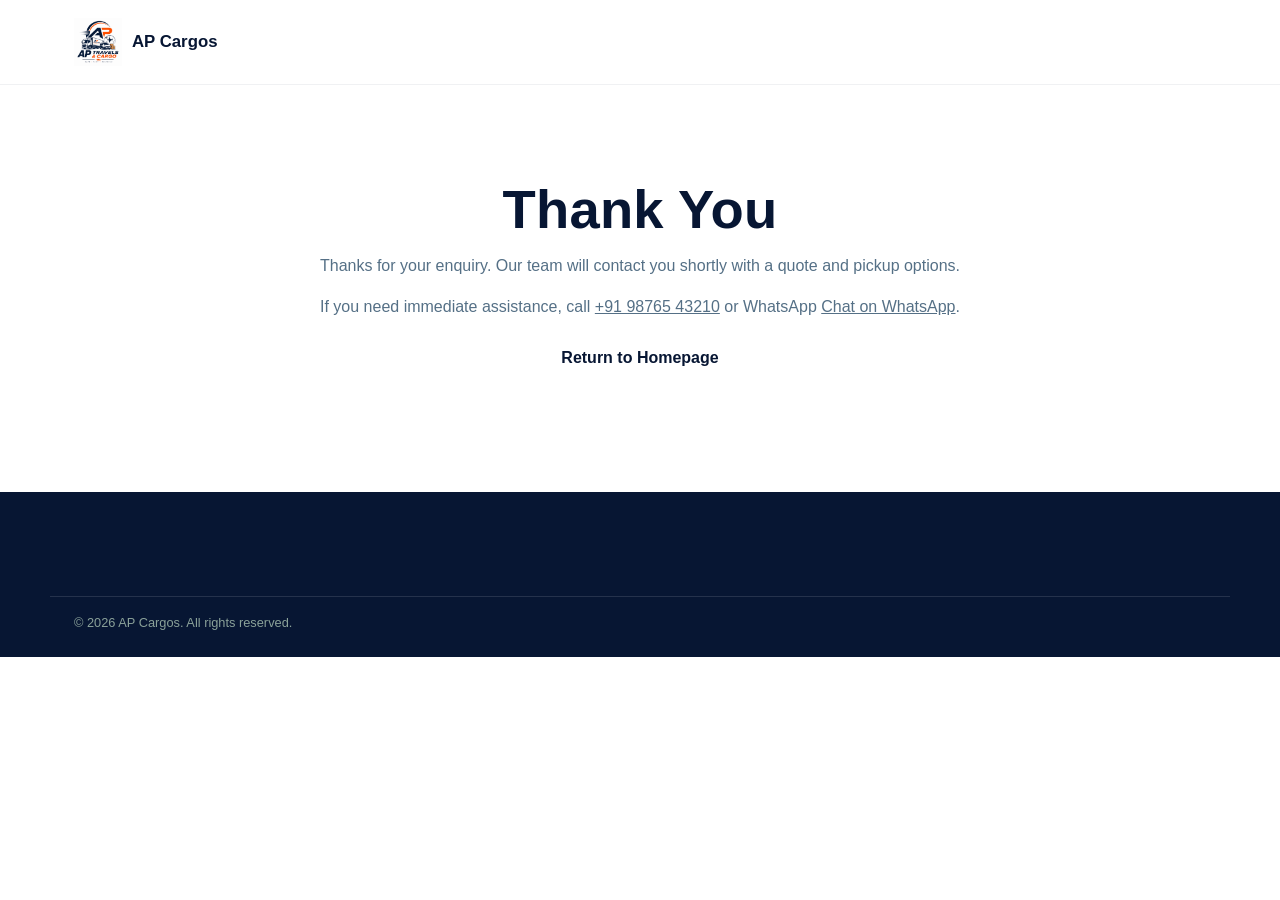
<file: thank-you.html>
<!DOCTYPE html>
<html lang="en-IN">
<head>
  <meta charset="UTF-8">
  <meta name="viewport" content="width=device-width, initial-scale=1.0">
  <title>Thank You — AP Cargos</title>
  <meta name="description" content="Thanks for getting in touch — AP Cargos will contact you shortly with a cargo quote and pickup details.">
  <link rel="canonical" href="https://apcargos.in/thank-you.html">
  <meta name="robots" content="noindex">
  <link rel="icon" href="/favicon.svg" type="image/svg+xml">
  <link rel="stylesheet" href="/css/styles.css">
</head>
<body>
  <header class="site-header"><div class="site-header__inner"><a href="/" class="logo" aria-label="AP Cargos — home"><img src="/images/logo.png" alt="AP Cargos logo" class="site-logo" width="48" height="48" loading="eager"><span class="brand-text">AP Cargos</span></a></div></header>
  <main id="main" class="container section text-center">
    <h1>Thank You</h1>
    <p>Thanks for your enquiry. Our team will contact you shortly with a quote and pickup options.</p>
    <p>If you need immediate assistance, call <a href="tel:+919876543210">+91 98765 43210</a> or WhatsApp <a href="https://wa.me/919876543210">Chat on WhatsApp</a>.</p>
    <p><a href="/" class="btn btn-outline">Return to Homepage</a></p>
  </main>
  <footer class="site-footer"><div class="container footer-bottom"><span>© 2026 AP Cargos. All rights reserved.</span></div></footer>
</body>
</html>
</file>
<file: css/styles.css>
/* ==========================================================================
   AP CARGOS — Design Tokens & Core Styles
   Signature: the "Route Board" — a highway destination-sign strip that
   states real transit facts (Mumbai → destination, distance, ETA), styled
   after truck depot signage. Function first, decoration second.
   ========================================================================== */

:root {
  /* Color */
  --color-bg: #FFFFFF;
  --color-surface: rgba(255,255,255,0.7);
  --color-ink: #071633; /* deep navy */
  --color-ink-muted: #557086;
  --color-accent: #E85A11; /* orange */
  --color-accent-2: #FF7A2D;
  --color-accent-dark: #C44A05;
  --color-success: #0E7C66;
  --color-border: rgba(9,25,48,0.06);
  --color-board-bg: #071633;
  --color-board-text: #FFC94D;

  /* Type */
  --font-display: "Poppins", "Barlow Condensed", sans-serif;
  --font-body: "Inter", -apple-system, BlinkMacSystemFont, "Segoe UI", sans-serif;
  --font-mono: "IBM Plex Mono", "SFMono-Regular", Consolas, monospace;

  /* Scale */
  --space-1: 0.5rem;
  --space-2: 1rem;
  --space-3: 1.5rem;
  --space-4: 2.5rem;
  --space-5: 4rem;
  --space-6: 6rem;
  --radius: 10px;
  --radius-sm: 6px;
  --max-width: 1180px;
  --shadow-card: 0 6px 22px rgba(9,25,48,0.08), 0 2px 6px rgba(9,25,48,0.04);
  --glass-shadow: 0 8px 30px rgba(7,22,51,0.12);
}

* { box-sizing: border-box; }
html { scroll-behavior: smooth; }
@media (prefers-reduced-motion: reduce) {
  html { scroll-behavior: auto; }
  *, *::before, *::after { animation-duration: 0.01ms !important; animation-iteration-count: 1 !important; transition-duration: 0.01ms !important; }
}

body {
  margin: 0;
  font-family: var(--font-body);
  color: var(--color-ink);
  background: var(--color-bg);
  line-height: 1.55;
  -webkit-font-smoothing: antialiased;
}

img { max-width: 100%; display: block; }
a { color: inherit; }

h1, h2, h3 {
  font-family: var(--font-display);
  font-weight: 700;
  line-height: 1.05;
  letter-spacing: 0.2px;
  margin: 0 0 var(--space-2);
}
h1 { font-size: clamp(2.1rem, 5vw, 3.4rem); }
h2 { font-size: clamp(1.6rem, 3.4vw, 2.3rem); }
h3 { font-size: 1.25rem; }
p { margin: 0 0 var(--space-2); color: var(--color-ink-muted); }

.container { max-width: var(--max-width); margin: 0 auto; padding: 0 var(--space-3); }
.section { padding: var(--space-6) 0; }
.section--tight { padding: var(--space-5) 0; }
.section--alt { background: var(--color-surface); border-top: 1px solid var(--color-border); border-bottom: 1px solid var(--color-border); }

.eyebrow {
  font-family: var(--font-mono);
  font-size: 0.78rem;
  letter-spacing: 0.12em;
  text-transform: uppercase;
  color: var(--color-route-dark);
  display: block;
  margin-bottom: var(--space-1);
}

/* Skip link */
.skip-link {
  position: absolute; left: -999px; top: 0; background: var(--color-ink); color: #fff;
  padding: 10px 16px; z-index: 1000; border-radius: 0 0 6px 0;
}
.skip-link:focus { left: 0; }

/* Focus visibility */
a:focus-visible, button:focus-visible, input:focus-visible, textarea:focus-visible, select:focus-visible {
  outline: 3px solid var(--color-route);
  outline-offset: 2px;
}

/* ---------- Header ---------- */
.site-header {
  position: sticky; top: 0; z-index: 500;
  background: rgba(246,245,242,0.94);
  backdrop-filter: saturate(160%) blur(6px);
  border-bottom: 1px solid var(--color-border);
}
.site-header__inner {
  max-width: var(--max-width); margin: 0 auto; padding: 12px var(--space-3);
  display: flex; align-items: center; justify-content: space-between; gap: var(--space-2);
}
.logo { display: flex; align-items: center; gap: 10px; text-decoration: none; font-family: var(--font-display); font-weight: 700; font-size: 1.35rem; color: var(--color-ink); }
.logo-mark { width: 34px; height: 34px; flex: none; }
.site-logo { width: 48px; height: 48px; object-fit: contain; display: inline-block; flex: none; }
.brand-text { font-family: var(--font-display); font-weight: 700; font-size: 1.05rem; color: var(--color-ink); }

/* Header: transparent on top, solid when scrolled */
.site-header {
  position: sticky; top: 0; z-index: 500;
  transition: background-color .28s ease, box-shadow .28s ease, padding .28s ease;
  background: linear-gradient(180deg, rgba(255,255,255,0.02), rgba(255,255,255,0.02));
}
.site-header.scrolled { background: #ffffff; box-shadow: 0 6px 20px rgba(9,25,48,0.06); }

.site-header__inner { padding: 18px var(--space-3); }
.nav-links { display: flex; gap: var(--space-3); list-style: none; margin: 0; padding: 0; }
.nav-links a { text-decoration: none; font-size: 0.95rem; font-weight: 600; color: var(--color-ink-muted); }
.nav-links a:hover { color: var(--color-route); }
.header-cta { display: flex; align-items: center; gap: 10px; }
.nav-toggle { display: none; }

@media (max-width: 860px) {
  .nav-links { display: none; }
}

/* ---------- Buttons ---------- */
.btn {
  display: inline-flex; align-items: center; justify-content: center; gap: 8px;
  font-family: var(--font-body); font-weight: 700; font-size: 1rem;
  padding: 14px 22px; border-radius: var(--radius-sm); text-decoration: none;
  border: 0; cursor: pointer; transition: transform .18s cubic-bezier(.2,.9,.3,1), box-shadow .18s ease;
  line-height: 1;
}
.btn:hover { transform: translateY(-4px); box-shadow: 0 14px 40px rgba(9,25,48,0.08); }
.btn:active { transform: translateY(-2px); }
.btn-call {
  background: linear-gradient(90deg,var(--color-accent),var(--color-accent-2)); color: #fff; box-shadow: 0 12px 30px rgba(232,89,12,0.18);
  padding: 14px 26px; border-radius: 12px;
}
.btn-whatsapp { background: linear-gradient(90deg,#25D366,#1EBE59); color: #06210F; }
.btn-outline {
  background: transparent; color: var(--color-ink); border-color: var(--color-ink);
}
.btn-outline:hover { background: var(--color-ink); color: #fff; }
.btn-block { width: 100%; }
.btn-lg { padding: 17px 26px; font-size: 1.08rem; }

/* Sticky mobile action bar (Call + WhatsApp) — critical for Ads conversion */
.mobile-action-bar {
  position: fixed; left: 0; right: 0; bottom: 0; z-index: 600;
  display: none; grid-template-columns: 1fr 1fr;
  border-top: 1px solid rgba(9,25,48,0.06);
  box-shadow: 0 -8px 36px rgba(7,22,51,0.08);
}
.mobile-action-bar a {
  display: flex; align-items: center; justify-content: center; gap: 8px;
  padding: 15px 10px; font-weight: 700; text-decoration: none; font-size: 0.98rem;
}
.mobile-action-bar .call { background: var(--color-route); color: #fff; }
.mobile-action-bar .wa { background: #25D366; color: #06210F; }
@media (max-width: 720px) {
  .mobile-action-bar { display: grid; }
  body { padding-bottom: 58px; }
}

/* ---------- Hero ---------- */
.hero {
  padding: var(--space-6) 0 var(--space-4);
  position: relative; overflow: hidden;
  background: linear-gradient(180deg,#FFFFFF 0%, #f7f9fb 100%);
  isolation: isolate;
}
.hero__grid { display: grid; grid-template-columns: 1.15fr 0.85fr; gap: var(--space-5); align-items: start; }
@media (max-width: 940px) { .hero__grid { grid-template-columns: 1fr; } }

.trust-row { display: flex; flex-wrap: wrap; gap: 10px; margin: var(--space-2) 0 var(--space-3); }
.trust-chip {
  display: inline-flex; align-items: center; gap: 10px;
  font-size: 0.9rem; font-weight: 700; color: var(--color-ink);
  background: linear-gradient(180deg, rgba(255,255,255,0.9), rgba(255,255,255,0.75));
  padding: 8px 14px; border-radius: 999px; border: 1px solid rgba(9,25,48,0.06);
  box-shadow: 0 6px 18px rgba(9,25,48,0.04);
}
.trust-chip svg { width: 14px; height: 14px; color: var(--color-confirm); flex: none; }

.hero-cta-row { display: flex; flex-wrap: wrap; gap: 12px; margin-top: var(--space-3); }

/* ---------- Route Board (signature element) ---------- */
.route-board {
  background: linear-gradient(180deg,#071633,#0d2747);
  border-radius: 14px;
  padding: var(--space-3);
  color: var(--color-board-text);
  font-family: var(--font-mono);
  box-shadow: 0 12px 36px rgba(7,22,51,0.28);
}
.route-board__label { font-size: 0.72rem; letter-spacing: 0.12em; opacity: 0.75; text-transform: uppercase; margin-bottom: 10px; color: #cfead9; }
.route-board__row {
  display: flex; align-items: center; justify-content: space-between;
  padding: 10px 0; border-bottom: 1px dashed rgba(255,201,77,0.25);
  font-size: 1rem;
}
.route-board__row:last-child { border-bottom: none; }
.route-board__dest { display: flex; align-items: center; gap: 10px; }
.route-board__dot { width: 8px; height: 8px; border-radius: 50%; background: var(--color-board-text); flex: none; }
.route-board__eta { color: #fff; font-weight: 700; }

/* ---------- Lead Form ---------- */
.lead-form-card {
  background: linear-gradient(180deg, rgba(255,255,255,0.72), rgba(255,255,255,0.6));
  border: 1px solid rgba(9,25,48,0.06);
  backdrop-filter: blur(6px) saturate(120%);
  border-radius: 14px; padding: var(--space-3); box-shadow: var(--glass-shadow);
  transition: transform .24s cubic-bezier(.2,.9,.3,1), box-shadow .24s ease;
}
.lead-form-card:hover { transform: translateY(-6px); box-shadow: 0 18px 48px rgba(7,22,51,0.12); }
.lead-form-card h3 { margin-bottom: 4px; }
.form-sub { font-size: 0.9rem; margin-bottom: var(--space-2); }
.field { margin-bottom: 14px; }
.field label { display: block; font-size: 0.85rem; font-weight: 700; margin-bottom: 6px; }
.field input, .field select, .field textarea {
  width: 100%; padding: 12px 14px; border: 1.5px solid var(--color-border);
  border-radius: var(--radius-sm); font-size: 1rem; font-family: var(--font-body);
  background: #fff; color: var(--color-ink);
}
.field input:focus, .field select:focus, .field textarea:focus { border-color: var(--color-route); }
.form-note { font-size: 0.78rem; color: var(--color-ink-muted); margin-top: 10px; text-align: center; }
.form-status { font-size: 0.9rem; margin-top: 10px; display: none; }
.form-status.show { display: block; }

/* ---------- Cards / Grids ---------- */
.grid { display: grid; gap: var(--space-3); }
.grid-3 { grid-template-columns: repeat(3, 1fr); }
.grid-4 { grid-template-columns: repeat(4, 1fr); }
@media (max-width: 940px) { .grid-3, .grid-4 { grid-template-columns: repeat(2, 1fr); } }
@media (max-width: 600px) { .grid-3, .grid-4 { grid-template-columns: 1fr; } }

.card {
  background: #fff; border: 1px solid rgba(9,25,48,0.04);
  border-radius: 12px; padding: var(--space-3); box-shadow: 0 10px 30px rgba(9,25,48,0.06);
  transition: transform .2s cubic-bezier(.2,.9,.3,1), box-shadow .24s ease;
}
.card:hover { transform: translateY(-8px); box-shadow: 0 22px 54px rgba(9,25,48,0.10); }
.card__icon { width: 42px; height: 42px; color: var(--color-route); margin-bottom: 10px; }
.card ul { margin: 10px 0 0; padding-left: 1.1em; color: var(--color-ink-muted); font-size: 0.93rem; }
.card li { margin-bottom: 4px; }

/* ---------- Steps ---------- */
.steps { counter-reset: step; }
.step { display: flex; gap: 16px; padding: var(--space-2) 0; border-bottom: 1px solid var(--color-border); }
.step:last-child { border-bottom: none; }
.step__num {
  font-family: var(--font-display); font-weight: 700; font-size: 1.5rem;
  color: var(--color-route); flex: none; width: 46px;
}

/* ---------- Testimonials ---------- */
.review-card { background: var(--color-surface); border: 1px solid var(--color-border); border-radius: var(--radius); padding: var(--space-3); }
.review-stars { color: #F2A600; font-size: 1rem; margin-bottom: 8px; letter-spacing: 2px; }
.review-author { display: flex; align-items: center; gap: 10px; margin-top: var(--space-2); }
.review-avatar { width: 38px; height: 38px; border-radius: 50%; background: var(--color-route); color: #fff; display: flex; align-items: center; justify-content: center; font-weight: 700; font-size: 0.85rem; }
.review-meta { font-size: 0.82rem; color: var(--color-ink-muted); }

/* ---------- FAQ ---------- */
.faq-item { border-bottom: 1px solid var(--color-border); }
.faq-item summary {
  cursor: pointer; padding: 18px 4px; font-weight: 700; font-size: 1.03rem;
  list-style: none; display: flex; justify-content: space-between; align-items: center; gap: 12px;
}
.faq-item summary::-webkit-details-marker { display: none; }
.faq-item summary::after { content: "+"; font-size: 1.4rem; color: var(--color-route); flex: none; }
.faq-item[open] summary::after { content: "–"; }
.faq-item p { padding: 0 4px 18px; }

/* ---------- Coverage list ---------- */
.coverage-list { display: flex; flex-wrap: wrap; gap: 10px; }
.coverage-pill {
  background: var(--color-surface); border: 1px solid var(--color-border);
  padding: 8px 14px; border-radius: 999px; font-size: 0.88rem; font-weight: 600;
}

/* ---------- Final CTA band ---------- */
.cta-band { background: var(--color-ink); color: #fff; text-align: center; padding: var(--space-5) 0; }
.cta-band { background: linear-gradient(90deg,var(--color-accent),var(--color-accent-2)); color: #fff; text-align: center; padding: var(--space-5) 0; border-radius: 12px; margin-top: var(--space-4); }
.cta-band h2 { color: #fff; }
.cta-band p { color: rgba(255,255,255,0.92); }
.cta-band .hero-cta-row { justify-content: center; }

/* ---------- Footer ---------- */
.site-footer { background: var(--color-board-bg); color: #cbd6d0; padding: var(--space-5) 0 var(--space-3); font-size: 0.9rem; }
.footer-grid { display: grid; grid-template-columns: 2fr 1fr 1fr 1fr; gap: var(--space-3); }
@media (max-width: 760px) { .footer-grid { grid-template-columns: 1fr 1fr; } }
.site-footer h4 { color: #fff; font-family: var(--font-body); font-size: 0.85rem; text-transform: uppercase; letter-spacing: 0.08em; margin-bottom: 12px; }
.site-footer a { color: #cbd6d0; text-decoration: none; }
.site-footer a:hover { color: var(--color-board-text); }
.site-footer ul { list-style: none; padding: 0; margin: 0; }
.site-footer li { margin-bottom: 8px; }
.footer-bottom { border-top: 1px solid rgba(255,255,255,0.12); margin-top: var(--space-4); padding-top: var(--space-2); display: flex; justify-content: space-between; flex-wrap: wrap; gap: 10px; font-size: 0.8rem; color: #8aa199; }

/* ---------- Breadcrumb ---------- */
.breadcrumb { font-size: 0.82rem; color: var(--color-ink-muted); padding: 14px 0; }
.breadcrumb a { color: var(--color-ink-muted); text-decoration: none; }
.breadcrumb a:hover { color: var(--color-route); }

/* Utility */
.text-center { text-align: center; }
.mt-0 { margin-top: 0; }
.visually-hidden { position: absolute; width: 1px; height: 1px; overflow: hidden; clip: rect(0 0 0 0); white-space: nowrap; }

/* Reveal animations */
.reveal { opacity: 0; transform: translateY(18px) scale(.995); transition: opacity .6s ease, transform .6s cubic-bezier(.2,.9,.3,1); will-change: opacity, transform; }
.reveal.reveal--visible { opacity: 1; transform: none; }

/* Counter */
.counter { font-family: var(--font-display); font-weight: 800; font-size: 1.6rem; color: var(--color-ink); }

@media (max-width: 940px) { .hero__grid { grid-template-columns: 1fr; } }
</file>
